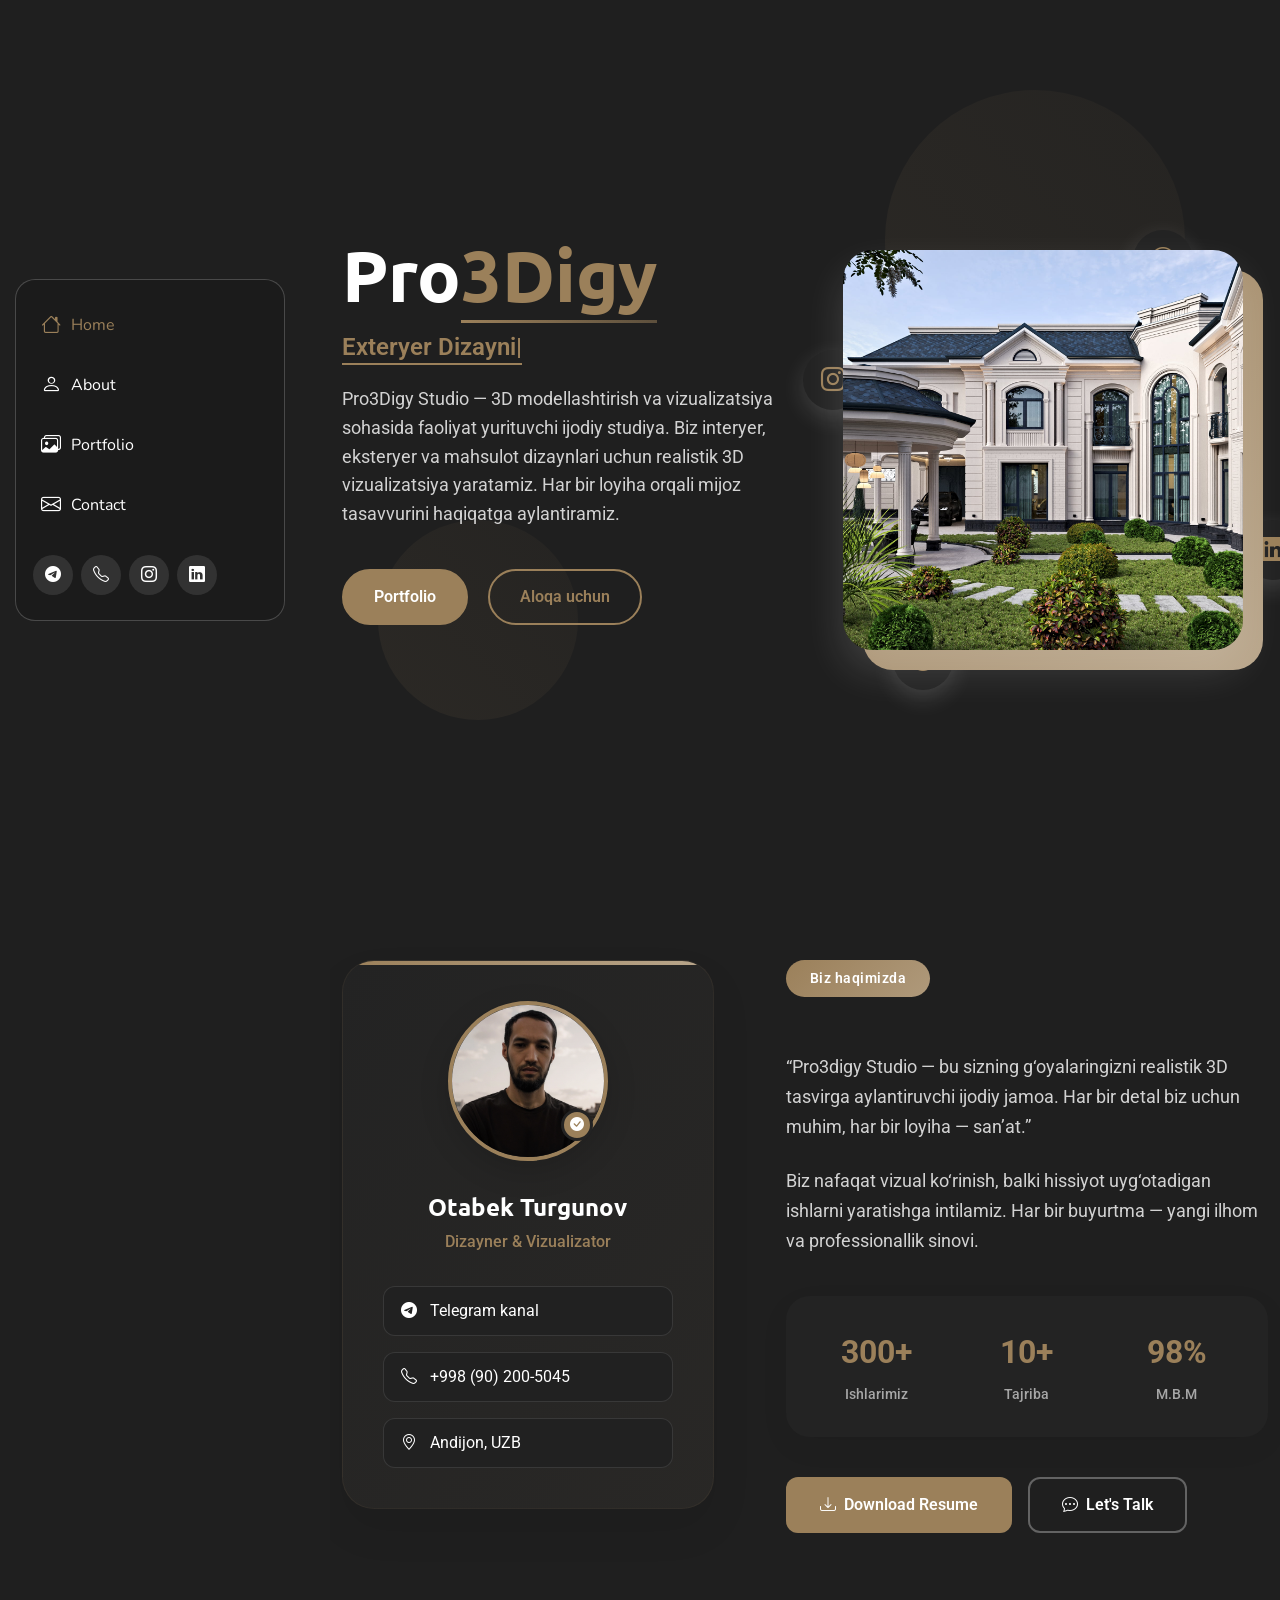
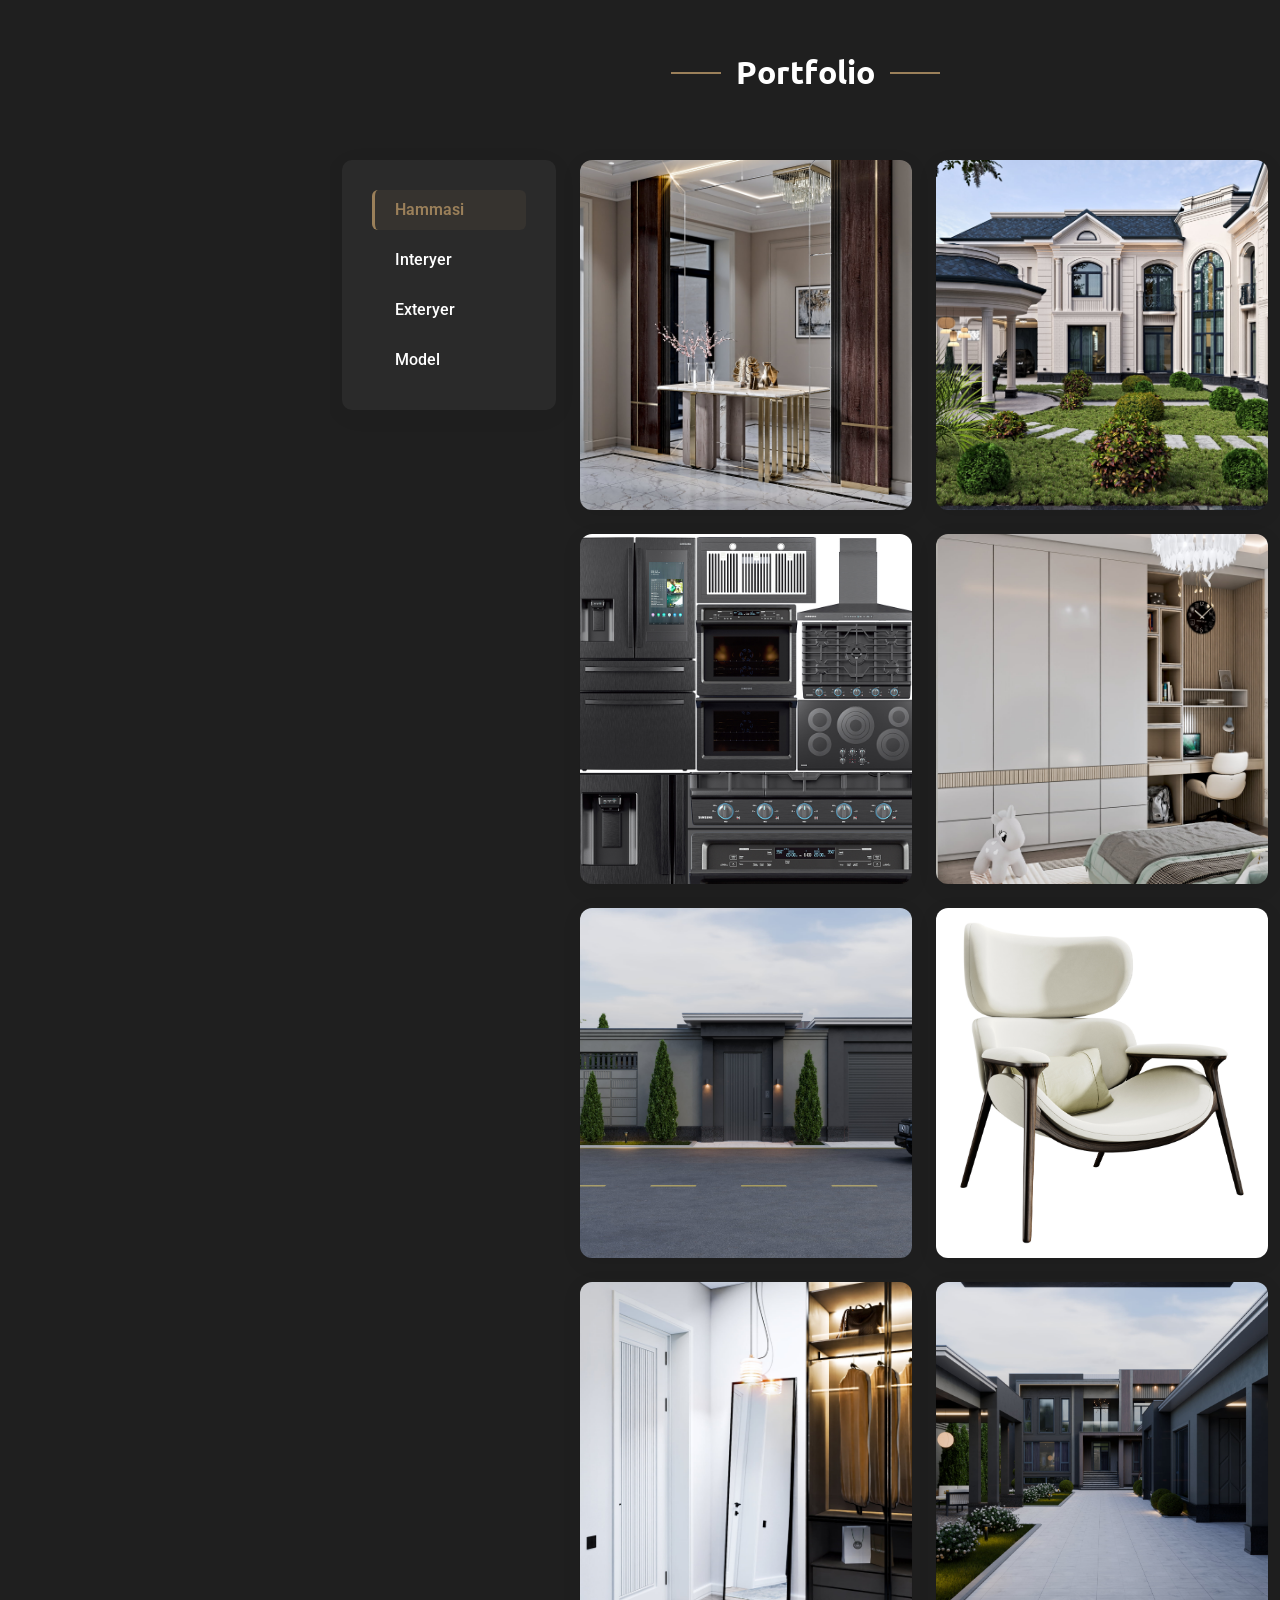
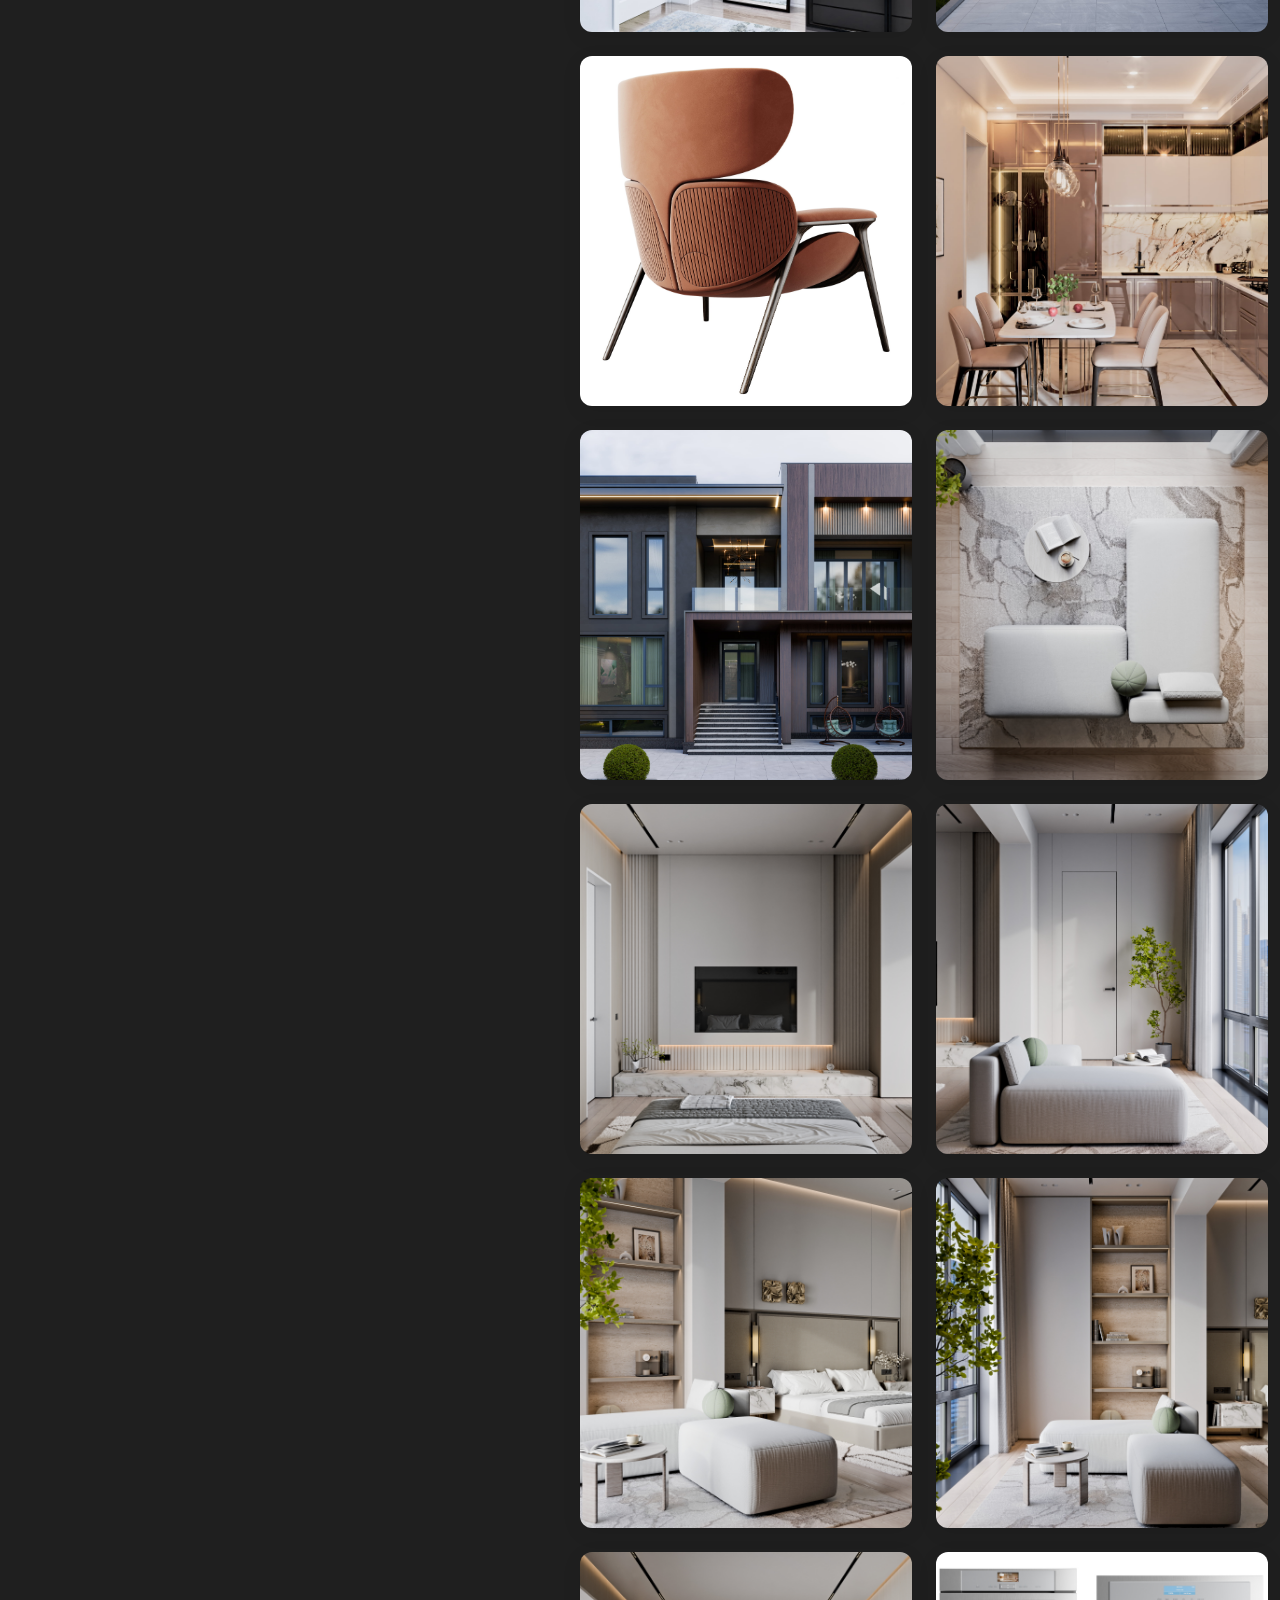
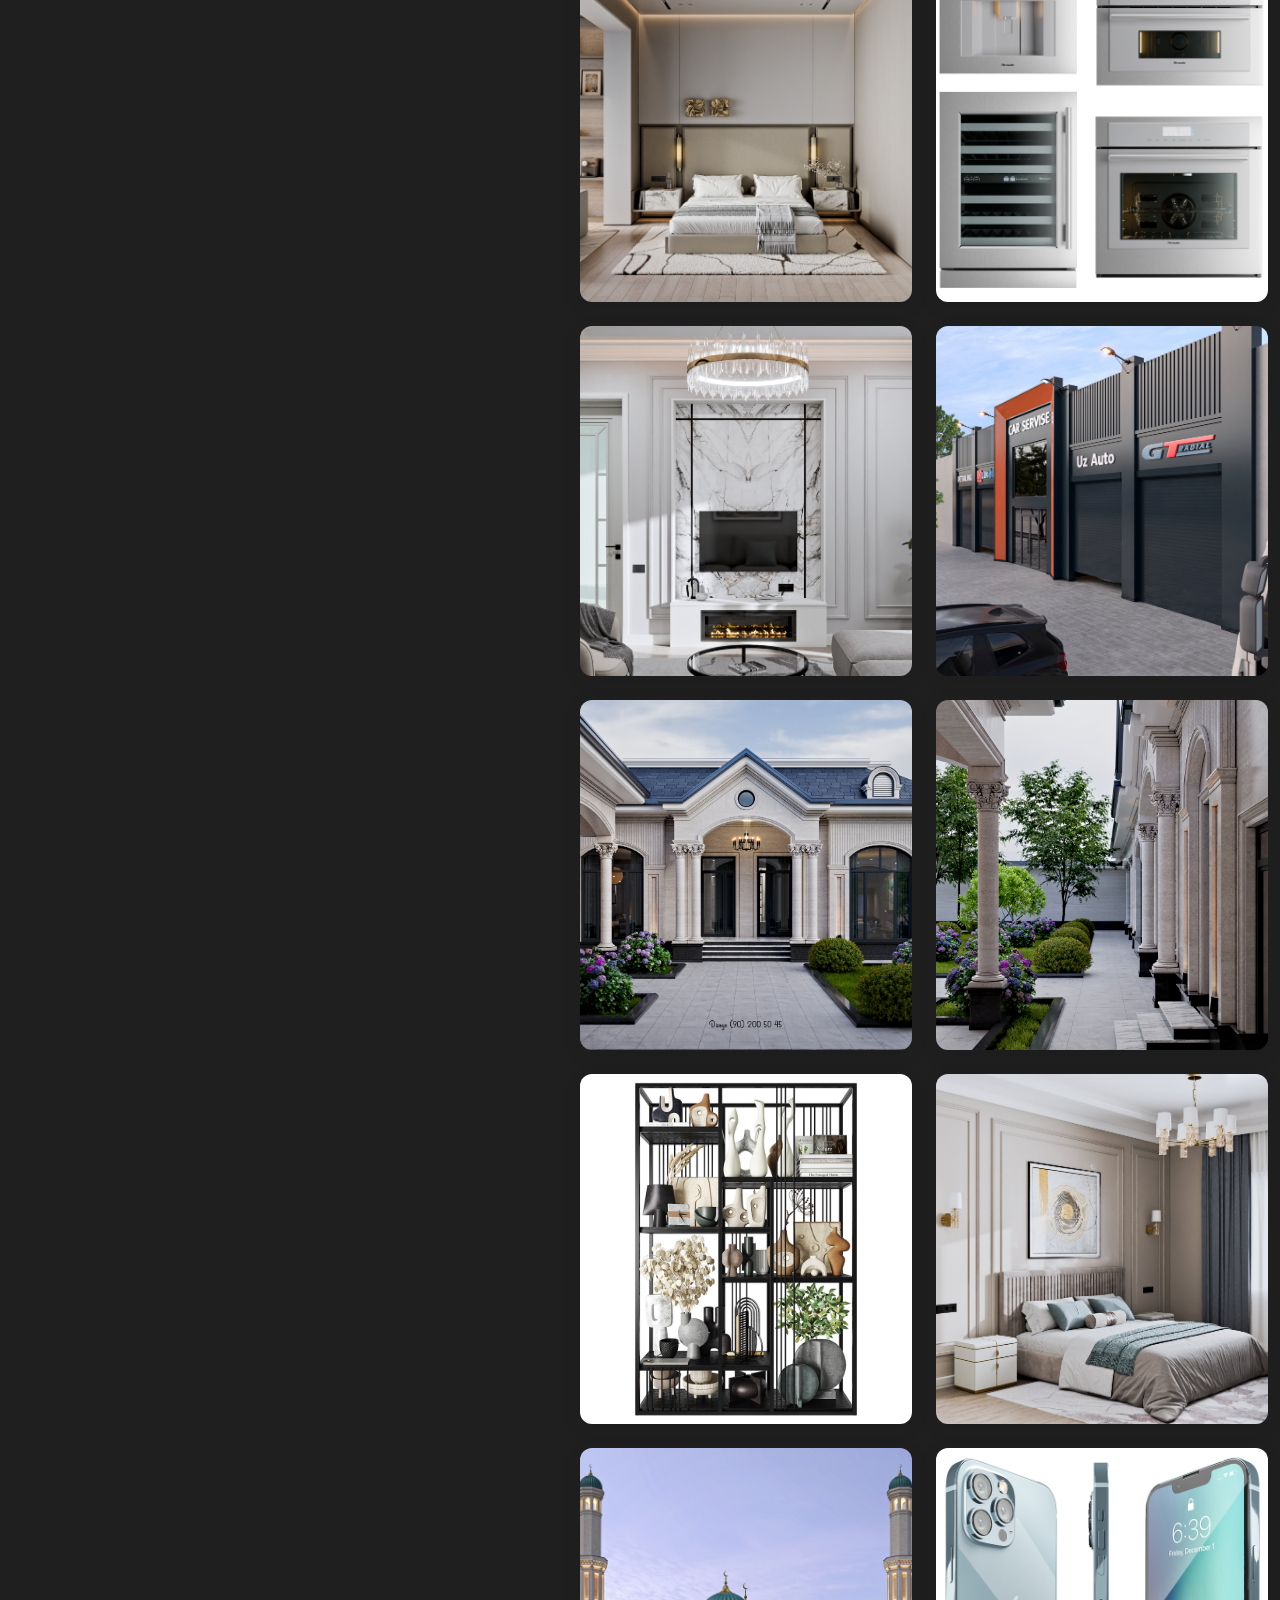
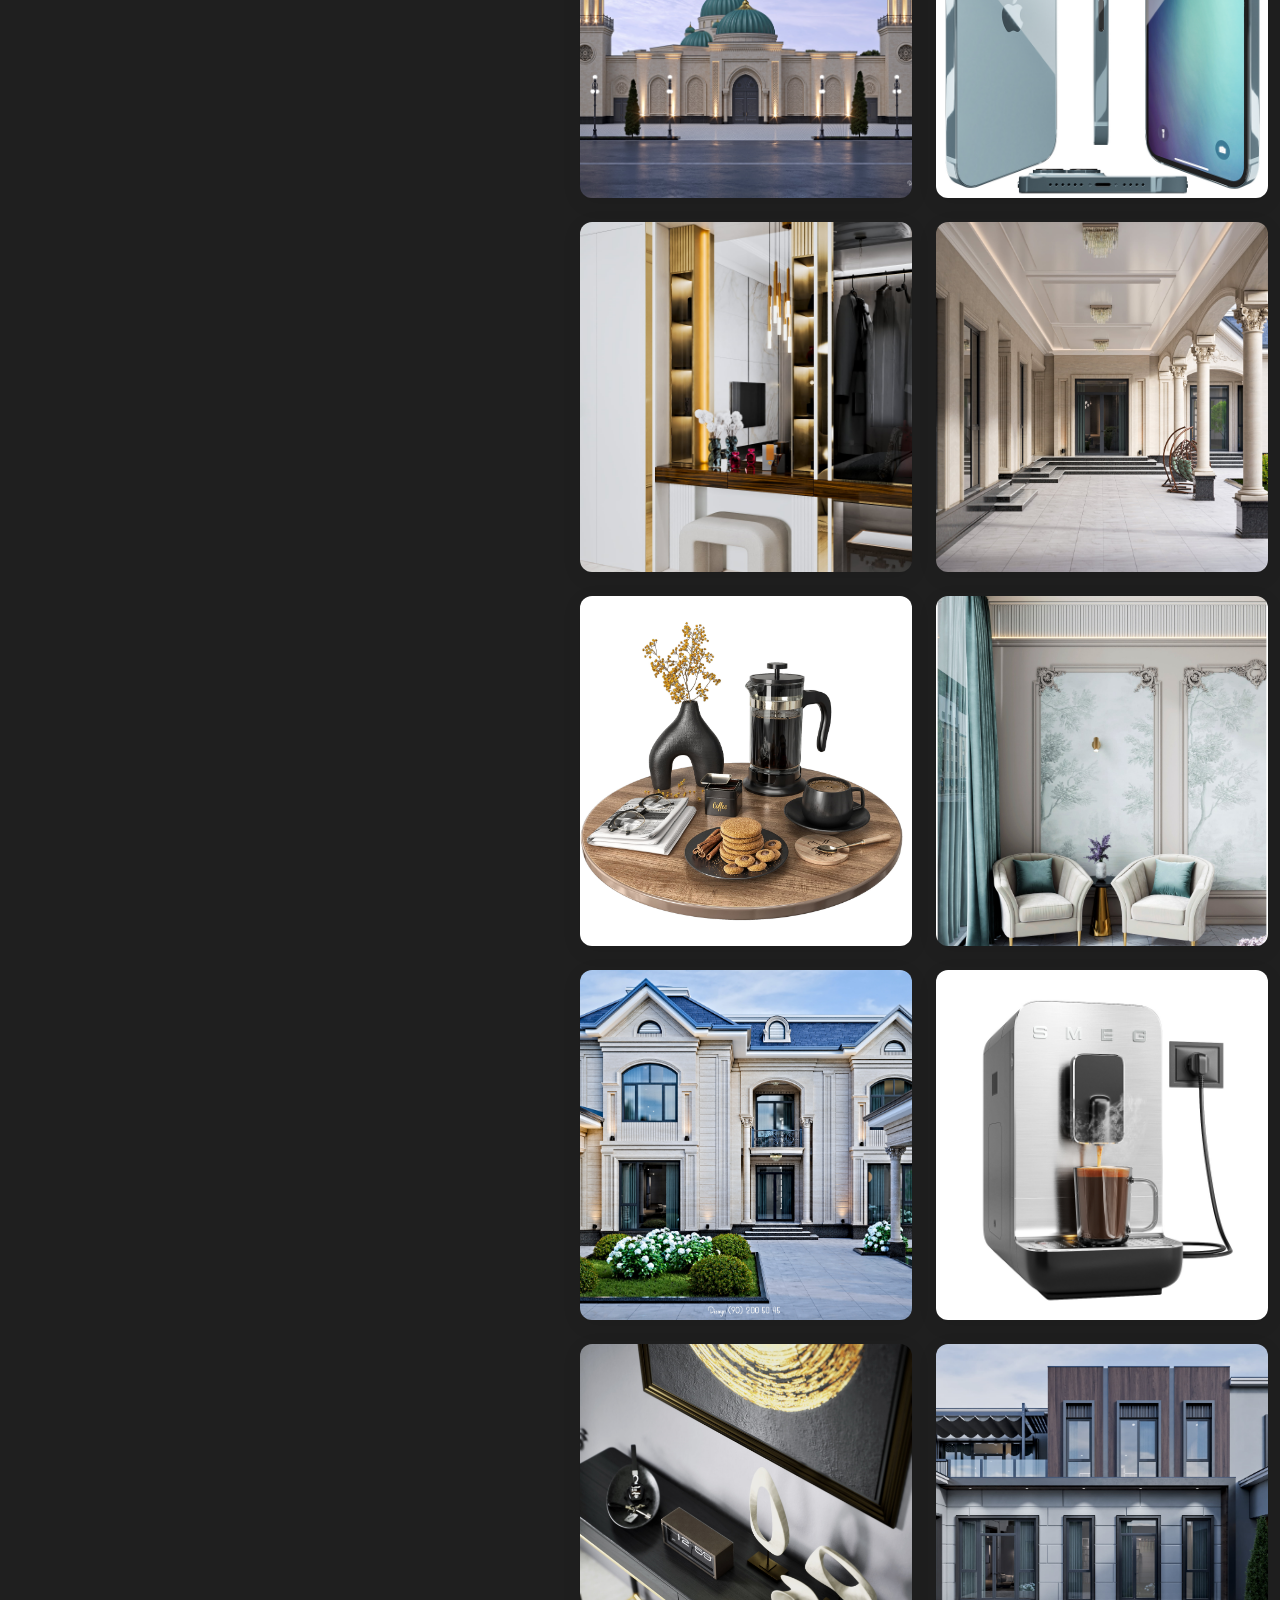
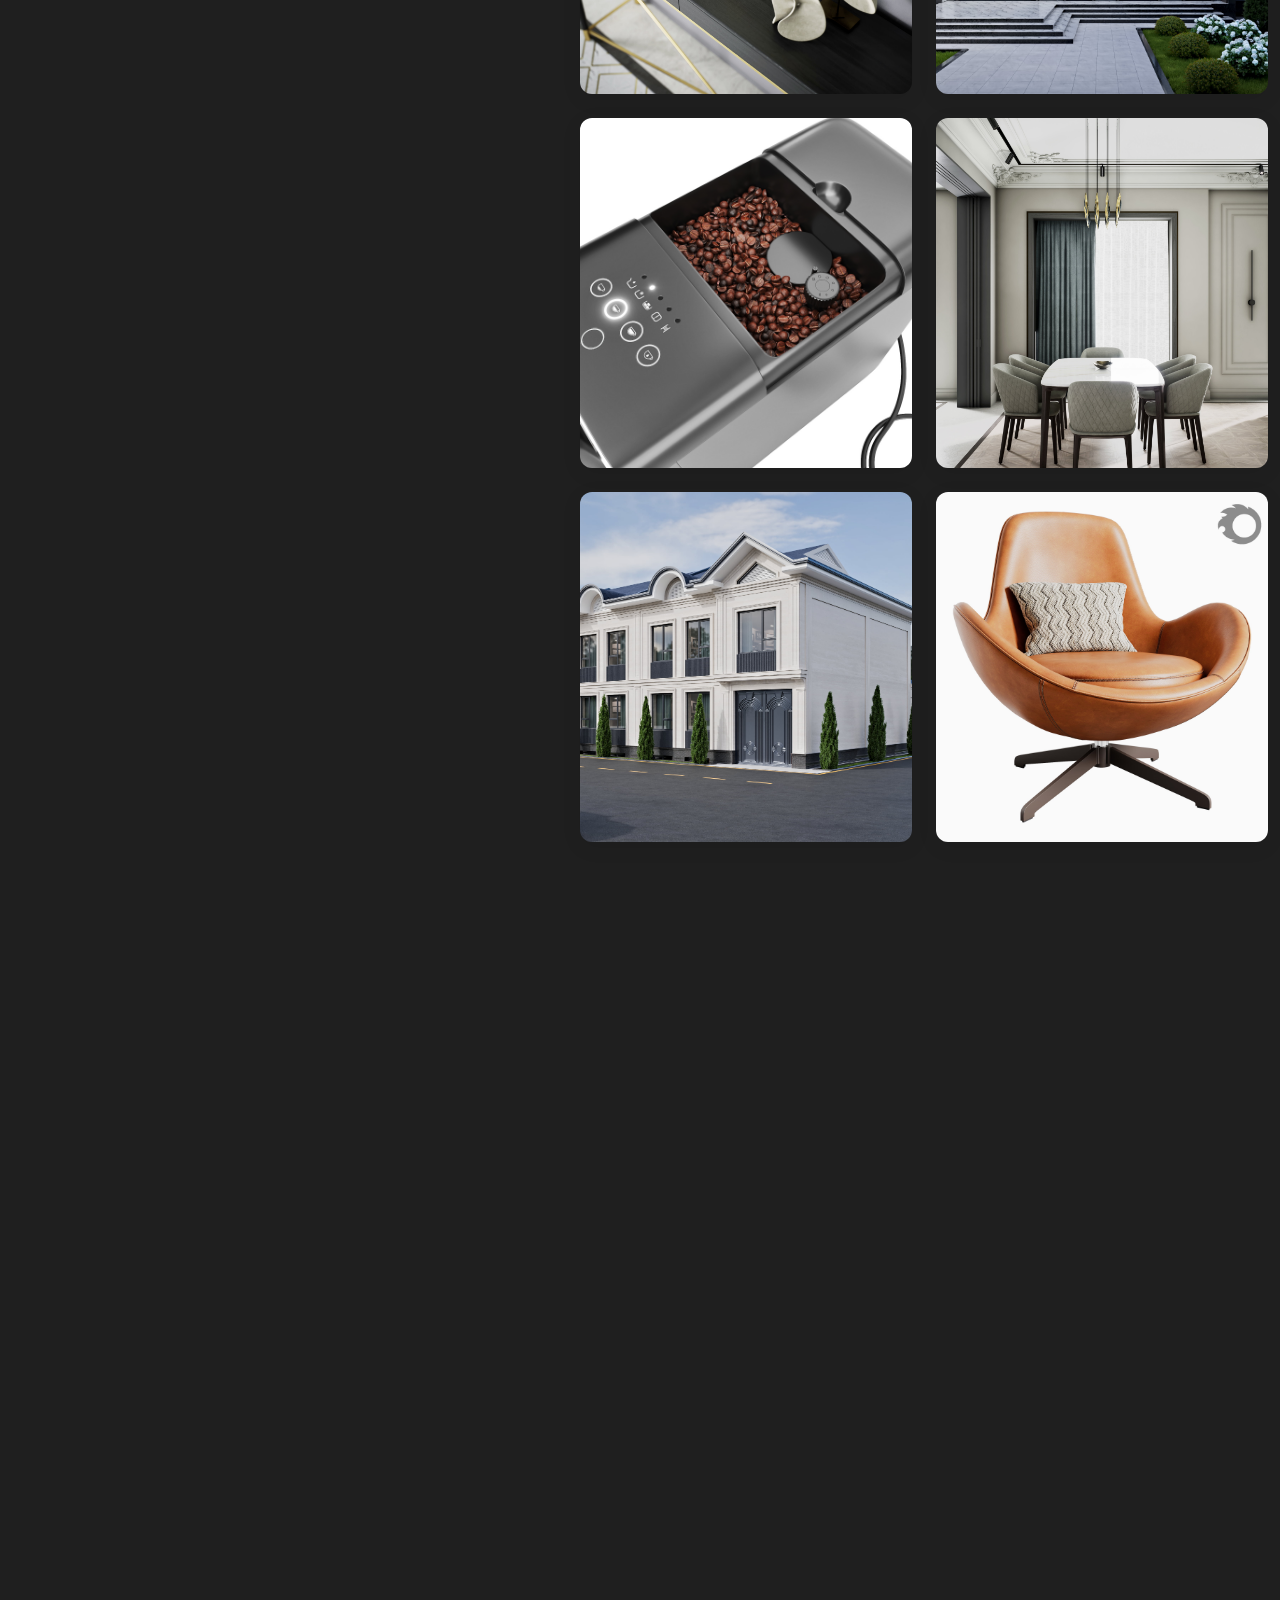
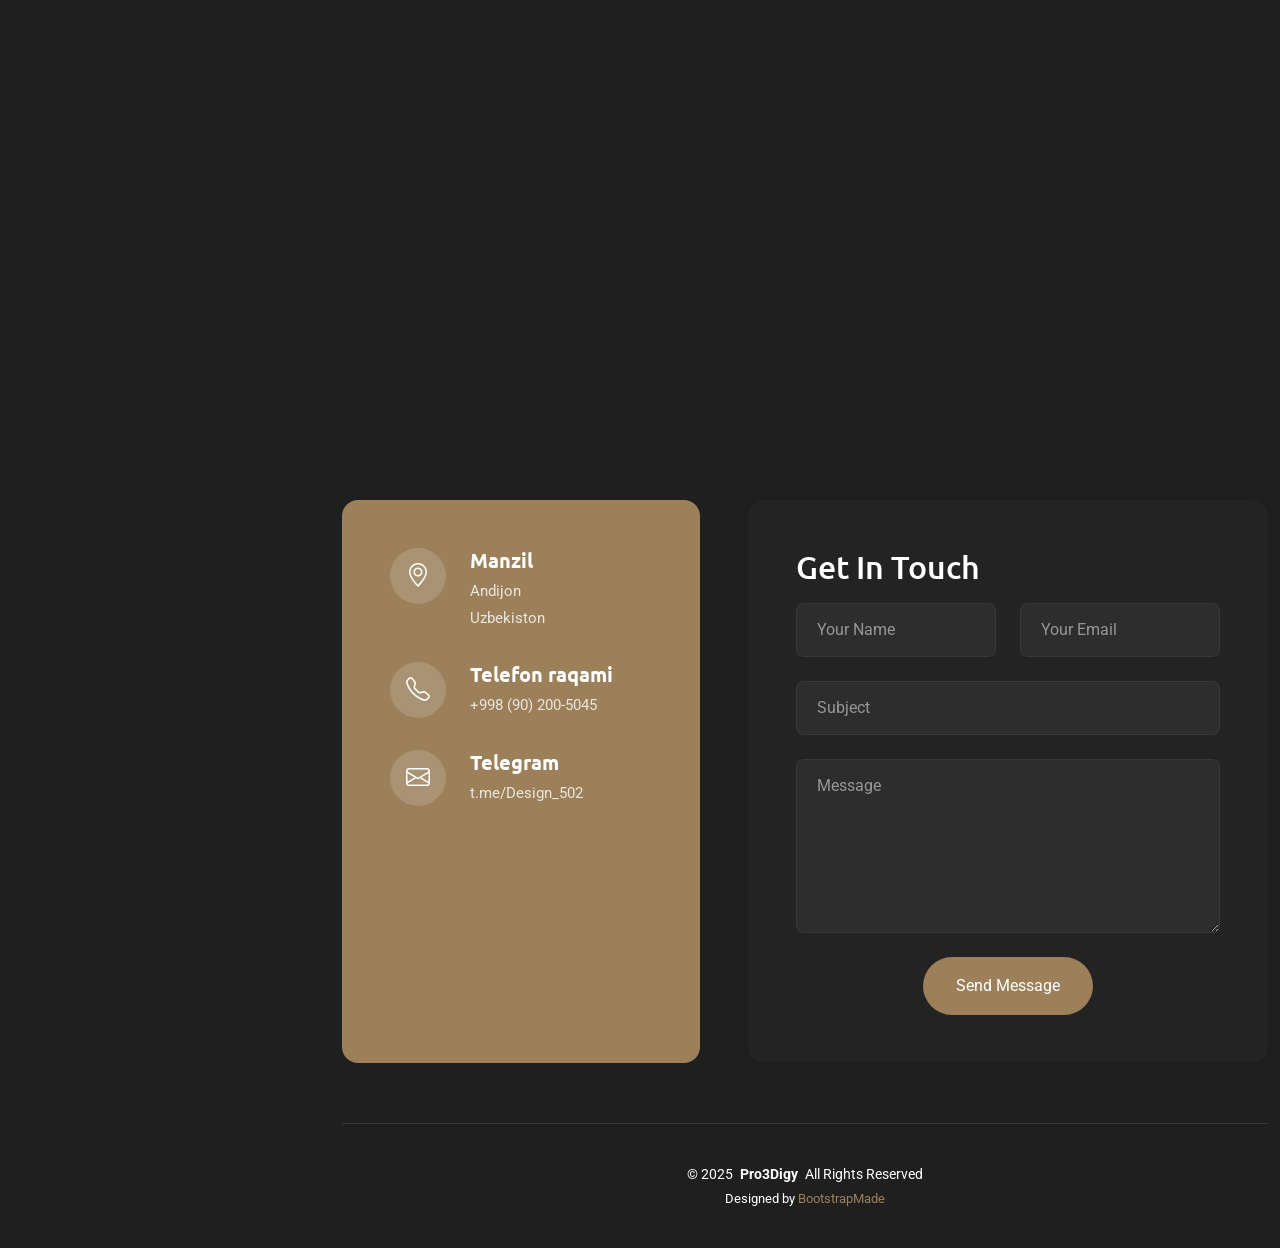
<file: index.html>
<!DOCTYPE html>
<html lang="en">

<head>
  <meta charset="utf-8">
  <meta content="width=device-width, initial-scale=1.0" name="viewport">
  <title>Studio-Pro3Digy</title>
  <meta name="description" content="">
  <meta name="keywords" content="">

  <!-- Favicons -->
  <link href="assets/img/favicon.png" rel="icon">
  <link href="assets/img/apple-touch-icon.png" rel="apple-touch-icon">

  <!-- Fonts -->
  <link href="https://fonts.googleapis.com" rel="preconnect">
  <link href="https://fonts.gstatic.com" rel="preconnect" crossorigin>
  <link href="https://fonts.googleapis.com/css2?family=Roboto:ital,wght@0,100;0,300;0,400;0,500;0,700;0,900;1,100;1,300;1,400;1,500;1,700;1,900&family=Ubuntu:ital,wght@0,300;0,400;0,500;0,700;1,300;1,400;1,500;1,700&family=Nunito:ital,wght@0,200;0,300;0,400;0,500;0,600;0,700;0,800;0,900;1,200;1,300;1,400;1,500;1,600;1,700;1,800;1,900&display=swap" rel="stylesheet">

  <!-- Vendor CSS Files -->
  <link href="assets/vendor/bootstrap/css/bootstrap.min.css" rel="stylesheet">
  <link href="assets/vendor/bootstrap-icons/bootstrap-icons.css" rel="stylesheet">
  <link href="assets/vendor/aos/aos.css" rel="stylesheet">
  <link href="assets/vendor/glightbox/css/glightbox.min.css" rel="stylesheet">
  <link href="assets/vendor/swiper/swiper-bundle.min.css" rel="stylesheet">

  <!-- Main CSS File -->
  <link href="assets/css/main.css" rel="stylesheet">

  <!-- =======================================================
  * Template Name: SnapFolio
  * Template URL: https://bootstrapmade.com/snapfolio-bootstrap-portfolio-template/
  * Updated: Jun 13 2025 with Bootstrap v5.3.6
  * Author: BootstrapMade.com
  * License: https://bootstrapmade.com/license/
  ======================================================== -->
</head>

<body class="index-page">

  <header id="header" class="header dark-background d-flex flex-column justify-content-center">
    <i class="header-toggle d-xl-none bi bi-list"></i>

    <div class="header-container d-flex flex-column align-items-start">
      <nav id="navmenu" class="navmenu">
        <ul>
          <li><a href="#hero" class="active"><i class="bi bi-house navicon"></i>Home</a></li>
          <li><a href="#about"><i class="bi bi-person navicon"></i> About</a></li>
          <li><a href="#portfolio"><i class="bi bi-images navicon"></i> Portfolio</a></li>
          <li><a href="#contact"><i class="bi bi-envelope navicon"></i> Contact</a></li>
        </ul>
      </nav>

      <div class="social-links text-center">
        <a href="https://t.me/Design_502" class="telegram"><i class="bi bi-telegram"></i></a>
        <a href="tel:+998902005045" class="phone-link"><i class="bi bi-telephone"></i></a>
        <a href="https://instagram.com/pro_3digy" class="instagram"><i class="bi bi-instagram"></i></a>
        <a href="https://www.linkedin.com/in/otabek-turg-unov-a90ba8286/" class="linkedin"><i class="bi bi-linkedin"></i></a>
      </div>

    </div>

  </header>

  <main class="main">

    <!-- Hero Section -->
    <section id="hero" class="hero section">

      <div class="background-elements">
        <div class="bg-circle circle-1"></div>
        <div class="bg-circle circle-2"></div>
      </div>

      <div class="hero-content">

        <div class="container">
          <div class="row align-items-center">

            <div class="col-lg-6" data-aos="fade-right" data-aos-delay="100">
              <div class="hero-text">
                <h1>Pro<span class="accent-text">3Digy</span></h1>
                <p class="lead"><span class="typed" data-typed-items="Interyer Dizayni, Exteryer Dizayni, 3D modellar, Vizualizatsiya"></span></p>
                <p class="description">Pro3Digy Studio — 3D modellashtirish va vizualizatsiya sohasida faoliyat yurituvchi ijodiy studiya.
                   Biz interyer, eksteryer va mahsulot dizaynlari uchun realistik 3D vizualizatsiya yaratamiz.
                   Har bir loyiha orqali mijoz tasavvurini haqiqatga aylantiramiz.</p>

                <div class="hero-actions">
                  <a href="#portfolio" class="btn btn-primary">Portfolio</a>
                  <a href="#contact" class="btn btn-outline">Aloqa uchun</a>
                </div>
              </div>
            </div>

            <div class="col-lg-6" data-aos="fade-left" data-aos-delay="200">
              <div class="hero-visual">
                <div class="profile-container">
                  <div class="profile-background"></div>
                  <img src="assets/img/person/Profil_a.png" alt="Otabek Turgunov" class="profile-image">
                  <div class="floating-elements">
                    <div class="floating-icon icon-1"><i class="bi bi-palette"></i></div>
                    <div class="floating-icon icon-2"><i class="bi bi-linkedin"></i></div>
                    <div class="floating-icon icon-3"><i class="bi bi-telegram"></i></div>
                    <div class="floating-icon icon-4"><i class="bi bi-instagram"></i></div>
                  </div>
                </div>
              </div>
            </div>

          </div>
        </div>
      </div>

    </section><!-- /Hero Section -->

    <!-- About Section -->
    <section id="about" class="about section">

      <div class="container" data-aos="fade-up" data-aos-delay="100">

        <div class="row">
          <div class="col-lg-5" data-aos="zoom-in" data-aos-delay="200">
            <div class="profile-card">
              <div class="profile-header">
                <div class="profile-image">
                  <img src="assets/img/person/Profil_b.png" alt="Otabek" class="img-fluid">
                </div>
                <div class="profile-badge">
                  <i class="bi bi-check-circle-fill"></i>
                </div>
              </div>

              <div class="profile-content">
                <h3>Otabek Turgunov</h3>
                <p class="profession">Dizayner &amp; Vizualizator</p>

                <div class="contact-links">
                  <a href="https://t.me/Pro3Digy" class="contact-item">
                    <i class="bi bi-telegram"></i>
                    Telegram kanal
                  </a>
                  <a class="contact-item">
                    <i class="bi bi-telephone"></i>
                    +998 (90) 200-5045
                  </a>
                  <a class="contact-item">
                    <i class="bi bi-geo-alt"></i>
                    Andijon, UZB
                  </a>
                </div>
              </div>
            </div>
          </div>

          <div class="col-lg-7" data-aos="fade-left" data-aos-delay="300">
            <div class="about-content">
              <div class="section-header">
                <span class="badge-text">Biz haqimizda</span>
              </div>

              <div class="description">
                <p>“Pro3digy Studio — bu sizning g‘oyalaringizni realistik 3D tasvirga aylantiruvchi ijodiy jamoa. Har bir detal biz uchun muhim, har bir loyiha — san’at.”</p>

                <p>Biz nafaqat vizual ko‘rinish, balki hissiyot uyg‘otadigan ishlarni yaratishga intilamiz. Har bir buyurtma — yangi ilhom va professionallik sinovi.</p>
              </div>

              <div class="stats-grid">
                <div class="stat-item">
                  <div class="stat-number">300+</div>
                  <div class="stat-label">Ishlarimiz</div>
                </div>
                <div class="stat-item">
                  <div class="stat-number">10+</div>
                  <div class="stat-label">Tajriba</div>
                </div>
                <div class="stat-item">
                  <div class="stat-number">98%</div>
                  <div class="stat-label">M.B.M</div> <!--keraksiz-->
                </div>
              </div>
              <div class="cta-section"> <!--keraksiz-->
                <a href="#" class="btn btn-primary">
                  <i class="bi bi-download"></i>
                  Download Resume
                </a>
                <a href="#" class="btn btn-outline">
                  <i class="bi bi-chat-dots"></i>
                  Let's Talk
                </a>
              </div>
            </div>
          </div>
        </div>

      </div>

    </section><!-- /About Section -->
      <!--================================================
                    Portfolio Section
        ================================================ -->
    <section id="portfolio" class="portfolio section">

      <!-- Section Title -->
      <div class="container section-title" data-aos="fade-up">
        <h2>Portfolio</h2>
      </div><!-- End Section Title -->

      <div class="container" data-aos="fade-up" data-aos-delay="100">

        <div class="isotope-layout" data-default-filter="*" data-layout="masonry" data-sort="original-order">

          <div class="row">
            <div class="col-lg-3 filter-sidebar">
              <div class="filters-wrapper" data-aos="fade-right" data-aos-delay="150">
                <ul class="portfolio-filters isotope-filters">
                  <li data-filter="*" class="filter-active">Hammasi</li>
                  <li data-filter=".filter-Interyer">Interyer</li>
                  <li data-filter=".filter-Exteryer">Exteryer</li>
                  <li data-filter=".filter-Model">Model</li>
                </ul>
              </div>
            </div>

            <div class="col-lg-9">
              <div class="row gy-4 portfolio-container isotope-container" data-aos="fade-up" data-aos-delay="200">

                <div class="col-lg-6 col-md-6 portfolio-item isotope-item filter-Interyer"> <!--Interyer uchun-->
                  <div class="portfolio-wrap">
                    <img src="assets/img/Interior/IHH (1).jpg" class="img-fluid" alt="Portfolio Image" loading="lazy">
                    <div class="portfolio-info">
                      <div class="content">
                        <span class="category">Interyer</span>
                       <div class="portfolio-links">
                          <a href="assets/img/Interior/IHH (1).jpg" class="glightbox"><i class="bi bi-plus-lg"></i></a>
                        </div>
                      </div>
                    </div>
                  </div>
                </div>     <!-- End Interyer End -->

                <div class="col-lg-6 col-md-6 portfolio-item isotope-item filter-Exteryer"> <!--Exteryer uchun-->
                  <div class="portfolio-wrap">
                    <img src="assets/img/Exterior/AA (1).jpg" class="img-fluid" alt="Portfolio Image" loading="lazy">
                    <div class="portfolio-info">
                      <div class="content">
                        <span class="category">Exteryer</span>
                        <div class="portfolio-links">
                          <a href="assets/img/Exterior/AA (1).jpg" class="glightbox" ><i class="bi bi-plus-lg"></i></a>
                          </div>
                      </div>
                    </div>
                  </div>
                </div>     <!-- End Exteryer End -->
 
                <div class="col-lg-6 col-md-6 portfolio-item isotope-item filter-Model">  <!--Model uchun-->
                  <div class="portfolio-wrap">
                    <img src="assets/img/Model/PM (1).jpg" class="img-fluid" alt="Portfolio Image" loading="lazy">
                    <div class="portfolio-info">
                      <div class="content">
                        <span class="category">Model</span>
                       <div class="portfolio-links">
                          <a href="assets/img/Model/PM (1).jpg" class="glightbox" ><i class="bi bi-plus-lg"></i></a>
                          </div>
                      </div>
                    </div>
                  </div>
                </div>      <!-- End Model End -->
              
                <div class="col-lg-6 col-md-6 portfolio-item isotope-item filter-Interyer"> <!--Interyer uchun-->
                  <div class="portfolio-wrap">
                    <img src="assets/img/Interior/IHH (2).jpg" class="img-fluid" alt="Portfolio Image" loading="lazy">
                    <div class="portfolio-info">
                      <div class="content">
                        <span class="category">Interyer</span>
                       <div class="portfolio-links">
                          <a href="assets/img/Interior/IHH (2).jpg" class="glightbox"><i class="bi bi-plus-lg"></i></a>
                        </div>
                      </div>
                    </div>
                  </div>
                </div>     <!-- End Interyer End -->

                <div class="col-lg-6 col-md-6 portfolio-item isotope-item filter-Exteryer"> <!--Exteryer uchun-->
                  <div class="portfolio-wrap">
                    <img src="assets/img/Exterior/CHU (1).jpg" class="img-fluid" alt="Portfolio Image" loading="lazy">
                    <div class="portfolio-info">
                      <div class="content">
                        <span class="category">Exteryer</span>
                        <div class="portfolio-links">
                          <a href="assets/img/Exterior/CHU (1).jpg" class="glightbox" ><i class="bi bi-plus-lg"></i></a>
                          </div>
                      </div>
                    </div>
                  </div>
                </div>     <!-- End Exteryer End -->
 
                <div class="col-lg-6 col-md-6 portfolio-item isotope-item filter-Model">  <!--Model uchun-->
                  <div class="portfolio-wrap">
                    <img src="assets/img/Model/PM (10).jpg" class="img-fluid" alt="Portfolio Image" loading="lazy">
                    <div class="portfolio-info">
                      <div class="content">
                        <span class="category">Model</span>
                       <div class="portfolio-links">
                          <a href="assets/img/Model/PM (10).jpg" class="glightbox" ><i class="bi bi-plus-lg"></i></a>
                          </div>
                      </div>
                    </div>
                  </div>
                </div>      <!-- End Model End -->

                <div class="col-lg-6 col-md-6 portfolio-item isotope-item filter-Interyer"> <!--Interyer uchun-->
                  <div class="portfolio-wrap">
                    <img src="assets/img/Interior/IHH (3).jpg" class="img-fluid" alt="Portfolio Image" loading="lazy">
                    <div class="portfolio-info">
                      <div class="content">
                        <span class="category">Interyer</span>
                       <div class="portfolio-links">
                          <a href="assets/img/Interior/IHH (3).jpg" class="glightbox" ><i class="bi bi-plus-lg"></i></a>
                        </div>
                      </div>
                    </div>
                  </div>
                </div>     <!-- End Interyer End -->

                <div class="col-lg-6 col-md-6 portfolio-item isotope-item filter-Exteryer"> <!--Exteryer uchun-->
                  <div class="portfolio-wrap">
                    <img src="assets/img/Exterior/CHU (2).jpg" class="img-fluid" alt="Portfolio Image" loading="lazy">
                    <div class="portfolio-info">
                      <div class="content">
                        <span class="category">Exteryer</span>
                        <div class="portfolio-links">
                          <a href="assets/img/Exterior/CHU (2).jpg" class="glightbox" ><i class="bi bi-plus-lg"></i></a>
                          </div>
                      </div>
                    </div>
                  </div>
                </div>     <!-- End Exteryer End -->
 
                <div class="col-lg-6 col-md-6 portfolio-item isotope-item filter-Model">  <!--Model uchun-->
                  <div class="portfolio-wrap">
                    <img src="assets/img/Model/PM (11).jpg" class="img-fluid" alt="Portfolio Image" loading="lazy">
                    <div class="portfolio-info">
                      <div class="content">
                        <span class="category">Model</span>
                       <div class="portfolio-links">
                          <a href="assets/img/Model/PM (11).jpg" class="glightbox" ><i class="bi bi-plus-lg"></i></a>
                          </div>
                      </div>
                    </div>
                  </div>
                </div>      <!-- End Model End -->

                <div class="col-lg-6 col-md-6 portfolio-item isotope-item filter-Interyer"> <!--Interyer uchun-->
                  <div class="portfolio-wrap">
                    <img src="assets/img/Interior/IHH (4).jpg" class="img-fluid" alt="Portfolio Image" loading="lazy">
                    <div class="portfolio-info">
                      <div class="content">
                        <span class="category">Interyer</span>
                       <div class="portfolio-links">
                          <a href="assets/img/Interior/IHH (4).jpg" class="glightbox" ><i class="bi bi-plus-lg"></i></a>
                        </div>
                      </div>
                    </div>
                  </div>
                </div>     <!-- End Interyer End -->

                <div class="col-lg-6 col-md-6 portfolio-item isotope-item filter-Exteryer"> <!--Exteryer uchun-->
                  <div class="portfolio-wrap">
                    <img src="assets/img/Exterior/CHU (3).jpg" class="img-fluid" alt="Portfolio Image" loading="lazy">
                    <div class="portfolio-info">
                      <div class="content">
                        <span class="category">Exteryer</span>
                        <div class="portfolio-links">
                          <a href="assets/img/Exterior/CHU (3).jpg" class="glightbox" ><i class="bi bi-plus-lg"></i></a>
                          </div>
                      </div>
                    </div>
                  </div>
                </div>     <!-- End Exteryer End -->

                <div class="col-lg-6 col-md-6 portfolio-item isotope-item filter-Interyer"> <!--Interyer uchun-->
                  <div class="portfolio-wrap">
                    <img src="assets/img/Interior/fs1 (1).jpg" class="img-fluid" alt="Portfolio Image" loading="lazy">
                    <div class="portfolio-info">
                      <div class="content">
                        <span class="category">Interyer</span>
                       <div class="portfolio-links">
                          <a href="assets/img/Interior/fs1 (1).jpg" class="glightbox"><i class="bi bi-plus-lg"></i></a>
                        </div>
                      </div>
                    </div>
                  </div>
                </div>     <!-- End Interyer End -->

                <div class="col-lg-6 col-md-6 portfolio-item isotope-item filter-Interyer"> <!--Interyer uchun-->
                  <div class="portfolio-wrap">
                    <img src="assets/img/Interior/fs1 (2).jpg" class="img-fluid" alt="Portfolio Image" loading="lazy">
                    <div class="portfolio-info">
                      <div class="content">
                        <span class="category">Interyer</span>
                       <div class="portfolio-links">
                          <a href="assets/img/Interior/fs1 (2).jpg" class="glightbox"><i class="bi bi-plus-lg"></i></a>
                        </div>
                      </div>
                    </div>
                  </div>
                </div>     <!-- End Interyer End -->

                <div class="col-lg-6 col-md-6 portfolio-item isotope-item filter-Interyer"> <!--Interyer uchun-->
                  <div class="portfolio-wrap">
                    <img src="assets/img/Interior/fs1 (3).jpg" class="img-fluid" alt="Portfolio Image" loading="lazy">
                    <div class="portfolio-info">
                      <div class="content">
                        <span class="category">Interyer</span>
                       <div class="portfolio-links">
                          <a href="assets/img/Interior/fs1 (3).jpg" class="glightbox"><i class="bi bi-plus-lg"></i></a>
                        </div>
                      </div>
                    </div>
                  </div>
                </div>     <!-- End Interyer End -->

                <div class="col-lg-6 col-md-6 portfolio-item isotope-item filter-Interyer"> <!--Interyer uchun-->
                  <div class="portfolio-wrap">
                    <img src="assets/img/Interior/fs1 (4).jpg" class="img-fluid" alt="Portfolio Image" loading="lazy">
                    <div class="portfolio-info">
                      <div class="content">
                        <span class="category">Interyer</span>
                       <div class="portfolio-links">
                          <a href="assets/img/Interior/fs1 (4).jpg" class="glightbox"><i class="bi bi-plus-lg"></i></a>
                        </div>
                      </div>
                    </div>
                  </div>
                </div>     <!-- End Interyer End -->

                <div class="col-lg-6 col-md-6 portfolio-item isotope-item filter-Interyer"> <!--Interyer uchun-->
                  <div class="portfolio-wrap">
                    <img src="assets/img/Interior/fs1 (5).jpg" class="img-fluid" alt="Portfolio Image" loading="lazy">
                    <div class="portfolio-info">
                      <div class="content">
                        <span class="category">Interyer</span>
                       <div class="portfolio-links">
                          <a href="assets/img/Interior/fs1 (5).jpg" class="glightbox"><i class="bi bi-plus-lg"></i></a>
                        </div>
                      </div>
                    </div>
                  </div>
                </div>     <!-- End Interyer End -->

                <div class="col-lg-6 col-md-6 portfolio-item isotope-item filter-Interyer"> <!--Interyer uchun-->
                  <div class="portfolio-wrap">
                    <img src="assets/img/Interior/fs1 (6).jpg" class="img-fluid" alt="Portfolio Image" loading="lazy">
                    <div class="portfolio-info">
                      <div class="content">
                        <span class="category">Interyer</span>
                       <div class="portfolio-links">
                          <a href="assets/img/Interior/fs1 (6).jpg" class="glightbox"><i class="bi bi-plus-lg"></i></a>
                        </div>
                      </div>
                    </div>
                  </div>
                </div>     <!-- End Interyer End -->
 
                <div class="col-lg-6 col-md-6 portfolio-item isotope-item filter-Model">  <!--Model uchun-->
                  <div class="portfolio-wrap">
                    <img src="assets/img/Model/PM (2).jpg" class="img-fluid" alt="Portfolio Image" loading="lazy">
                    <div class="portfolio-info">
                      <div class="content">
                        <span class="category">Model</span>
                       <div class="portfolio-links">
                          <a href="assets/img/Model/PM (2).jpg" class="glightbox" ><i class="bi bi-plus-lg"></i></a>
                          </div>
                      </div>
                    </div>
                  </div>
                </div>      <!-- End Model End -->

                <div class="col-lg-6 col-md-6 portfolio-item isotope-item filter-Interyer"> <!--Interyer uchun-->
                  <div class="portfolio-wrap">
                    <img src="assets/img/Interior/IHH (5).jpg" class="img-fluid" alt="Portfolio Image" loading="lazy">
                    <div class="portfolio-info">
                      <div class="content">
                        <span class="category">Interyer</span>
                       <div class="portfolio-links">
                          <a href="assets/img/Interior/IHH (4).jpg" class="glightbox" ><i class="bi bi-plus-lg"></i></a>
                        </div>
                      </div>
                    </div>
                  </div>
                </div>     <!-- End Interyer End -->

                <div class="col-lg-6 col-md-6 portfolio-item isotope-item filter-Exteryer"> <!--Exteryer uchun-->
                  <div class="portfolio-wrap">
                    <img src="assets/img/Exterior/FSH (1).jpg" class="img-fluid" alt="Portfolio Image" loading="lazy">
                    <div class="portfolio-info">
                      <div class="content">
                        <span class="category">Exteryer</span>
                        <div class="portfolio-links">
                          <a href="assets/img/Exterior/FSH (1).jpg" class="glightbox" ><i class="bi bi-plus-lg"></i></a>
                          </div>
                      </div>
                    </div>
                  </div>
                </div>     <!-- End Exteryer End -->

                <div class="col-lg-6 col-md-6 portfolio-item isotope-item filter-Exteryer"> <!--Exteryer uchun-->
                  <div class="portfolio-wrap">
                    <img src="assets/img/Exterior/hq1 (1).jpg" class="img-fluid" alt="Portfolio Image" loading="lazy">
                    <div class="portfolio-info">
                      <div class="content">
                        <span class="category">Exteryer</span>
                        <div class="portfolio-links">
                          <a href="assets/img/Exterior/hq1 (1).jpg" class="glightbox" ><i class="bi bi-plus-lg"></i></a>
                          </div>
                      </div>
                    </div>
                  </div>
                </div>     <!-- End Exteryer End -->

                          <div class="col-lg-6 col-md-6 portfolio-item isotope-item filter-Exteryer"> <!--Exteryer uchun-->
                  <div class="portfolio-wrap">
                    <img src="assets/img/Exterior/hq1 (2).jpg" class="img-fluid" alt="Portfolio Image" loading="lazy">
                    <div class="portfolio-info">
                      <div class="content">
                        <span class="category">Exteryer</span>
                        <div class="portfolio-links">
                          <a href="assets/img/Exterior/hq1 (2).jpg" class="glightbox" ><i class="bi bi-plus-lg"></i></a>
                          </div>
                      </div>
                    </div>
                  </div>
                </div>     <!-- End Exteryer End -->
 
                <div class="col-lg-6 col-md-6 portfolio-item isotope-item filter-Model">  <!--Model uchun-->
                  <div class="portfolio-wrap">
                    <img src="assets/img/Model/PM (3).jpg" class="img-fluid" alt="Portfolio Image" loading="lazy">
                    <div class="portfolio-info">
                      <div class="content">
                        <span class="category">Model</span>
                       <div class="portfolio-links">
                          <a href="assets/img/Model/PM (3).jpg" class="glightbox" ><i class="bi bi-plus-lg"></i></a>
                          </div>
                      </div>
                    </div>
                  </div>
                </div>      <!-- End Model End -->

                <div class="col-lg-6 col-md-6 portfolio-item isotope-item filter-Interyer"> <!--Interyer uchun-->
                  <div class="portfolio-wrap">
                    <img src="assets/img/Interior/IHH (6).jpg" class="img-fluid" alt="Portfolio Image" loading="lazy">
                    <div class="portfolio-info">
                      <div class="content">
                        <span class="category">Interyer</span>
                       <div class="portfolio-links">
                          <a href="assets/img/Interior/IHH (6).jpg" class="glightbox"><i class="bi bi-plus-lg"></i></a>
                        </div>
                      </div>
                    </div>
                  </div>
                </div>     <!-- End Interyer End -->

                <div class="col-lg-6 col-md-6 portfolio-item isotope-item filter-Exteryer"> <!--Exteryer uchun-->
                  <div class="portfolio-wrap">
                    <img src="assets/img/Exterior/MU (1).jpg" class="img-fluid" alt="Portfolio Image" loading="lazy">
                    <div class="portfolio-info">
                      <div class="content">
                        <span class="category">Exteryer</span>
                        <div class="portfolio-links">
                          <a href="assets/img/Exterior/MU (1).jpg" class="glightbox" ><i class="bi bi-plus-lg"></i></a>
                          </div>
                      </div>
                    </div>
                  </div>
                </div>     <!-- End Exteryer End -->
 
                <div class="col-lg-6 col-md-6 portfolio-item isotope-item filter-Model">  <!--Model uchun-->
                  <div class="portfolio-wrap">
                    <img src="assets/img/Model/PM (4).jpg" class="img-fluid" alt="Portfolio Image" loading="lazy">
                    <div class="portfolio-info">
                      <div class="content">
                        <span class="category">Model</span>
                       <div class="portfolio-links">
                          <a href="assets/img/Model/PM (4).jpg" class="glightbox" ><i class="bi bi-plus-lg"></i></a>
                          </div>
                      </div>
                    </div>
                  </div>
                </div>      <!-- End Model End -->
              
                <div class="col-lg-6 col-md-6 portfolio-item isotope-item filter-Interyer"> <!--Interyer uchun-->
                  <div class="portfolio-wrap">
                    <img src="assets/img/Interior/IHH (7).jpg" class="img-fluid" alt="Portfolio Image" loading="lazy">
                    <div class="portfolio-info">
                      <div class="content">
                        <span class="category">Interyer</span>
                       <div class="portfolio-links">
                          <a href="assets/img/Interior/IHH (7).jpg" class="glightbox"><i class="bi bi-plus-lg"></i></a>
                        </div>
                      </div>
                    </div>
                  </div>
                </div>     <!-- End Interyer End -->

                <div class="col-lg-6 col-md-6 portfolio-item isotope-item filter-Exteryer"> <!--Exteryer uchun-->
                  <div class="portfolio-wrap">
                    <img src="assets/img/Exterior/UHQ (1).jpg" class="img-fluid" alt="Portfolio Image" loading="lazy">
                    <div class="portfolio-info">
                      <div class="content">
                        <span class="category">Exteryer</span>
                        <div class="portfolio-links">
                          <a href="assets/img/Exterior/UHQ (1).jpg" class="glightbox" ><i class="bi bi-plus-lg"></i></a>
                          </div>
                      </div>
                    </div>
                  </div>
                </div>     <!-- End Exteryer End -->
 
                <div class="col-lg-6 col-md-6 portfolio-item isotope-item filter-Model">  <!--Model uchun-->
                  <div class="portfolio-wrap">
                    <img src="assets/img/Model/PM (5).jpg" class="img-fluid" alt="Portfolio Image" loading="lazy">
                    <div class="portfolio-info">
                      <div class="content">
                        <span class="category">Model</span>
                       <div class="portfolio-links">
                          <a href="assets/img/Model/PM (5).jpg" class="glightbox" ><i class="bi bi-plus-lg"></i></a>
                          </div>
                      </div>
                    </div>
                  </div>
                </div>      <!-- End Model End -->

                <div class="col-lg-6 col-md-6 portfolio-item isotope-item filter-Interyer"> <!--Interyer uchun-->
                  <div class="portfolio-wrap">
                    <img src="assets/img/Interior/IST (1).jpg" class="img-fluid" alt="Portfolio Image" loading="lazy">
                    <div class="portfolio-info">
                      <div class="content">
                        <span class="category">Interyer</span>
                       <div class="portfolio-links">
                          <a href="assets/img/Interior/IST (1).jpg" class="glightbox" ><i class="bi bi-plus-lg"></i></a>
                        </div>
                      </div>
                    </div>
                  </div>
                </div>     <!-- End Interyer End -->

                <div class="col-lg-6 col-md-6 portfolio-item isotope-item filter-Exteryer"> <!--Exteryer uchun-->
                  <div class="portfolio-wrap">
                    <img src="assets/img/Exterior/UHQ (3).jpg" class="img-fluid" alt="Portfolio Image" loading="lazy">
                    <div class="portfolio-info">
                      <div class="content">
                        <span class="category">Exteryer</span>
                        <div class="portfolio-links">
                          <a href="assets/img/Exterior/UHQ (3).jpg" class="glightbox" ><i class="bi bi-plus-lg"></i></a>
                          </div>
                      </div>
                    </div>
                  </div>
                </div>     <!-- End Exteryer End -->
 
                <div class="col-lg-6 col-md-6 portfolio-item isotope-item filter-Model">  <!--Model uchun-->
                  <div class="portfolio-wrap">
                    <img src="assets/img/Model//PM (6).jpg" class="img-fluid" alt="Portfolio Image" loading="lazy">
                    <div class="portfolio-info">
                      <div class="content">
                        <span class="category">Model</span>
                       <div class="portfolio-links">
                          <a href="assets/img/Model/PM (6).jpg" class="glightbox" ><i class="bi bi-plus-lg"></i></a>
                          </div>
                      </div>
                    </div>
                  </div>
                </div>      <!-- End Model End -->

                <div class="col-lg-6 col-md-6 portfolio-item isotope-item filter-Interyer"> <!--Interyer uchun-->
                  <div class="portfolio-wrap">
                    <img src="assets/img/Interior/S_R_ 2.jpg" class="img-fluid" alt="Portfolio Image" loading="lazy">
                    <div class="portfolio-info">
                      <div class="content">
                        <span class="category">Interyer</span>
                       <div class="portfolio-links">
                          <a href="assets/img/Interior/S_R_ 2.jpg" class="glightbox" ><i class="bi bi-plus-lg"></i></a>
                        </div>
                      </div>
                    </div>
                  </div>
                </div>     <!-- End Interyer End -->

                <div class="col-lg-6 col-md-6 portfolio-item isotope-item filter-Exteryer"> <!--Exteryer uchun-->
                  <div class="portfolio-wrap">
                    <img src="assets/img/Exterior/VI (1).jpg" class="img-fluid" alt="Portfolio Image" loading="lazy">
                    <div class="portfolio-info">
                      <div class="content">
                        <span class="category">Exteryer</span>
                        <div class="portfolio-links">
                          <a href="assets/img/Exterior/VI (1).jpg" class="glightbox" ><i class="bi bi-plus-lg"></i></a>
                          </div>
                      </div>
                    </div>
                  </div>
                </div>     <!-- End Exteryer End -->
 
                <div class="col-lg-6 col-md-6 portfolio-item isotope-item filter-Model">  <!--Model uchun-->
                  <div class="portfolio-wrap">
                    <img src="assets/img/Model/PM (7).jpg" class="img-fluid" alt="Portfolio Image" loading="lazy">
                    <div class="portfolio-info">
                      <div class="content">
                        <span class="category">Model</span>
                       <div class="portfolio-links">
                          <a href="assets/img/Model/PM (7).jpg" class="glightbox" ><i class="bi bi-plus-lg"></i></a>
                          </div>
                      </div>
                    </div>
                  </div>
                </div>      <!-- End Model End -->

                <div class="col-lg-6 col-md-6 portfolio-item isotope-item filter-Interyer"> <!--Interyer uchun-->
                  <div class="portfolio-wrap">
                    <img src="assets/img/Interior/S_R_ 3.jpg" class="img-fluid" alt="Portfolio Image" loading="lazy">
                    <div class="portfolio-info">
                      <div class="content">
                        <span class="category">Interyer</span>
                       <div class="portfolio-links">
                          <a href="assets/img/Interior/S_R_ 3.jpg" class="glightbox" ><i class="bi bi-plus-lg"></i></a>
                        </div>
                      </div>
                    </div>
                  </div>
                </div>     <!-- End Interyer End -->

                <div class="col-lg-6 col-md-6 portfolio-item isotope-item filter-Exteryer"> <!--Exteryer uchun-->
                  <div class="portfolio-wrap">
                    <img src="assets/img/Exterior/VI (2).jpg" class="img-fluid" alt="Portfolio Image" loading="lazy">
                    <div class="portfolio-info">
                      <div class="content">
                        <span class="category">Exteryer</span>
                        <div class="portfolio-links">
                          <a href="assets/img/Exterior/VI (2).jpg" class="glightbox" ><i class="bi bi-plus-lg"></i></a>
                          </div>
                      </div>
                    </div>
                  </div>
                </div>     <!-- End Exteryer End -->
 
                <div class="col-lg-6 col-md-6 portfolio-item isotope-item filter-Model">  <!--Model uchun-->
                  <div class="portfolio-wrap">
                    <img src="assets/img/Model//PM (8).jpg" class="img-fluid" alt="Portfolio Image" loading="lazy">
                    <div class="portfolio-info">
                      <div class="content">
                        <span class="category">Model</span>
                       <div class="portfolio-links">
                          <a href="assets/img/Model/PM (8).jpg" class="glightbox" ><i class="bi bi-plus-lg"></i></a>
                          </div>
                      </div>
                    </div>
                  </div>
                </div>      <!-- End Model End -->

              </div><!-- End Portfolio Container -->
            </div>
          </div>

        </div>

      </div>

    </section>
    <!--================================================
                    End Portfolio Section
        ================================================ -->

    <!-- Skills Section -->
    <section id="skills" class="skills section">
            <!-- Section Title -->
      <div class="container section-title" data-aos="fade-up">
        <h2>Malakalar</h2>
      </div><!-- End Section Title -->
      <div class="container" data-aos="fade-up" data-aos-delay="100">
        <div class="row">
          <div class="col-lg-6">
            <div class="skills-category" data-aos="fade-up" data-aos-delay="200">
              <h3>Chizma</h3>
              <div class="skills-animation">
                <div class="skill-item">
                  <div class="d-flex justify-content-between align-items-center">
                    <h4>Auto Cad</h4>
                    <span class="skill-percentage">55%</span>
                  </div>
                  <div class="progress">
                    <div class="progress-bar" role="progressbar" aria-valuenow="50" aria-valuemin="0" aria-valuemax="100"></div>
                  </div>
                  <div class="skill-tooltip">Loyiha 2d chizmasini chizish uchun (pullik dastur)</div>
                </div>

                <div class="skill-item">
                  <div class="d-flex justify-content-between align-items-center">
                    <h4>Corel Draw</h4>
                    <span class="skill-percentage">55%</span>
                  </div>
                  <div class="progress">
                    <div class="progress-bar" role="progressbar" aria-valuenow="55" aria-valuemin="0" aria-valuemax="100"></div>
                  </div>
                  <div class="skill-tooltip">Loyiha 2d chizmasini chizish uchun (pullik dastur)</div>
                </div>

                <div class="skill-item">
                  <div class="d-flex justify-content-between align-items-center">
                    <h4>Inkscape</h4>
                    <span class="skill-percentage">80%</span>
                  </div>
                  <div class="progress">
                    <div class="progress-bar" role="progressbar" aria-valuenow="80" aria-valuemin="0" aria-valuemax="100"></div>
                  </div>
                  <div class="skill-tooltip">Loyiha 2d chizmasini chizish uchun (tekin dastur)</div>
                </div>
              </div>
            </div><!-- End Frontend Skills -->
          </div>

          <div class="col-lg-6">
            <div class="skills-category" data-aos="fade-up" data-aos-delay="300">
              <h3>3D Modellash</h3>
              <div class="skills-animation">
                <div class="skill-item">
                  <div class="d-flex justify-content-between align-items-center">
                    <h4>3DS Max</h4>
                    <span class="skill-percentage">85%</span>
                  </div>
                  <div class="progress">
                    <div class="progress-bar" role="progressbar" aria-valuenow="85" aria-valuemin="0" aria-valuemax="100"></div>
                  </div>
                  <div class="skill-tooltip">Loyihani 3d model(maket)ini yasash uchun (pullik dastur)</div>
                </div>

                <div class="skill-item">
                  <div class="d-flex justify-content-between align-items-center">
                    <h4>Blender</h4>
                    <span class="skill-percentage">70%</span>
                  </div>
                  <div class="progress">
                    <div class="progress-bar" role="progressbar" aria-valuenow="70" aria-valuemin="0" aria-valuemax="100"></div>
                  </div>
                  <div class="skill-tooltip">Loyihani 3d model(maket)ini yasash uchun (Tekin dastur)</div>
                </div>
              </div>
            </div><!-- End Backend Skills -->
          </div>
          <div class="col-lg-6">
            <div class="skills-category" data-aos="fade-up" data-aos-delay="300">
              <h3>Vizualizatsiya</h3>
              <div class="skills-animation">
                <div class="skill-item">
                  <div class="d-flex justify-content-between align-items-center">
                    <h4>Corona Render</h4>
                    <span class="skill-percentage">95%</span>
                  </div>
                  <div class="progress">
                    <div class="progress-bar" role="progressbar" aria-valuenow="95" aria-valuemin="0" aria-valuemax="100"></div>
                  </div>
                  <div class="skill-tooltip">Tayyor bolgan modelni real ko'rinishga keltirish uchun (pullik dastur)</div>
                </div>

                <div class="skill-item">
                  <div class="d-flex justify-content-between align-items-center">
                    <h4>Cycles</h4>
                    <span class="skill-percentage">90%</span>
                  </div>
                  <div class="progress">
                    <div class="progress-bar" role="progressbar" aria-valuenow="90" aria-valuemin="0" aria-valuemax="100"></div>
                  </div>
                  <div class="skill-tooltip">Tayyor bolgan modelni real ko'rinishga keltirish uchun  (tekin dastur)</div>
                </div>

                <div class="skill-item">
                  <div class="d-flex justify-content-between align-items-center">
                    <h4>Unreal engine</h4>
                    <span class="skill-percentage">55%</span>
                  </div>
                  <div class="progress">
                    <div class="progress-bar" role="progressbar" aria-valuenow="55" aria-valuemin="0" aria-valuemax="100"></div>
                  </div>
                  <div class="skill-tooltip">Tayyor bolgan modelni real ko'rinishga va video shakliga keltirish uchun (tekin dastur)</div>
                </div>
              </div>
            </div><!-- End Backend Skills -->
          </div>
        </div>

      </div>

    </section><!-- /Skills Section -->



    <!-- Contact Section -->
    <section id="contact" class="contact section">

      <!-- Section Title -->
      <div class="container section-title" data-aos="fade-up">
        <h2>Aloqa uchun</h2>
        
      </div><!-- End Section Title -->

      <div class="container">

        <div class="row g-4 g-lg-5">
          <div class="col-lg-5">
            <div class="info-box">
              
              <div class="info-item">
                <div class="icon-box">
                  <i class="bi bi-geo-alt"></i>
                </div>
                <div class="content">
                  <h4>Manzil</h4>
                  <p>Andijon</p>
                  <p>Uzbekiston</p>
                </div>
              </div>

              <div class="info-item">
                <div class="icon-box">
                  <i class="bi bi-telephone"></i>
                </div>
                <div class="content">
                  <h4>Telefon raqami</h4>
                  <p>+998 (90) 200-5045</p>
                
                </div>
              </div>

              <div class="info-item">
                <div class="icon-box">
                  <i class="bi bi-envelope"></i>
                </div>
                <div class="content">
                  <h4>Telegram</h4>
                  <p>t.me/Design_502</p>
                
                </div>
              </div>
            </div>
          </div>

          <div class="col-lg-7"> <!--kerakmas-->
            <div class="contact-form">
              <h3>Get In Touch</h3>

              <form action="forms/contact.php" method="post" class="php-email-form">
                <div class="row gy-4">

                  <div class="col-md-6">
                    <input type="text" name="name" class="form-control" placeholder="Your Name" required="">
                  </div>

                  <div class="col-md-6 ">
                    <input type="email" class="form-control" name="email" placeholder="Your Email" required="">
                  </div>

                  <div class="col-12">
                    <input type="text" class="form-control" name="subject" placeholder="Subject" required="">
                  </div>

                  <div class="col-12">
                    <textarea class="form-control" name="message" rows="6" placeholder="Message" required=""></textarea>
                  </div>

                  <div class="col-12 text-center">
                    <div class="loading">Loading</div>
                    <div class="error-message"></div>
                    <div class="sent-message">Your message has been sent. Thank you!</div>

                    <button type="submit" class="btn">Send Message</button>
                  </div>

                </div>
              </form>

            </div>
          </div>

        </div>

      </div>

    </section><!-- /Contact Section -->

  </main>

  <footer id="footer" class="footer position-relative">

    <div class="container">
      <div class="copyright text-center ">
        <p>© <span>2025</span> <strong class="px-1 sitename">Pro3Digy</strong> <span>All Rights Reserved</span></p>
      </div>
      <div class="credits">
        <!-- All the links in the footer should remain intact. -->
        <!-- You can delete the links only if you've purchased the pro version. -->
        <!-- Licensing information: https://bootstrapmade.com/license/ -->
        <!-- Purchase the pro version with working PHP/AJAX contact form: [buy-url] -->
        Designed by <a href="https://bootstrapmade.com/">BootstrapMade</a>
      </div>
    </div>

  </footer>

  <!-- Scroll Top -->
  <a href="#" id="scroll-top" class="scroll-top d-flex align-items-center justify-content-center"><i class="bi bi-arrow-up-short"></i></a>

  <!-- Preloader -->
  <div id="preloader"></div>

  <!-- Vendor JS Files -->
  <script src="assets/vendor/bootstrap/js/bootstrap.bundle.min.js"></script>
  <script src="assets/vendor/php-email-form/validate.js"></script>
  <script src="assets/vendor/aos/aos.js"></script>
  <script src="assets/vendor/typed.js/typed.umd.js"></script>
  <script src="assets/vendor/purecounter/purecounter_vanilla.js"></script>
  <script src="assets/vendor/waypoints/noframework.waypoints.js"></script>
  <script src="assets/vendor/isotope-layout/isotope.pkgd.min.js"></script>
  <script src="assets/vendor/imagesloaded/imagesloaded.pkgd.min.js"></script>
  <script src="assets/vendor/glightbox/js/glightbox.min.js"></script>
  <script src="assets/vendor/swiper/swiper-bundle.min.js"></script>

  <!-- Main JS File -->
  <script src="assets/js/main.js"></script>

</body>

</html>
</file>
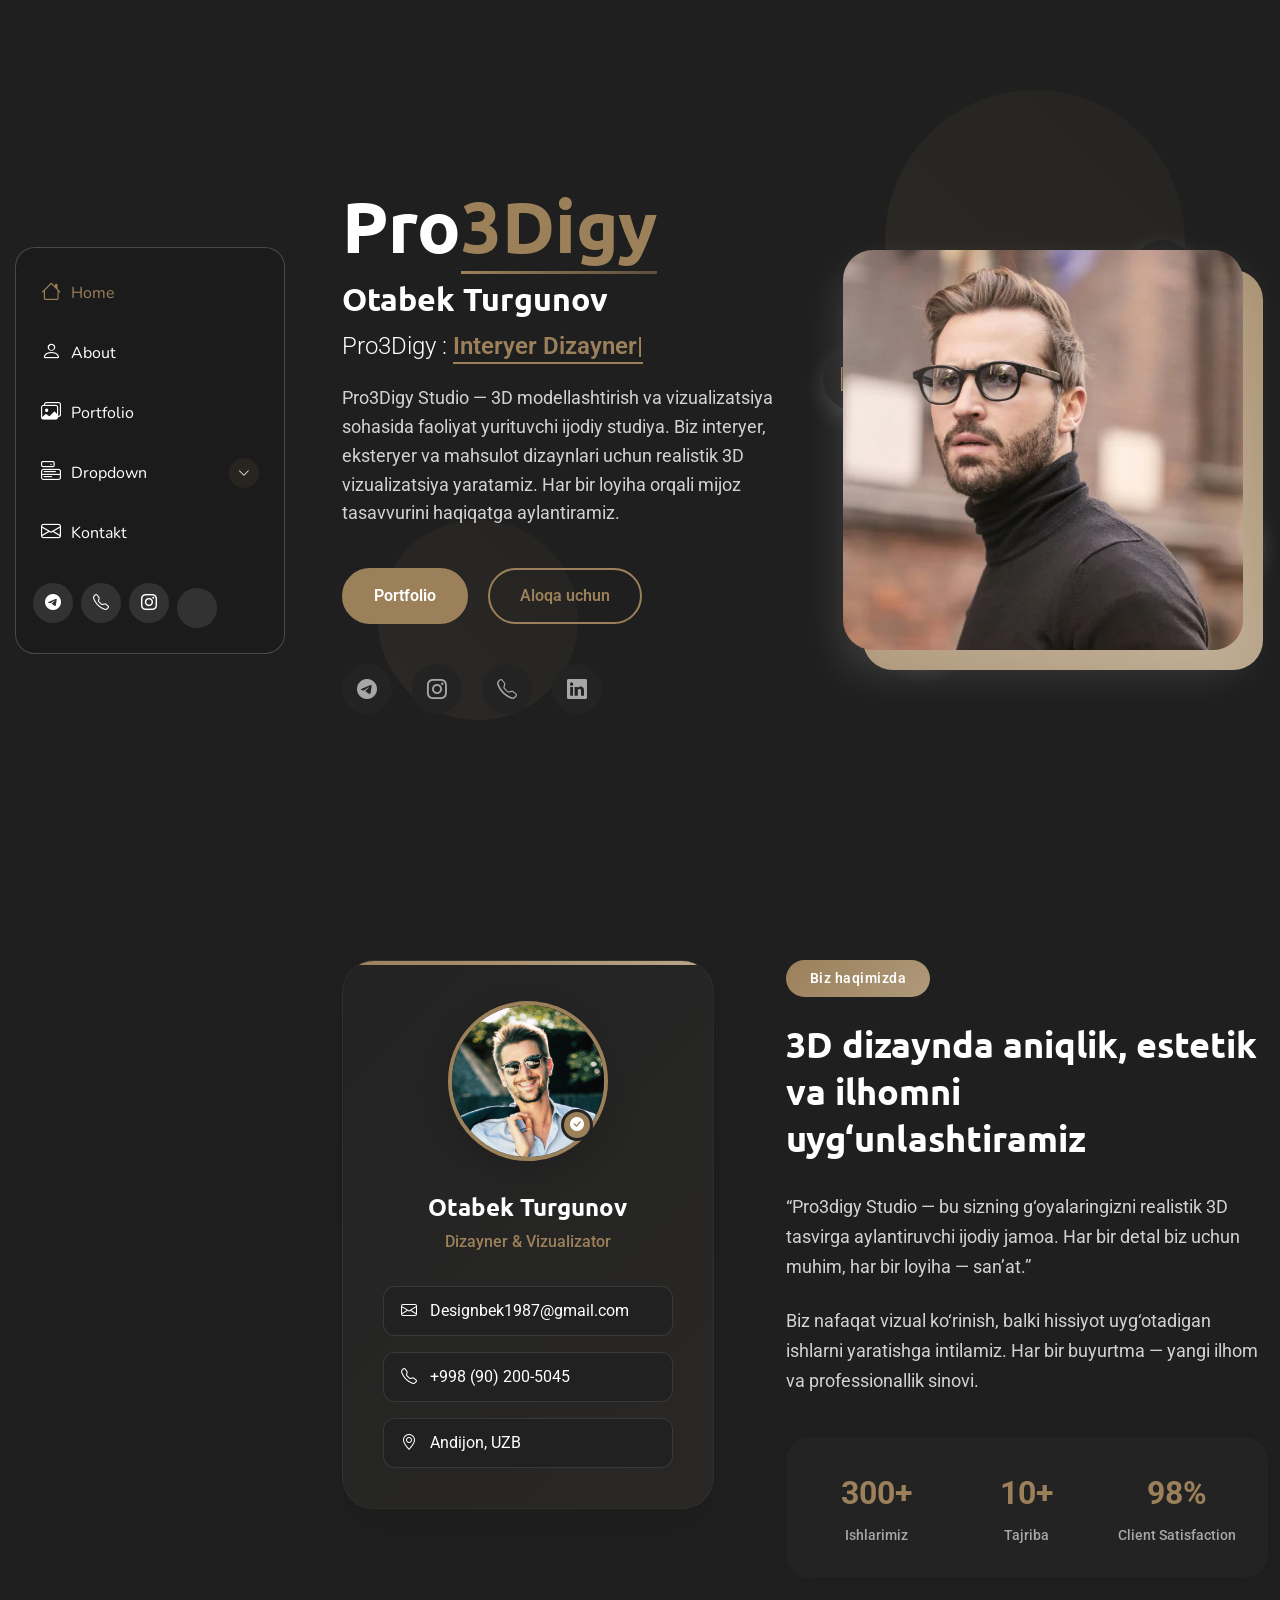
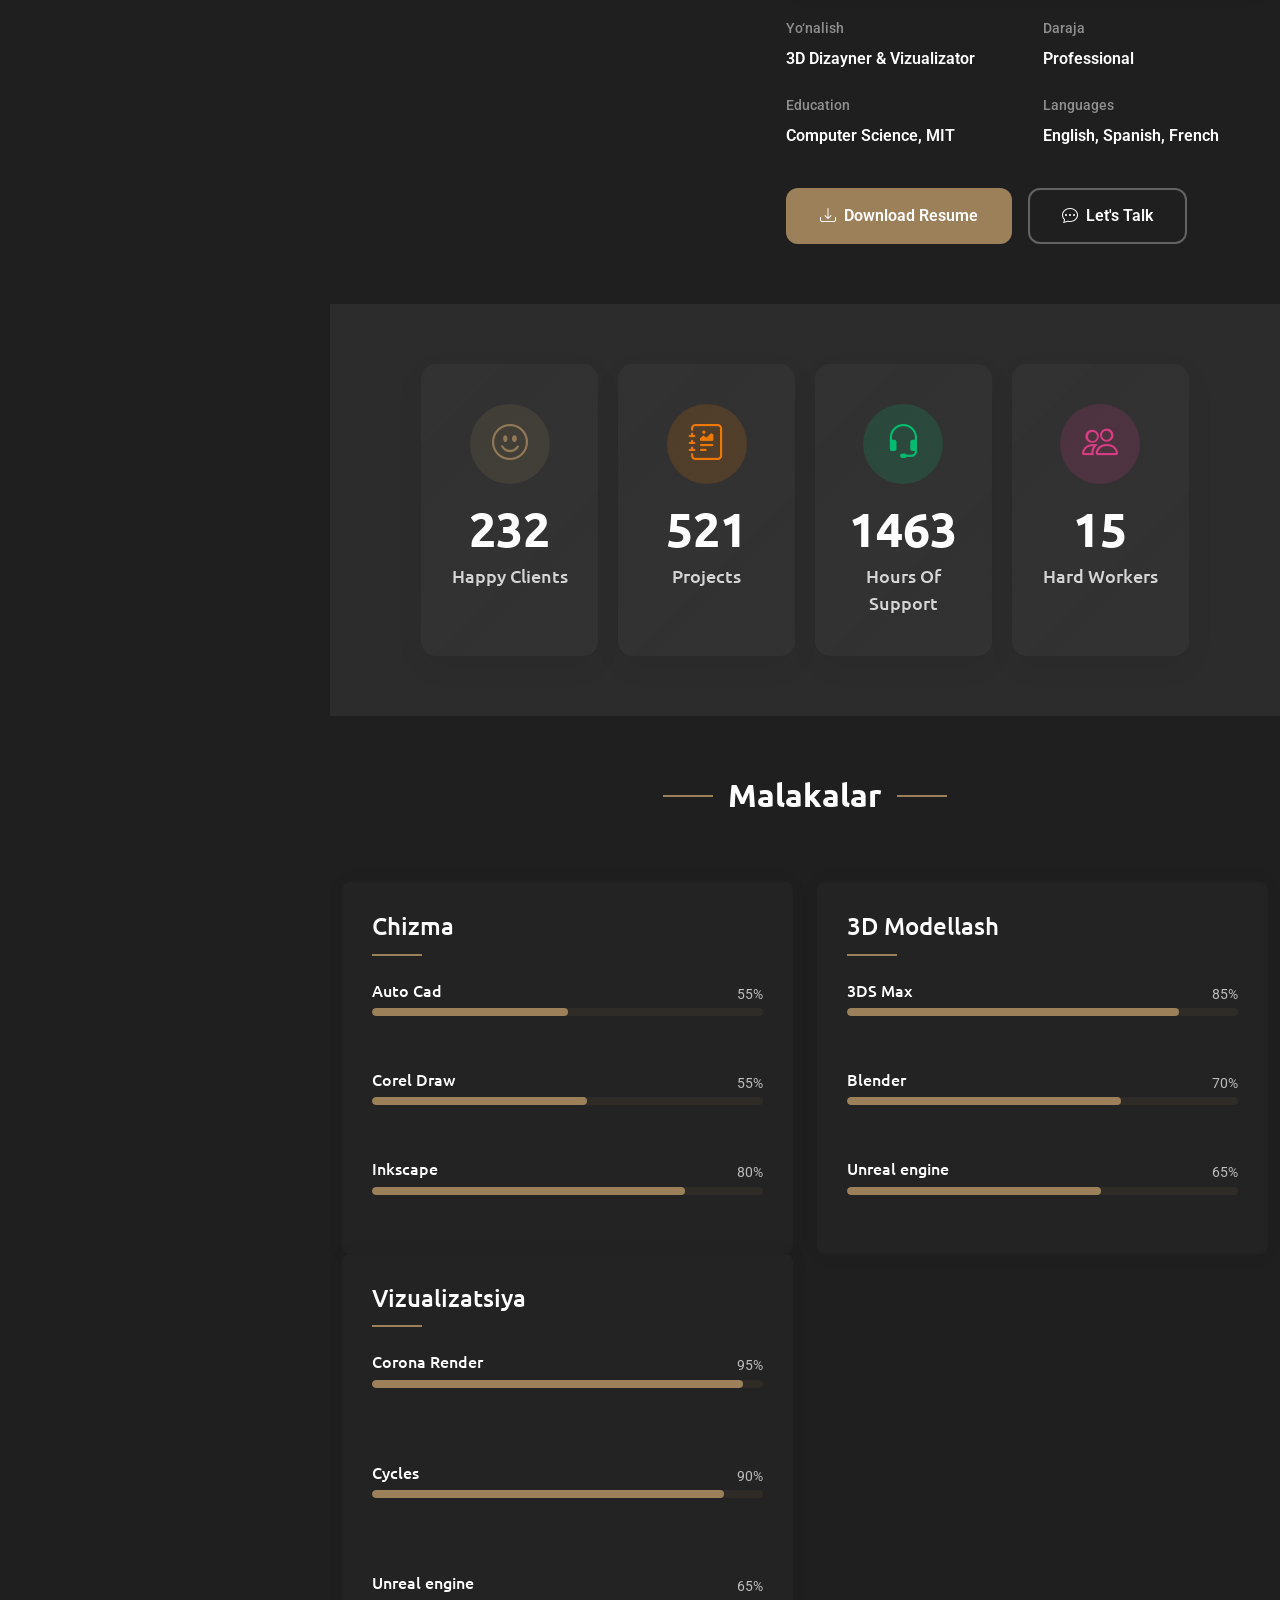
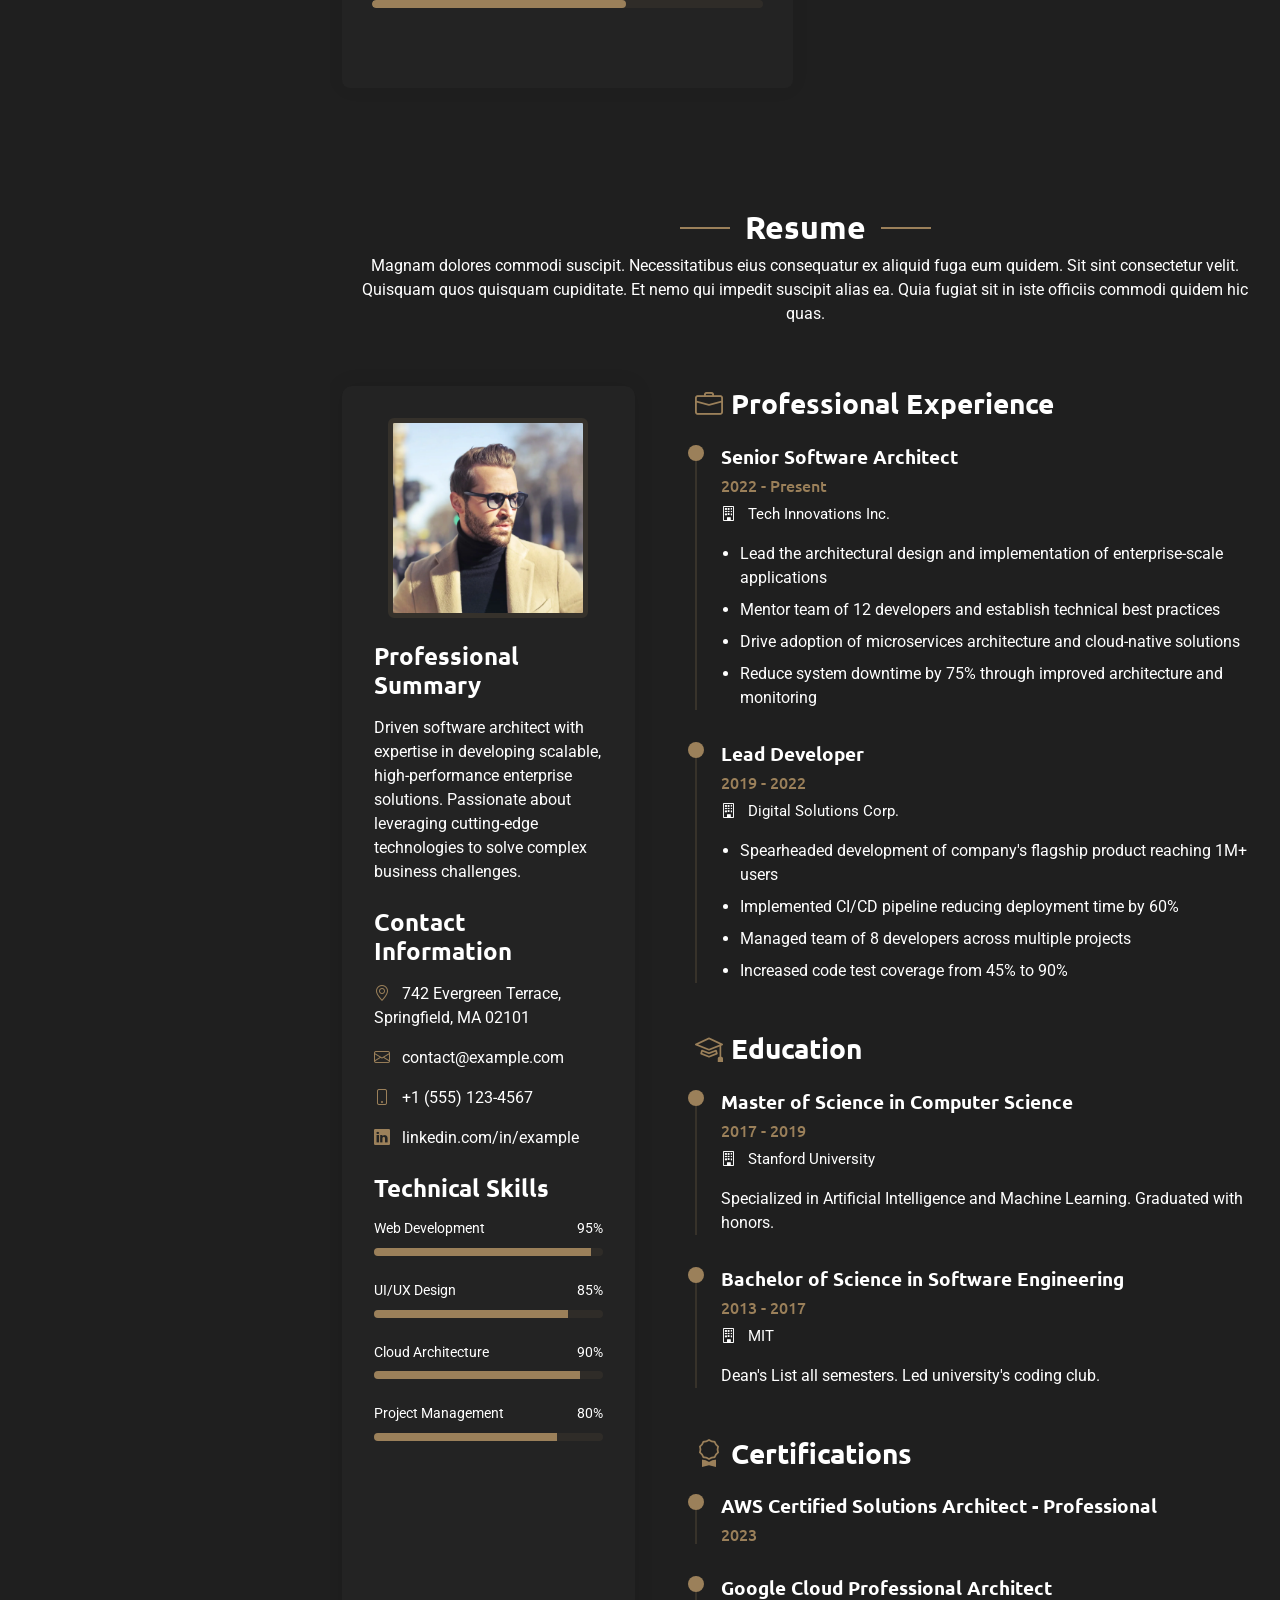
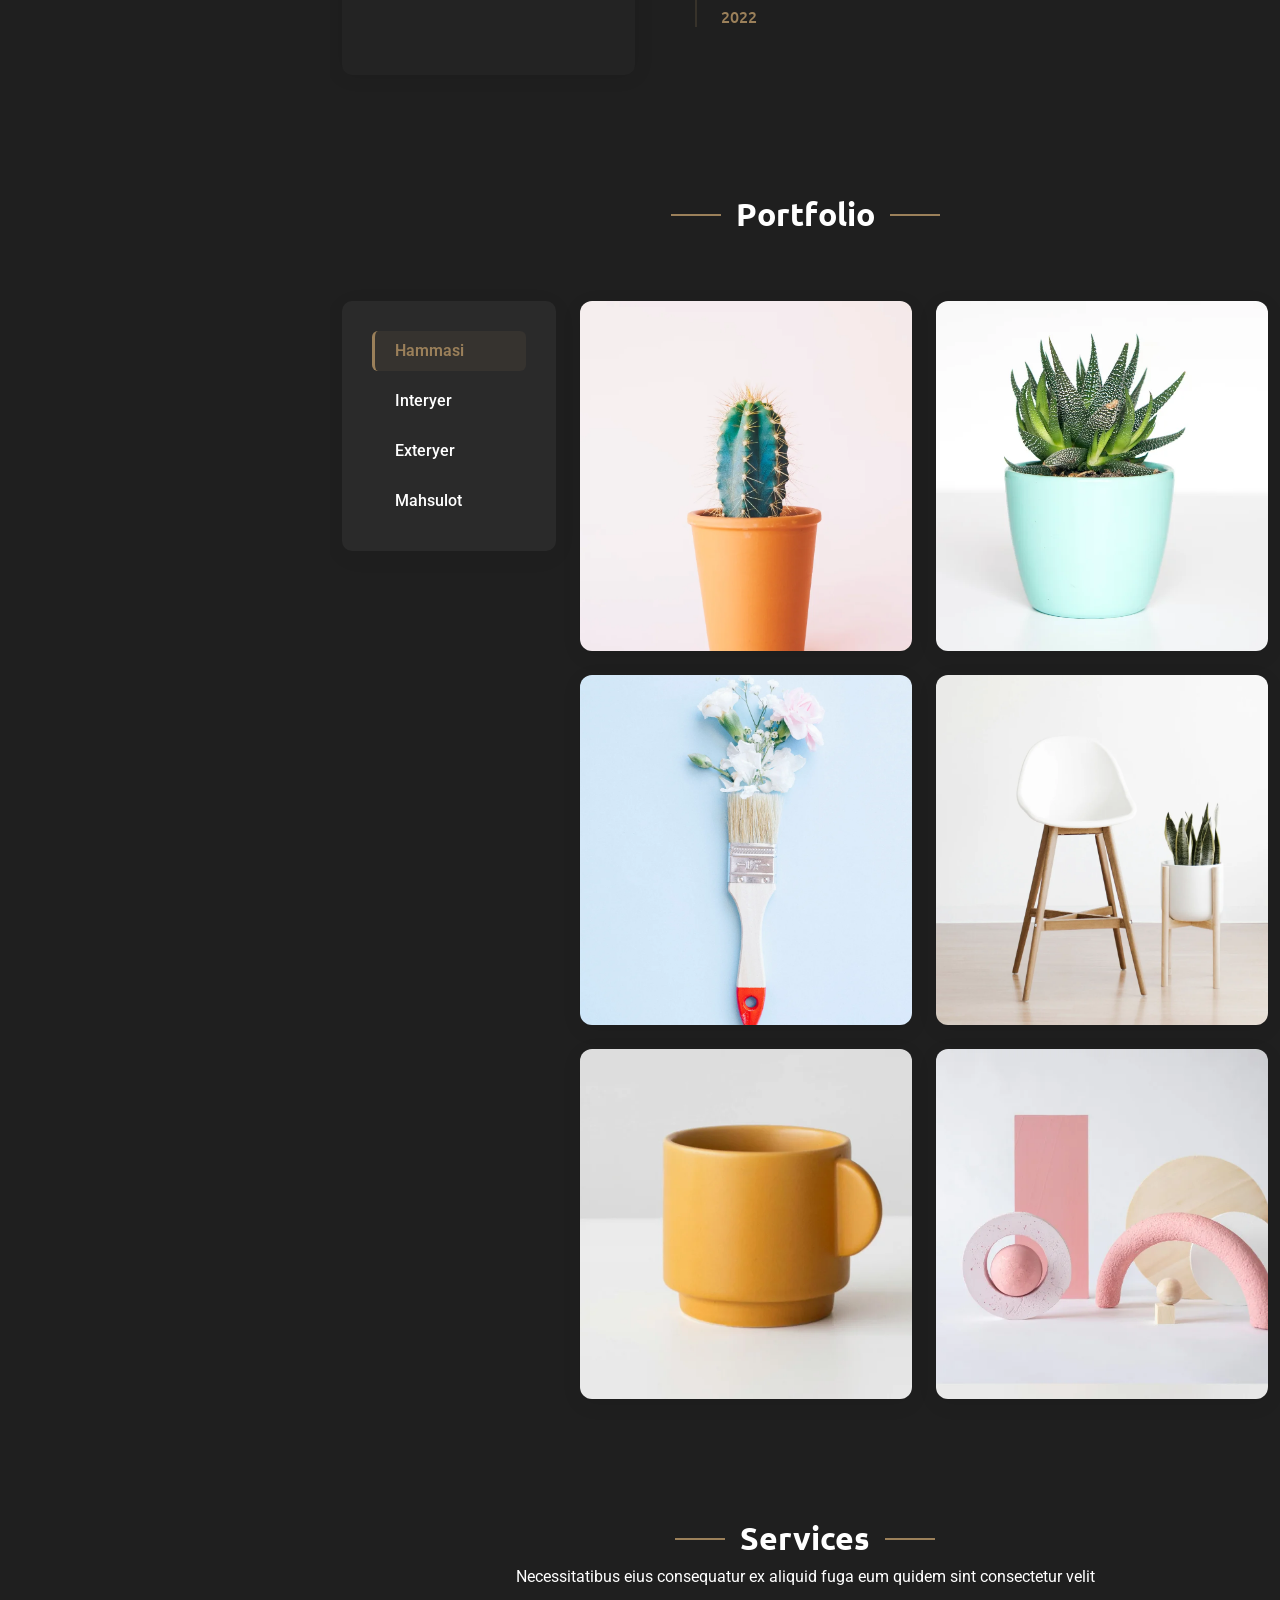
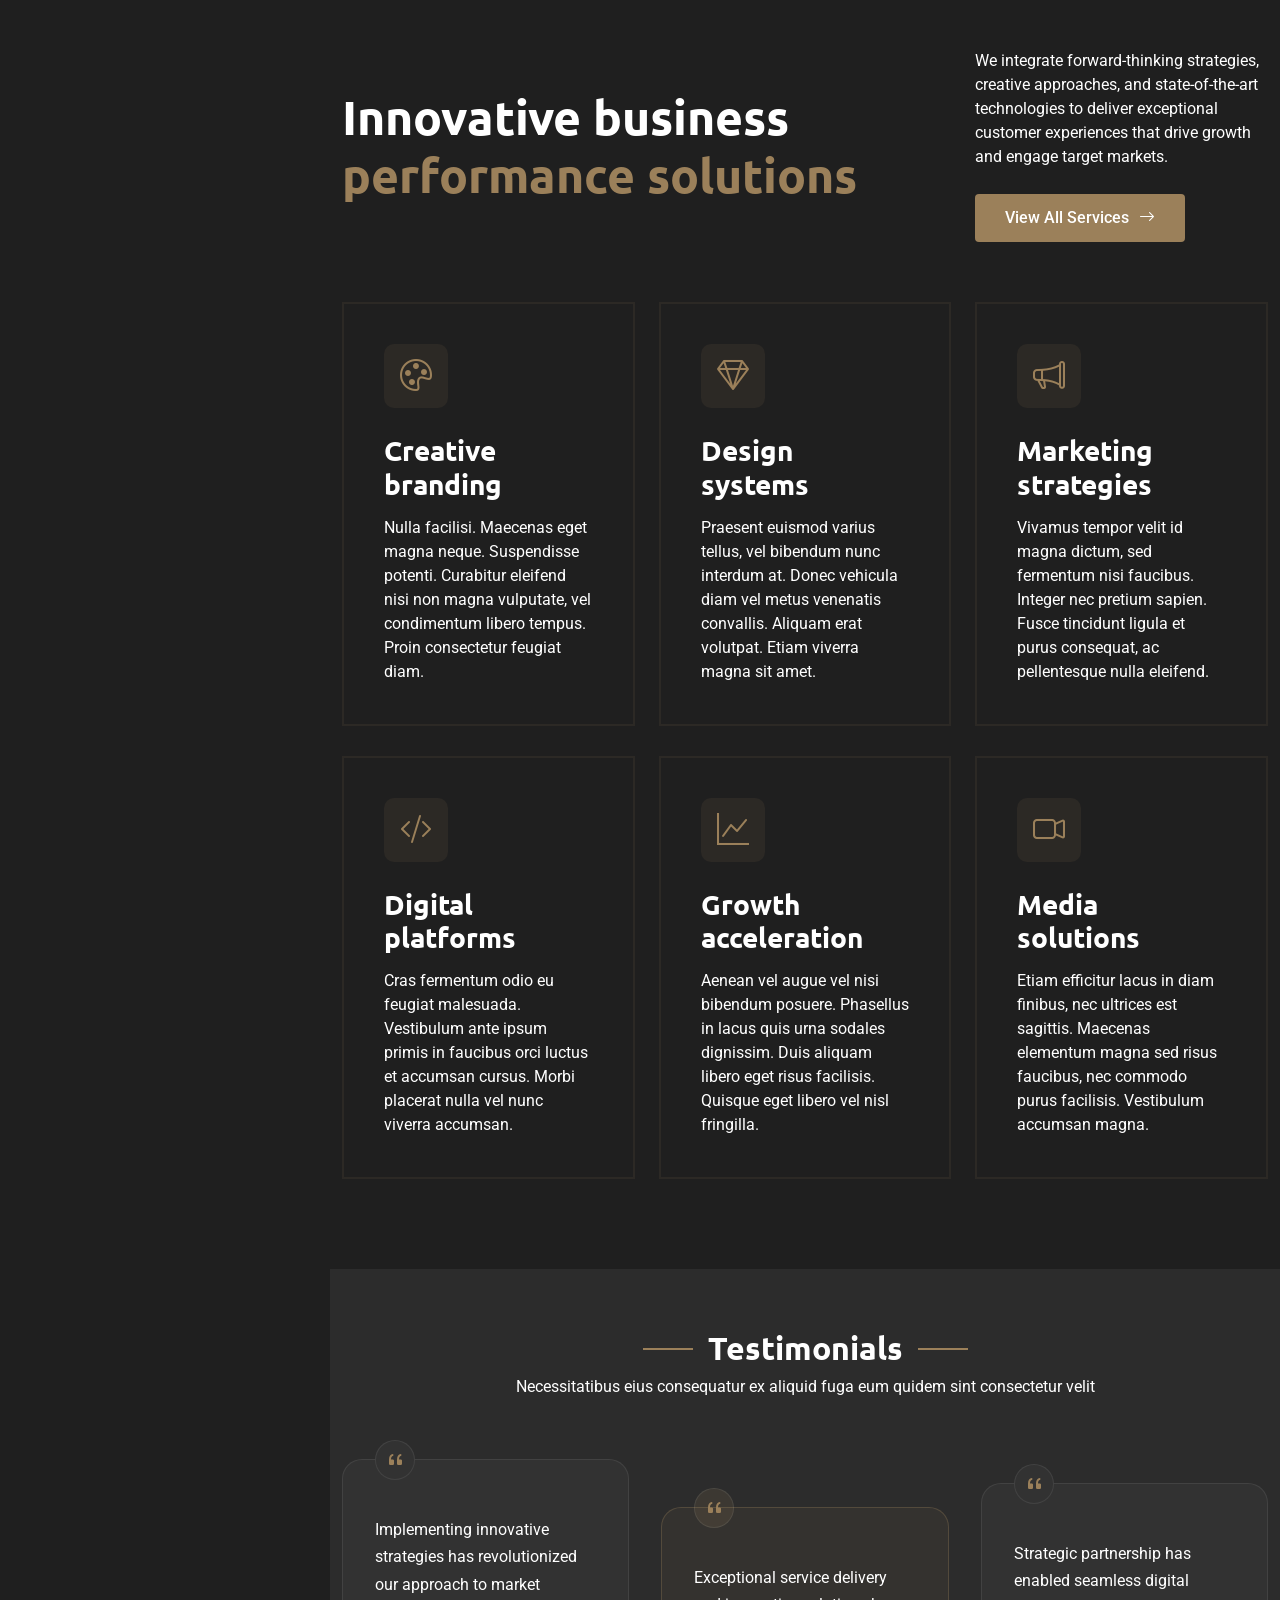
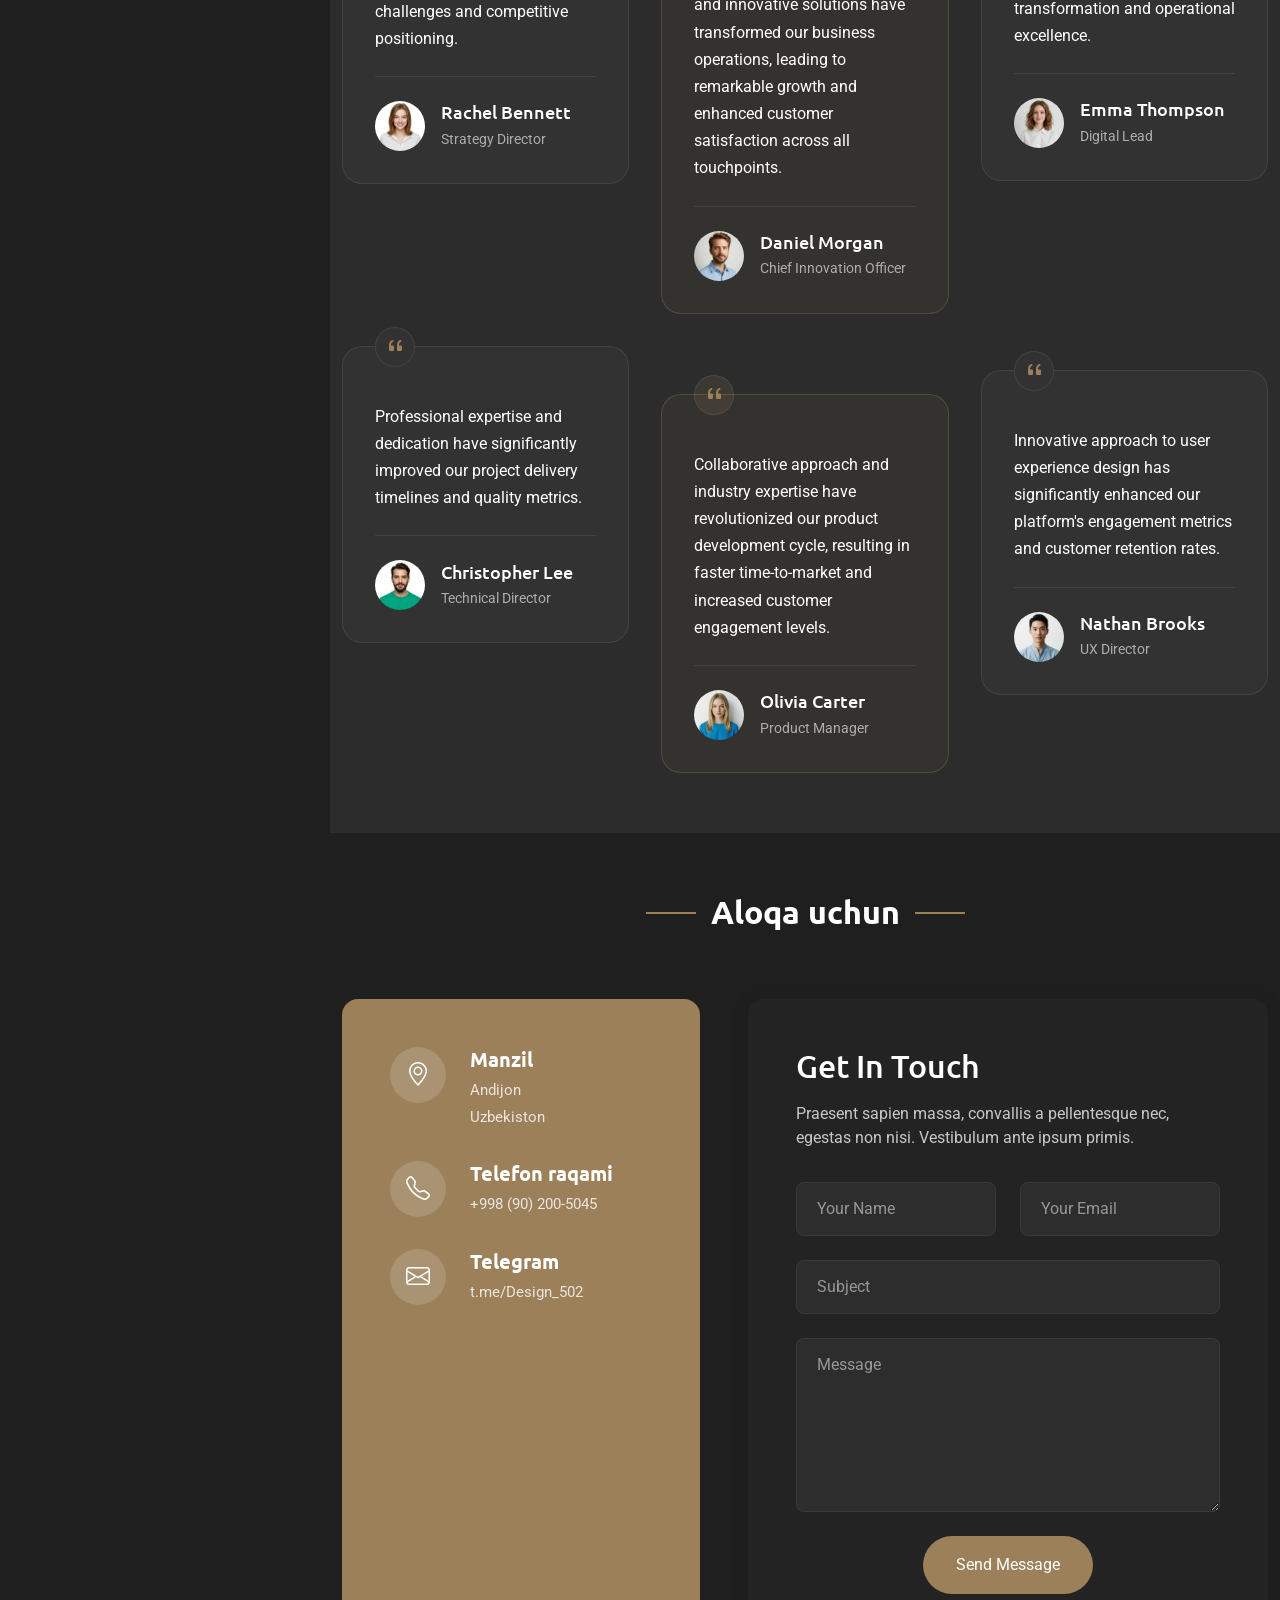
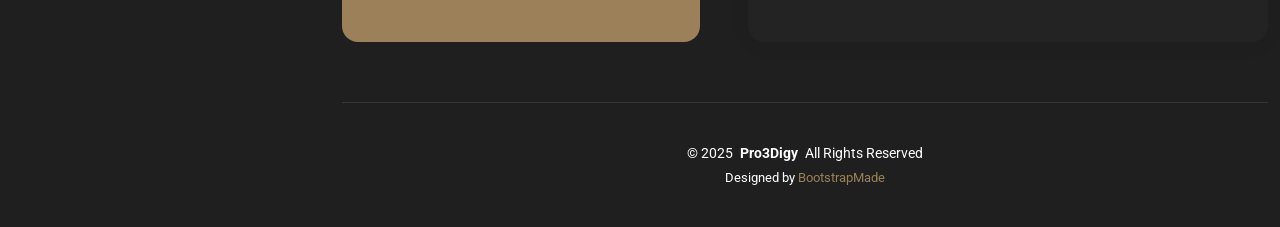
<file: SnapFolio/index.html>
<!DOCTYPE html>
<html lang="en">

<head>
  <meta charset="utf-8">
  <meta content="width=device-width, initial-scale=1.0" name="viewport">
  <title>Studio-Pro3Digy</title>
  <meta name="description" content="">
  <meta name="keywords" content="">

  <!-- Favicons -->
  <link href="assets/img/favicon.png" rel="icon">
  <link href="assets/img/apple-touch-icon.png" rel="apple-touch-icon">

  <!-- Fonts -->
  <link href="https://fonts.googleapis.com" rel="preconnect">
  <link href="https://fonts.gstatic.com" rel="preconnect" crossorigin>
  <link href="https://fonts.googleapis.com/css2?family=Roboto:ital,wght@0,100;0,300;0,400;0,500;0,700;0,900;1,100;1,300;1,400;1,500;1,700;1,900&family=Ubuntu:ital,wght@0,300;0,400;0,500;0,700;1,300;1,400;1,500;1,700&family=Nunito:ital,wght@0,200;0,300;0,400;0,500;0,600;0,700;0,800;0,900;1,200;1,300;1,400;1,500;1,600;1,700;1,800;1,900&display=swap" rel="stylesheet">

  <!-- Vendor CSS Files -->
  <link href="assets/vendor/bootstrap/css/bootstrap.min.css" rel="stylesheet">
  <link href="assets/vendor/bootstrap-icons/bootstrap-icons.css" rel="stylesheet">
  <link href="assets/vendor/aos/aos.css" rel="stylesheet">
  <link href="assets/vendor/glightbox/css/glightbox.min.css" rel="stylesheet">
  <link href="assets/vendor/swiper/swiper-bundle.min.css" rel="stylesheet">

  <!-- Main CSS File -->
  <link href="assets/css/main.css" rel="stylesheet">

  <!-- =======================================================
  * Template Name: SnapFolio
  * Template URL: https://bootstrapmade.com/snapfolio-bootstrap-portfolio-template/
  * Updated: Jun 13 2025 with Bootstrap v5.3.6
  * Author: BootstrapMade.com
  * License: https://bootstrapmade.com/license/
  ======================================================== -->
</head>

<body class="index-page">

  <header id="header" class="header dark-background d-flex flex-column justify-content-center">
    <i class="header-toggle d-xl-none bi bi-list"></i>

    <div class="header-container d-flex flex-column align-items-start">
      <nav id="navmenu" class="navmenu">
        <ul>
          <li><a href="#hero" class="active"><i class="bi bi-house navicon"></i>Home</a></li>
          <li><a href="#about"><i class="bi bi-person navicon"></i> About</a></li>
          <li><a href="#portfolio"><i class="bi bi-images navicon"></i> Portfolio</a></li>
          <li class="dropdown"><a href="#"><i class="bi bi-menu-button navicon"></i> <span>Dropdown</span> <i class="bi bi-chevron-down toggle-dropdown"></i></a>
            <ul>
              <li><a href="#">Dropdown 1</a></li>
              <li class="dropdown"><a href="#"><span>Deep Dropdown</span> <i class="bi bi-chevron-down toggle-dropdown"></i></a>
                <ul>
                  <li><a href="#">Deep Dropdown 1</a></li>
                  <li><a href="#">Deep Dropdown 2</a></li>
                  <li><a href="#">Deep Dropdown 3</a></li>
                  <li><a href="#">Deep Dropdown 4</a></li>
                  <li><a href="#">Deep Dropdown 5</a></li>
                </ul>
              </li>
              <li><a href="#">Dropdown 2</a></li>
              <li><a href="#">Dropdown 3</a></li>
              <li><a href="#">Dropdown 4</a></li>
            </ul>
          </li>
          <li><a href="#contact"><i class="bi bi-envelope navicon"></i> Kontakt</a></li>
        </ul>
      </nav>

      <div class="social-links text-center">
        <a href="#" class="twitter"><i class="bi bi-telegram"></i></a>
        <a href="#" class="facebook"><i class="bi bi-telephone"></i></a>
        <a href="#" class="instagram"><i class="bi bi-instagram"></i></a>
        <a href="#" class="google-plus"><i class="bi bi-3ddd"></i></a>
      </div>

    </div>

  </header>

  <main class="main">

    <!-- Hero Section -->
    <section id="hero" class="hero section">

      <div class="background-elements">
        <div class="bg-circle circle-1"></div>
        <div class="bg-circle circle-2"></div>
      </div>

      <div class="hero-content">

        <div class="container">
          <div class="row align-items-center">

            <div class="col-lg-6" data-aos="fade-right" data-aos-delay="100">
              <div class="hero-text">
                <h1>Pro<span class="accent-text">3Digy</span></h1>
                <h2>Otabek Turgunov</h2>
                <p class="lead">Pro3Digy : <span class="typed" data-typed-items="Interyer Dizayner, Exteryer Dizayner, 3D modelchi, Vizualizator"></span></p>
                <p class="description">Pro3Digy Studio — 3D modellashtirish va vizualizatsiya sohasida faoliyat yurituvchi ijodiy studiya.
                   Biz interyer, eksteryer va mahsulot dizaynlari uchun realistik 3D vizualizatsiya yaratamiz.
                   Har bir loyiha orqali mijoz tasavvurini haqiqatga aylantiramiz.</p>

                <div class="hero-actions">
                  <a href="#portfolio" class="btn btn-primary">Portfolio</a>
                  <a href="#contact" class="btn btn-outline">Aloqa uchun</a>
                </div>

                <div class="social-links">
                  <a href="#"><i class="bi bi-telegram"></i></a>
                  <a href="#"><i class="bi bi-instagram"></i></a>
                  <a href="#"><i class="bi bi-telephone"></i></a>
                  <a href="#"><i class="bi bi-linkedin"></i></a> <!--kerakmas-->
                </div>
              </div>
            </div>

            <div class="col-lg-6" data-aos="fade-left" data-aos-delay="200">
              <div class="hero-visual">
                <div class="profile-container">
                  <div class="profile-background"></div>
                  <img src="assets/img/profile/profile-2.webp" alt="Otabek Turgunov" class="profile-image">
                  <div class="floating-elements">
                    <div class="floating-icon icon-1"><i class="bi bi-palette"></i></div>
                    <div class="floating-icon icon-2"><i class="bi bi-code-slash"></i></div>
                    <div class="floating-icon icon-3"><i class="bi bi-lightbulb"></i></div>
                    <div class="floating-icon icon-4"><i class="bi bi-graph-up"></i></div>
                  </div>
                </div>
              </div>
            </div>

          </div>
        </div>
      </div>

    </section><!-- /Hero Section -->

    <!-- About Section -->
    <section id="about" class="about section">

      <div class="container" data-aos="fade-up" data-aos-delay="100">

        <div class="row">
          <div class="col-lg-5" data-aos="zoom-in" data-aos-delay="200">
            <div class="profile-card">
              <div class="profile-header">
                <div class="profile-image">
                  <img src="assets/img/profile/profile-square-3.webp" alt="Profile Image" class="img-fluid">
                </div>
                <div class="profile-badge">
                  <i class="bi bi-check-circle-fill"></i>
                </div>
              </div>

              <div class="profile-content">
                <h3>Otabek Turgunov</h3>
                <p class="profession">Dizayner &amp; Vizualizator</p>

                <div class="contact-links">
                  <a href="mailto:Designbek1987@gmail.com" class="contact-item"> <!--pochta kiritish kerak-->
                    <i class="bi bi-envelope"></i>
                    Designbek1987@gmail.com
                  </a>
                  <a href="tel:+998902005045" class="contact-item">
                    <i class="bi bi-telephone"></i>
                    +998 (90) 200-5045
                  </a>
                  <a href="#" class="contact-item">
                    <i class="bi bi-geo-alt"></i>
                    Andijon, UZB
                  </a>
                </div>
              </div>
            </div>
          </div>

          <div class="col-lg-7" data-aos="fade-left" data-aos-delay="300">
            <div class="about-content">
              <div class="section-header">
                <span class="badge-text">Biz haqimizda</span>
                <h2>3D dizaynda aniqlik, estetik va ilhomni uyg‘unlashtiramiz</h2>
              </div>

              <div class="description">
                <p>“Pro3digy Studio — bu sizning g‘oyalaringizni realistik 3D tasvirga aylantiruvchi ijodiy jamoa. Har bir detal biz uchun muhim, har bir loyiha — san’at.”</p>

                <p>Biz nafaqat vizual ko‘rinish, balki hissiyot uyg‘otadigan ishlarni yaratishga intilamiz. Har bir buyurtma — yangi ilhom va professionallik sinovi.</p>
              </div>

              <div class="stats-grid">
                <div class="stat-item">
                  <div class="stat-number">300+</div>
                  <div class="stat-label">Ishlarimiz</div>
                </div>
                <div class="stat-item">
                  <div class="stat-number">10+</div>
                  <div class="stat-label">Tajriba</div>
                </div>
                <div class="stat-item">
                  <div class="stat-number">98%</div>
                  <div class="stat-label">Client Satisfaction</div> <!--keraksiz-->
                </div>
              </div>

              <div class="details-grid">  <!--keraksiz-->
                <div class="detail-row">
                  <div class="detail-item">
                    <span class="detail-label">Yo‘nalish</span>
                    <span class="detail-value">3D Dizayner  &amp; Vizualizator</span>
                  </div>
                  <div class="detail-item">
                    <span class="detail-label">Daraja</span>
                    <span class="detail-value">Professional</span>
                  </div>
                </div>
                <div class="detail-row">
                  <div class="detail-item">
                    <span class="detail-label">Education</span>
                    <span class="detail-value">Computer Science, MIT</span>
                  </div>
                  <div class="detail-item">
                    <span class="detail-label">Languages</span>
                    <span class="detail-value">English, Spanish, French</span>
                  </div>
                </div>
              </div>

              <div class="cta-section"> <!--keraksiz-->
                <a href="#" class="btn btn-primary">
                  <i class="bi bi-download"></i>
                  Download Resume
                </a>
                <a href="#" class="btn btn-outline">
                  <i class="bi bi-chat-dots"></i>
                  Let's Talk
                </a>
              </div>
            </div>
          </div>
        </div>

      </div>

    </section><!-- /About Section -->

    <!-- Stats Section -->  <!--keraksiz-->
    <section id="stats" class="stats section light-background">

      <div class="container" data-aos="fade-up" data-aos-delay="100">

        <div class="row justify-content-center">
          <div class="col-lg-10">
            <div class="stats-wrapper">
              <div class="stats-item" data-aos="zoom-in" data-aos-delay="150">
                <div class="icon-wrapper">
                  <i class="bi bi-emoji-smile"></i>
                </div>
                <span data-purecounter-start="0" data-purecounter-end="232" data-purecounter-duration="1" class="purecounter"></span>
                <p>Happy Clients</p>
              </div><!-- End Stats Item -->

              <div class="stats-item" data-aos="zoom-in" data-aos-delay="200">
                <div class="icon-wrapper">
                  <i class="bi bi-journal-richtext"></i>
                </div>
                <span data-purecounter-start="0" data-purecounter-end="521" data-purecounter-duration="1" class="purecounter"></span>
                <p>Projects</p>
              </div><!-- End Stats Item -->

              <div class="stats-item" data-aos="zoom-in" data-aos-delay="250">
                <div class="icon-wrapper">
                  <i class="bi bi-headset"></i>
                </div>
                <span data-purecounter-start="0" data-purecounter-end="1463" data-purecounter-duration="1" class="purecounter"></span>
                <p>Hours Of Support</p>
              </div><!-- End Stats Item -->

              <div class="stats-item" data-aos="zoom-in" data-aos-delay="300">
                <div class="icon-wrapper">
                  <i class="bi bi-people"></i>
                </div>
                <span data-purecounter-start="0" data-purecounter-end="15" data-purecounter-duration="1" class="purecounter"></span>
                <p>Hard Workers</p>
              </div><!-- End Stats Item -->
            </div>
          </div>
        </div>

      </div>

    </section><!-- /Stats Section -->

    <!-- Skills Section -->
    <section id="skills" class="skills section">

      <!-- Section Title -->
      <div class="container section-title" data-aos="fade-up">
        <h2>Malakalar</h2>
      </div><!-- End Section Title -->

      <div class="container" data-aos="fade-up" data-aos-delay="100">

        <div class="row">
          <div class="col-lg-6">
            <div class="skills-category" data-aos="fade-up" data-aos-delay="200">
              <h3>Chizma</h3>
              <div class="skills-animation">
                <div class="skill-item">
                  <div class="d-flex justify-content-between align-items-center">
                    <h4>Auto Cad</h4>
                    <span class="skill-percentage">55%</span>
                  </div>
                  <div class="progress">
                    <div class="progress-bar" role="progressbar" aria-valuenow="50" aria-valuemin="0" aria-valuemax="100"></div>
                  </div>
                  <div class="skill-tooltip">Loyiha 2d chizmasini chizish uchun (pullik dastur)</div>
                </div>

                <div class="skill-item">
                  <div class="d-flex justify-content-between align-items-center">
                    <h4>Corel Draw</h4>
                    <span class="skill-percentage">55%</span>
                  </div>
                  <div class="progress">
                    <div class="progress-bar" role="progressbar" aria-valuenow="55" aria-valuemin="0" aria-valuemax="100"></div>
                  </div>
                  <div class="skill-tooltip">Loyiha 2d chizmasini chizish uchun (pullik dastur)</div>
                </div>

                <div class="skill-item">
                  <div class="d-flex justify-content-between align-items-center">
                    <h4>Inkscape</h4>
                    <span class="skill-percentage">80%</span>
                  </div>
                  <div class="progress">
                    <div class="progress-bar" role="progressbar" aria-valuenow="80" aria-valuemin="0" aria-valuemax="100"></div>
                  </div>
                  <div class="skill-tooltip">Loyiha 2d chizmasini chizish uchun (tekin dastur)</div>
                </div>
              </div>
            </div><!-- End Frontend Skills -->
          </div>

          <div class="col-lg-6">
            <div class="skills-category" data-aos="fade-up" data-aos-delay="300">
              <h3>3D Modellash</h3>
              <div class="skills-animation">
                <div class="skill-item">
                  <div class="d-flex justify-content-between align-items-center">
                    <h4>3DS Max</h4>
                    <span class="skill-percentage">85%</span>
                  </div>
                  <div class="progress">
                    <div class="progress-bar" role="progressbar" aria-valuenow="85" aria-valuemin="0" aria-valuemax="100"></div>
                  </div>
                  <div class="skill-tooltip">Loyihani 3d model(maket)ini yasash uchun (pullik dastur)</div>
                </div>

                <div class="skill-item">
                  <div class="d-flex justify-content-between align-items-center">
                    <h4>Blender</h4>
                    <span class="skill-percentage">70%</span>
                  </div>
                  <div class="progress">
                    <div class="progress-bar" role="progressbar" aria-valuenow="70" aria-valuemin="0" aria-valuemax="100"></div>
                  </div>
                  <div class="skill-tooltip">Loyiha 2d chizmasini chizish uchun (Tekin dastur)</div>
                </div>

                <div class="skill-item">
                  <div class="d-flex justify-content-between align-items-center">
                    <h4>Unreal engine</h4>
                    <span class="skill-percentage">65%</span>
                  </div>
                  <div class="progress">
                    <div class="progress-bar" role="progressbar" aria-valuenow="65" aria-valuemin="0" aria-valuemax="100"></div>
                  </div>
                  <div class="skill-tooltip">Database design, optimization, and complex queries</div>
                </div>
              </div>
            </div><!-- End Backend Skills -->
          </div>
          <div class="col-lg-6">
            <div class="skills-category" data-aos="fade-up" data-aos-delay="300">
              <h3>Vizualizatsiya</h3>
              <div class="skills-animation">
                <div class="skill-item">
                  <div class="d-flex justify-content-between align-items-center">
                    <h4>Corona Render</h4>
                    <span class="skill-percentage">95%</span>
                  </div>
                  <div class="progress">
                    <div class="progress-bar" role="progressbar" aria-valuenow="95" aria-valuemin="0" aria-valuemax="100"></div>
                  </div>
                  <div class="skill-tooltip">Tayyor bolgan modelni real ko'rinishga keltirish uchun (pullik dastur)</div>
                </div>

                <div class="skill-item">
                  <div class="d-flex justify-content-between align-items-center">
                    <h4>Cycles</h4>
                    <span class="skill-percentage">90%</span>
                  </div>
                  <div class="progress">
                    <div class="progress-bar" role="progressbar" aria-valuenow="90" aria-valuemin="0" aria-valuemax="100"></div>
                  </div>
                  <div class="skill-tooltip">Tayyor bolgan modelni real ko'rinishga keltirish uchun  (tekin dastur)</div>
                </div>

                <div class="skill-item">
                  <div class="d-flex justify-content-between align-items-center">
                    <h4>Unreal engine</h4>
                    <span class="skill-percentage">65%</span>
                  </div>
                  <div class="progress">
                    <div class="progress-bar" role="progressbar" aria-valuenow="65" aria-valuemin="0" aria-valuemax="100"></div>
                  </div>
                  <div class="skill-tooltip">Tayyor bolgan modelni real ko'rinishga va video shakliga keltirish uchun (tekin dastur)</div>
                </div>
              </div>
            </div><!-- End Backend Skills -->
          </div>
        </div>

      </div>

    </section><!-- /Skills Section -->

    <!-- Resume Section --> <!--kerakmas-->
    <section id="resume" class="resume section">

      <!-- Section Title -->
      <div class="container section-title" data-aos="fade-up">
        <h2>Resume</h2>
        <p>Magnam dolores commodi suscipit. Necessitatibus eius consequatur ex aliquid fuga eum quidem. Sit sint consectetur velit. Quisquam quos quisquam cupiditate. Et nemo qui impedit suscipit alias ea. Quia fugiat sit in iste officiis commodi quidem hic quas.</p>
      </div><!-- End Section Title -->

      <div class="container" data-aos="fade-up" data-aos-delay="100">

        <div class="row gy-4">
          <!-- Left column with summary and contact -->
          <div class="col-lg-4">
            <div class="resume-side" data-aos="fade-right" data-aos-delay="100">
              <div class="profile-img mb-4">
                <img src="assets/img/profile/profile-square-2.webp" alt="Profile" class="img-fluid rounded">
              </div>

              <h3>Professional Summary</h3>
              <p>Driven software architect with expertise in developing scalable, high-performance enterprise solutions. Passionate about leveraging cutting-edge technologies to solve complex business challenges.</p>

              <h3 class="mt-4">Contact Information</h3>
              <ul class="contact-info list-unstyled">
                <li><i class="bi bi-geo-alt"></i> 742 Evergreen Terrace, Springfield, MA 02101</li>
                <li><i class="bi bi-envelope"></i> contact@example.com</li>
                <li><i class="bi bi-phone"></i> +1 (555) 123-4567</li>
                <li><i class="bi bi-linkedin"></i> linkedin.com/in/example</li>
              </ul>

              <div class="skills-animation mt-4">
                <h3>Technical Skills</h3>
                <div class="skill-item">
                  <div class="d-flex justify-content-between">
                    <span>Web Development</span>
                    <span>95%</span>
                  </div>
                  <div class="progress">
                    <div class="progress-bar" role="progressbar" aria-valuenow="95" aria-valuemin="0" aria-valuemax="100"></div>
                  </div>
                </div>

                <div class="skill-item">
                  <div class="d-flex justify-content-between">
                    <span>UI/UX Design</span>
                    <span>85%</span>
                  </div>
                  <div class="progress">
                    <div class="progress-bar" role="progressbar" aria-valuenow="85" aria-valuemin="0" aria-valuemax="100"></div>
                  </div>
                </div>

                <div class="skill-item">
                  <div class="d-flex justify-content-between">
                    <span>Cloud Architecture</span>
                    <span>90%</span>
                  </div>
                  <div class="progress">
                    <div class="progress-bar" role="progressbar" aria-valuenow="90" aria-valuemin="0" aria-valuemax="100"></div>
                  </div>
                </div>

                <div class="skill-item">
                  <div class="d-flex justify-content-between">
                    <span>Project Management</span>
                    <span>80%</span>
                  </div>
                  <div class="progress">
                    <div class="progress-bar" role="progressbar" aria-valuenow="80" aria-valuemin="0" aria-valuemax="100"></div>
                  </div>
                </div>
              </div>
            </div>
          </div>

          <!-- Right column with experience and education -->
          <div class="col-lg-8 ps-4 ps-lg-5">
            <!-- Experience Section -->
            <div class="resume-section" data-aos="fade-up">
              <h3><i class="bi bi-briefcase me-2"></i>Professional Experience</h3>

              <div class="resume-item">
                <h4>Senior Software Architect</h4>
                <h5>2022 - Present</h5>
                <p class="company"><i class="bi bi-building"></i> Tech Innovations Inc.</p>
                <ul>
                  <li>Lead the architectural design and implementation of enterprise-scale applications</li>
                  <li>Mentor team of 12 developers and establish technical best practices</li>
                  <li>Drive adoption of microservices architecture and cloud-native solutions</li>
                  <li>Reduce system downtime by 75% through improved architecture and monitoring</li>
                </ul>
              </div>

              <div class="resume-item">
                <h4>Lead Developer</h4>
                <h5>2019 - 2022</h5>
                <p class="company"><i class="bi bi-building"></i> Digital Solutions Corp.</p>
                <ul>
                  <li>Spearheaded development of company's flagship product reaching 1M+ users</li>
                  <li>Implemented CI/CD pipeline reducing deployment time by 60%</li>
                  <li>Managed team of 8 developers across multiple projects</li>
                  <li>Increased code test coverage from 45% to 90%</li>
                </ul>
              </div>
            </div>

            <!-- Education Section -->
            <div class="resume-section" data-aos="fade-up" data-aos-delay="100">
              <h3><i class="bi bi-mortarboard me-2"></i>Education</h3>

              <div class="resume-item">
                <h4>Master of Science in Computer Science</h4>
                <h5>2017 - 2019</h5>
                <p class="company"><i class="bi bi-building"></i> Stanford University</p>
                <p>Specialized in Artificial Intelligence and Machine Learning. Graduated with honors.</p>
              </div>

              <div class="resume-item">
                <h4>Bachelor of Science in Software Engineering</h4>
                <h5>2013 - 2017</h5>
                <p class="company"><i class="bi bi-building"></i> MIT</p>
                <p>Dean's List all semesters. Led university's coding club.</p>
              </div>
            </div>

            <!-- Certifications Section -->
            <div class="resume-section" data-aos="fade-up" data-aos-delay="200">
              <h3><i class="bi bi-award me-2"></i>Certifications</h3>

              <div class="resume-item">
                <h4>AWS Certified Solutions Architect - Professional</h4>
                <h5>2023</h5>
              </div>

              <div class="resume-item">
                <h4>Google Cloud Professional Architect</h4>
                <h5>2022</h5>
              </div>
            </div>
          </div>
        </div>

      </div>

    </section><!-- /Resume Section -->

    <!-- Portfolio Section -->
    <section id="portfolio" class="portfolio section">

      <!-- Section Title -->
      <div class="container section-title" data-aos="fade-up">
        <h2>Portfolio</h2>
      </div><!-- End Section Title -->

      <div class="container" data-aos="fade-up" data-aos-delay="100">

        <div class="isotope-layout" data-default-filter="*" data-layout="masonry" data-sort="original-order">

          <div class="row">
            <div class="col-lg-3 filter-sidebar">
              <div class="filters-wrapper" data-aos="fade-right" data-aos-delay="150">
                <ul class="portfolio-filters isotope-filters">
                  <li data-filter="*" class="filter-active">Hammasi</li>
                  <li data-filter=".filter-photography">Interyer</li>
                  <li data-filter=".filter-design">Exteryer</li>
                  <li data-filter=".filter-automotive">Mahsulot</li>
                </ul>
              </div>
            </div>

            <div class="col-lg-9">
              <div class="row gy-4 portfolio-container isotope-container" data-aos="fade-up" data-aos-delay="200">

                <div class="col-lg-6 col-md-6 portfolio-item isotope-item filter-photography">
                  <div class="portfolio-wrap">
                    <img src="assets/img/portfolio/portfolio-portrait-1.webp" class="img-fluid" alt="Portfolio Image" loading="lazy">
                    <div class="portfolio-info">
                      <div class="content">
                        <span class="category">Photography</span>
                        <h4>Capturing Moments</h4>
                        <div class="portfolio-links">
                          <a href="assets/img/portfolio/portfolio-portrait-1.webp" class="glightbox" title="Capturing Moments"><i class="bi bi-plus-lg"></i></a>
                          <a href="portfolio-details.html" title="More Details"><i class="bi bi-arrow-right"></i></a>
                        </div>
                      </div>
                    </div>
                  </div>
                </div><!-- End Portfolio Item -->

                <div class="col-lg-6 col-md-6 portfolio-item isotope-item filter-design">
                  <div class="portfolio-wrap">
                    <img src="assets/img/portfolio/portfolio-2.webp" class="img-fluid" alt="Portfolio Image" loading="lazy">
                    <div class="portfolio-info">
                      <div class="content">
                        <span class="category">Web Design</span>
                        <h4>Woodcraft Design</h4>
                        <div class="portfolio-links">
                          <a href="assets/img/portfolio/portfolio-2.webp" class="glightbox" title="Woodcraft Design"><i class="bi bi-plus-lg"></i></a>
                          <a href="portfolio-details.html" title="More Details"><i class="bi bi-arrow-right"></i></a>
                        </div>
                      </div>
                    </div>
                  </div>
                </div><!-- End Portfolio Item -->

                <div class="col-lg-6 col-md-6 portfolio-item isotope-item filter-automotive">
                  <div class="portfolio-wrap">
                    <img src="assets/img/portfolio/portfolio-portrait-2.webp" class="img-fluid" alt="Portfolio Image" loading="lazy">
                    <div class="portfolio-info">
                      <div class="content">
                        <span class="category">Automotive</span>
                        <h4>Classic Beauty</h4>
                        <div class="portfolio-links">
                          <a href="assets/img/portfolio/portfolio-portrait-2.webp" class="glightbox" title="Classic Beauty"><i class="bi bi-plus-lg"></i></a>
                          <a href="portfolio-details.html" title="More Details"><i class="bi bi-arrow-right"></i></a>
                        </div>
                      </div>
                    </div>
                  </div>
                </div><!-- End Portfolio Item -->

                <div class="col-lg-6 col-md-6 portfolio-item isotope-item filter-nature">
                  <div class="portfolio-wrap">
                    <img src="assets/img/portfolio/portfolio-portrait-4.webp" class="img-fluid" alt="Portfolio Image" loading="lazy">
                    <div class="portfolio-info">
                      <div class="content">
                        <span class="category">Nature</span>
                        <h4>Natural Growth</h4>
                        <div class="portfolio-links">
                          <a href="assets/img/portfolio/portfolio-portrait-4.webp" class="glightbox" title="Natural Growth"><i class="bi bi-plus-lg"></i></a>
                          <a href="portfolio-details.html" title="More Details"><i class="bi bi-arrow-right"></i></a>
                        </div>
                      </div>
                    </div>
                  </div>
                </div><!-- End Portfolio Item -->

                <div class="col-lg-6 col-md-6 portfolio-item isotope-item filter-photography">
                  <div class="portfolio-wrap">
                    <img src="assets/img/portfolio/portfolio-5.webp" class="img-fluid" alt="Portfolio Image" loading="lazy">
                    <div class="portfolio-info">
                      <div class="content">
                        <span class="category">Photography</span>
                        <h4>Urban Stories</h4>
                        <div class="portfolio-links">
                          <a href="assets/img/portfolio/portfolio-5.webp" class="glightbox" title="Urban Stories"><i class="bi bi-plus-lg"></i></a>
                          <a href="portfolio-details.html" title="More Details"><i class="bi bi-arrow-right"></i></a>
                        </div>
                      </div>
                    </div>
                  </div>
                </div><!-- End Portfolio Item -->

                <div class="col-lg-6 col-md-6 portfolio-item isotope-item filter-design">
                  <div class="portfolio-wrap">
                    <img src="assets/img/portfolio/portfolio-6.webp" class="img-fluid" alt="Portfolio Image" loading="lazy">
                    <div class="portfolio-info">
                      <div class="content">
                        <span class="category">Web Design</span>
                        <h4>Digital Experience</h4>
                        <div class="portfolio-links">
                          <a href="assets/img/portfolio/portfolio-6.webp" class="glightbox" title="Digital Experience"><i class="bi bi-plus-lg"></i></a>
                          <a href="portfolio-details.html" title="More Details"><i class="bi bi-arrow-right"></i></a>
                        </div>
                      </div>
                    </div>
                  </div>
                </div><!-- End Portfolio Item -->

              </div><!-- End Portfolio Container -->
            </div>
          </div>

        </div>

      </div>

    </section><!-- /Portfolio Section -->

    <!-- Services Section --> <!--kerakmas-->
    <section id="services" class="services section">

      <!-- Section Title -->
      <div class="container section-title" data-aos="fade-up">
        <h2>Services</h2>
        <p>Necessitatibus eius consequatur ex aliquid fuga eum quidem sint consectetur velit</p>
      </div><!-- End Section Title -->

      <div class="container" data-aos="fade-up" data-aos-delay="100">

        <div class="service-header">
          <div class="row align-items-center">
            <div class="col-lg-8 col-md-12">
              <div class="service-intro">
                <h2 class="service-heading">
                  <div>Innovative business</div>
                  <div><span>performance solutions</span></div>
                </h2>
              </div>
            </div>
            <div class="col-lg-4 col-md-12">
              <div class="service-summary">
                <p>
                  We integrate forward-thinking strategies, creative approaches, and state-of-the-art technologies to deliver exceptional customer experiences that drive growth and engage target markets.
                </p>
                <a href="services.html" class="service-btn">
                  View All Services
                  <i class="bi bi-arrow-right"></i>
                </a>
              </div>
            </div>
          </div>
        </div>

        <div class="row justify-content-center">
          <div class="col-lg-4 col-md-6" data-aos="fade-up" data-aos-delay="100">
            <div class="service-card position-relative z-1">
              <div class="service-icon">
                <i class="bi bi-palette"></i>
              </div>
              <a href="service-details.html" class="card-action d-flex align-items-center justify-content-center rounded-circle">
                <i class="bi bi-arrow-up-right"></i>
              </a>
              <h3>
                <a href="service-details.html">
                  Creative <span>branding</span>
                </a>
              </h3>
              <p>
                Nulla facilisi. Maecenas eget magna neque. Suspendisse potenti. Curabitur eleifend nisi non magna vulputate, vel condimentum libero tempus. Proin consectetur feugiat diam.
              </p>
            </div>
          </div>
          <div class="col-lg-4 col-md-6" data-aos="fade-up" data-aos-delay="200">
            <div class="service-card position-relative z-1">
              <div class="service-icon">
                <i class="bi bi-gem"></i>
              </div>
              <a href="service-details.html" class="card-action d-flex align-items-center justify-content-center rounded-circle">
                <i class="bi bi-arrow-up-right"></i>
              </a>
              <h3>
                <a href="service-details.html">
                  Design <span>systems</span>
                </a>
              </h3>
              <p>
                Praesent euismod varius tellus, vel bibendum nunc interdum at. Donec vehicula diam vel metus venenatis convallis. Aliquam erat volutpat. Etiam viverra magna sit amet.
              </p>
            </div>
          </div>
          <div class="col-lg-4 col-md-6" data-aos="fade-up" data-aos-delay="300">
            <div class="service-card position-relative z-1">
              <div class="service-icon">
                <i class="bi bi-megaphone"></i>
              </div>
              <a href="service-details.html" class="card-action d-flex align-items-center justify-content-center rounded-circle">
                <i class="bi bi-arrow-up-right"></i>
              </a>
              <h3>
                <a href="service-details.html">
                  Marketing <span>strategies</span>
                </a>
              </h3>
              <p>
                Vivamus tempor velit id magna dictum, sed fermentum nisi faucibus. Integer nec pretium sapien. Fusce tincidunt ligula et purus consequat, ac pellentesque nulla eleifend.
              </p>
            </div>
          </div>
          <div class="col-lg-4 col-md-6" data-aos="fade-up" data-aos-delay="100">
            <div class="service-card position-relative z-1">
              <div class="service-icon">
                <i class="bi bi-code-slash"></i>
              </div>
              <a href="service-details.html" class="card-action d-flex align-items-center justify-content-center rounded-circle">
                <i class="bi bi-arrow-up-right"></i>
              </a>
              <h3>
                <a href="service-details.html">
                  Digital <span>platforms</span>
                </a>
              </h3>
              <p>
                Cras fermentum odio eu feugiat malesuada. Vestibulum ante ipsum primis in faucibus orci luctus et accumsan cursus. Morbi placerat nulla vel nunc viverra accumsan.
              </p>
            </div>
          </div>
          <div class="col-lg-4 col-md-6" data-aos="fade-up" data-aos-delay="200">
            <div class="service-card position-relative z-1">
              <div class="service-icon">
                <i class="bi bi-graph-up"></i>
              </div>
              <a href="service-details.html" class="card-action d-flex align-items-center justify-content-center rounded-circle">
                <i class="bi bi-arrow-up-right"></i>
              </a>
              <h3>
                <a href="service-details.html">
                  Growth <span>acceleration</span>
                </a>
              </h3>
              <p>
                Aenean vel augue vel nisi bibendum posuere. Phasellus in lacus quis urna sodales dignissim. Duis aliquam libero eget risus facilisis. Quisque eget libero vel nisl fringilla.
              </p>
            </div>
          </div>
          <div class="col-lg-4 col-md-6" data-aos="fade-up" data-aos-delay="300">
            <div class="service-card position-relative z-1">
              <div class="service-icon">
                <i class="bi bi-camera-video"></i>
              </div>
              <a href="service-details.html" class="card-action d-flex align-items-center justify-content-center rounded-circle">
                <i class="bi bi-arrow-up-right"></i>
              </a>
              <h3>
                <a href="service-details.html">
                  Media <span>solutions</span>
                </a>
              </h3>
              <p>
                Etiam efficitur lacus in diam finibus, nec ultrices est sagittis. Maecenas elementum magna sed risus faucibus, nec commodo purus facilisis. Vestibulum accumsan magna.
              </p>
            </div>
          </div>
        </div>

      </div>

    </section><!-- /Services Section -->

    <!-- Testimonials Section -->
    <section id="testimonials" class="testimonials section light-background">

      <!-- Section Title -->
      <div class="container section-title" data-aos="fade-up">
        <h2>Testimonials</h2>
        <p>Necessitatibus eius consequatur ex aliquid fuga eum quidem sint consectetur velit</p>
      </div><!-- End Section Title -->

      <div class="container">

        <div class="testimonial-masonry">

          <div class="testimonial-item" data-aos="fade-up">
            <div class="testimonial-content">
              <div class="quote-pattern">
                <i class="bi bi-quote"></i>
              </div>
              <p>Implementing innovative strategies has revolutionized our approach to market challenges and competitive positioning.</p>
              <div class="client-info">
                <div class="client-image">
                  <img src="assets/img/person/person-f-7.webp" alt="Client">
                </div>
                <div class="client-details">
                  <h3>Rachel Bennett</h3>
                  <span class="position">Strategy Director</span>
                </div>
              </div>
            </div>
          </div>

          <div class="testimonial-item highlight" data-aos="fade-up" data-aos-delay="100">
            <div class="testimonial-content">
              <div class="quote-pattern">
                <i class="bi bi-quote"></i>
              </div>
              <p>Exceptional service delivery and innovative solutions have transformed our business operations, leading to remarkable growth and enhanced customer satisfaction across all touchpoints.</p>
              <div class="client-info">
                <div class="client-image">
                  <img src="assets/img/person/person-m-7.webp" alt="Client">
                </div>
                <div class="client-details">
                  <h3>Daniel Morgan</h3>
                  <span class="position">Chief Innovation Officer</span>
                </div>
              </div>
            </div>
          </div>

          <div class="testimonial-item" data-aos="fade-up" data-aos-delay="200">
            <div class="testimonial-content">
              <div class="quote-pattern">
                <i class="bi bi-quote"></i>
              </div>
              <p>Strategic partnership has enabled seamless digital transformation and operational excellence.</p>
              <div class="client-info">
                <div class="client-image">
                  <img src="assets/img/person/person-f-8.webp" alt="Client">
                </div>
                <div class="client-details">
                  <h3>Emma Thompson</h3>
                  <span class="position">Digital Lead</span>
                </div>
              </div>
            </div>
          </div>

          <div class="testimonial-item" data-aos="fade-up" data-aos-delay="300">
            <div class="testimonial-content">
              <div class="quote-pattern">
                <i class="bi bi-quote"></i>
              </div>
              <p>Professional expertise and dedication have significantly improved our project delivery timelines and quality metrics.</p>
              <div class="client-info">
                <div class="client-image">
                  <img src="assets/img/person/person-m-8.webp" alt="Client">
                </div>
                <div class="client-details">
                  <h3>Christopher Lee</h3>
                  <span class="position">Technical Director</span>
                </div>
              </div>
            </div>
          </div>

          <div class="testimonial-item highlight" data-aos="fade-up" data-aos-delay="400">
            <div class="testimonial-content">
              <div class="quote-pattern">
                <i class="bi bi-quote"></i>
              </div>
              <p>Collaborative approach and industry expertise have revolutionized our product development cycle, resulting in faster time-to-market and increased customer engagement levels.</p>
              <div class="client-info">
                <div class="client-image">
                  <img src="assets/img/person/person-f-9.webp" alt="Client">
                </div>
                <div class="client-details">
                  <h3>Olivia Carter</h3>
                  <span class="position">Product Manager</span>
                </div>
              </div>
            </div>
          </div>

          <div class="testimonial-item" data-aos="fade-up" data-aos-delay="500">
            <div class="testimonial-content">
              <div class="quote-pattern">
                <i class="bi bi-quote"></i>
              </div>
              <p>Innovative approach to user experience design has significantly enhanced our platform's engagement metrics and customer retention rates.</p>
              <div class="client-info">
                <div class="client-image">
                  <img src="assets/img/person/person-m-13.webp" alt="Client">
                </div>
                <div class="client-details">
                  <h3>Nathan Brooks</h3>
                  <span class="position">UX Director</span>
                </div>
              </div>
            </div>
          </div>

        </div>

      </div>

    </section><!-- /Testimonials Section -->

    <!-- Contact Section -->
    <section id="contact" class="contact section">

      <!-- Section Title -->
      <div class="container section-title" data-aos="fade-up">
        <h2>Aloqa uchun</h2>
        
      </div><!-- End Section Title -->

      <div class="container">

        <div class="row g-4 g-lg-5">
          <div class="col-lg-5">
            <div class="info-box">
              
              <div class="info-item">
                <div class="icon-box">
                  <i class="bi bi-geo-alt"></i>
                </div>
                <div class="content">
                  <h4>Manzil</h4>
                  <p>Andijon</p>
                  <p>Uzbekiston</p>
                </div>
              </div>

              <div class="info-item">
                <div class="icon-box">
                  <i class="bi bi-telephone"></i>
                </div>
                <div class="content">
                  <h4>Telefon raqami</h4>
                  <p>+998 (90) 200-5045</p>
                
                </div>
              </div>

              <div class="info-item">
                <div class="icon-box">
                  <i class="bi bi-envelope"></i>
                </div>
                <div class="content">
                  <h4>Telegram</h4>
                  <p>t.me/Design_502</p>
                
                </div>
              </div>
            </div>
          </div>

          <div class="col-lg-7"> <!--kerakmas-->
            <div class="contact-form">
              <h3>Get In Touch</h3>
              <p>Praesent sapien massa, convallis a pellentesque nec, egestas non nisi. Vestibulum ante ipsum primis.</p>

              <form action="forms/contact.php" method="post" class="php-email-form">
                <div class="row gy-4">

                  <div class="col-md-6">
                    <input type="text" name="name" class="form-control" placeholder="Your Name" required="">
                  </div>

                  <div class="col-md-6 ">
                    <input type="email" class="form-control" name="email" placeholder="Your Email" required="">
                  </div>

                  <div class="col-12">
                    <input type="text" class="form-control" name="subject" placeholder="Subject" required="">
                  </div>

                  <div class="col-12">
                    <textarea class="form-control" name="message" rows="6" placeholder="Message" required=""></textarea>
                  </div>

                  <div class="col-12 text-center">
                    <div class="loading">Loading</div>
                    <div class="error-message"></div>
                    <div class="sent-message">Your message has been sent. Thank you!</div>

                    <button type="submit" class="btn">Send Message</button>
                  </div>

                </div>
              </form>

            </div>
          </div>

        </div>

      </div>

    </section><!-- /Contact Section -->

  </main>

  <footer id="footer" class="footer position-relative">

    <div class="container">
      <div class="copyright text-center ">
        <p>© <span>2025</span> <strong class="px-1 sitename">Pro3Digy</strong> <span>All Rights Reserved</span></p>
      </div>
      <div class="credits">
        <!-- All the links in the footer should remain intact. -->
        <!-- You can delete the links only if you've purchased the pro version. -->
        <!-- Licensing information: https://bootstrapmade.com/license/ -->
        <!-- Purchase the pro version with working PHP/AJAX contact form: [buy-url] -->
        Designed by <a href="https://bootstrapmade.com/">BootstrapMade</a>
      </div>
    </div>

  </footer>

  <!-- Scroll Top -->
  <a href="#" id="scroll-top" class="scroll-top d-flex align-items-center justify-content-center"><i class="bi bi-arrow-up-short"></i></a>

  <!-- Preloader -->
  <div id="preloader"></div>

  <!-- Vendor JS Files -->
  <script src="assets/vendor/bootstrap/js/bootstrap.bundle.min.js"></script>
  <script src="assets/vendor/php-email-form/validate.js"></script>
  <script src="assets/vendor/aos/aos.js"></script>
  <script src="assets/vendor/typed.js/typed.umd.js"></script>
  <script src="assets/vendor/purecounter/purecounter_vanilla.js"></script>
  <script src="assets/vendor/waypoints/noframework.waypoints.js"></script>
  <script src="assets/vendor/isotope-layout/isotope.pkgd.min.js"></script>
  <script src="assets/vendor/imagesloaded/imagesloaded.pkgd.min.js"></script>
  <script src="assets/vendor/glightbox/js/glightbox.min.js"></script>
  <script src="assets/vendor/swiper/swiper-bundle.min.js"></script>

  <!-- Main JS File -->
  <script src="assets/js/main.js"></script>

</body>

</html>
</file>
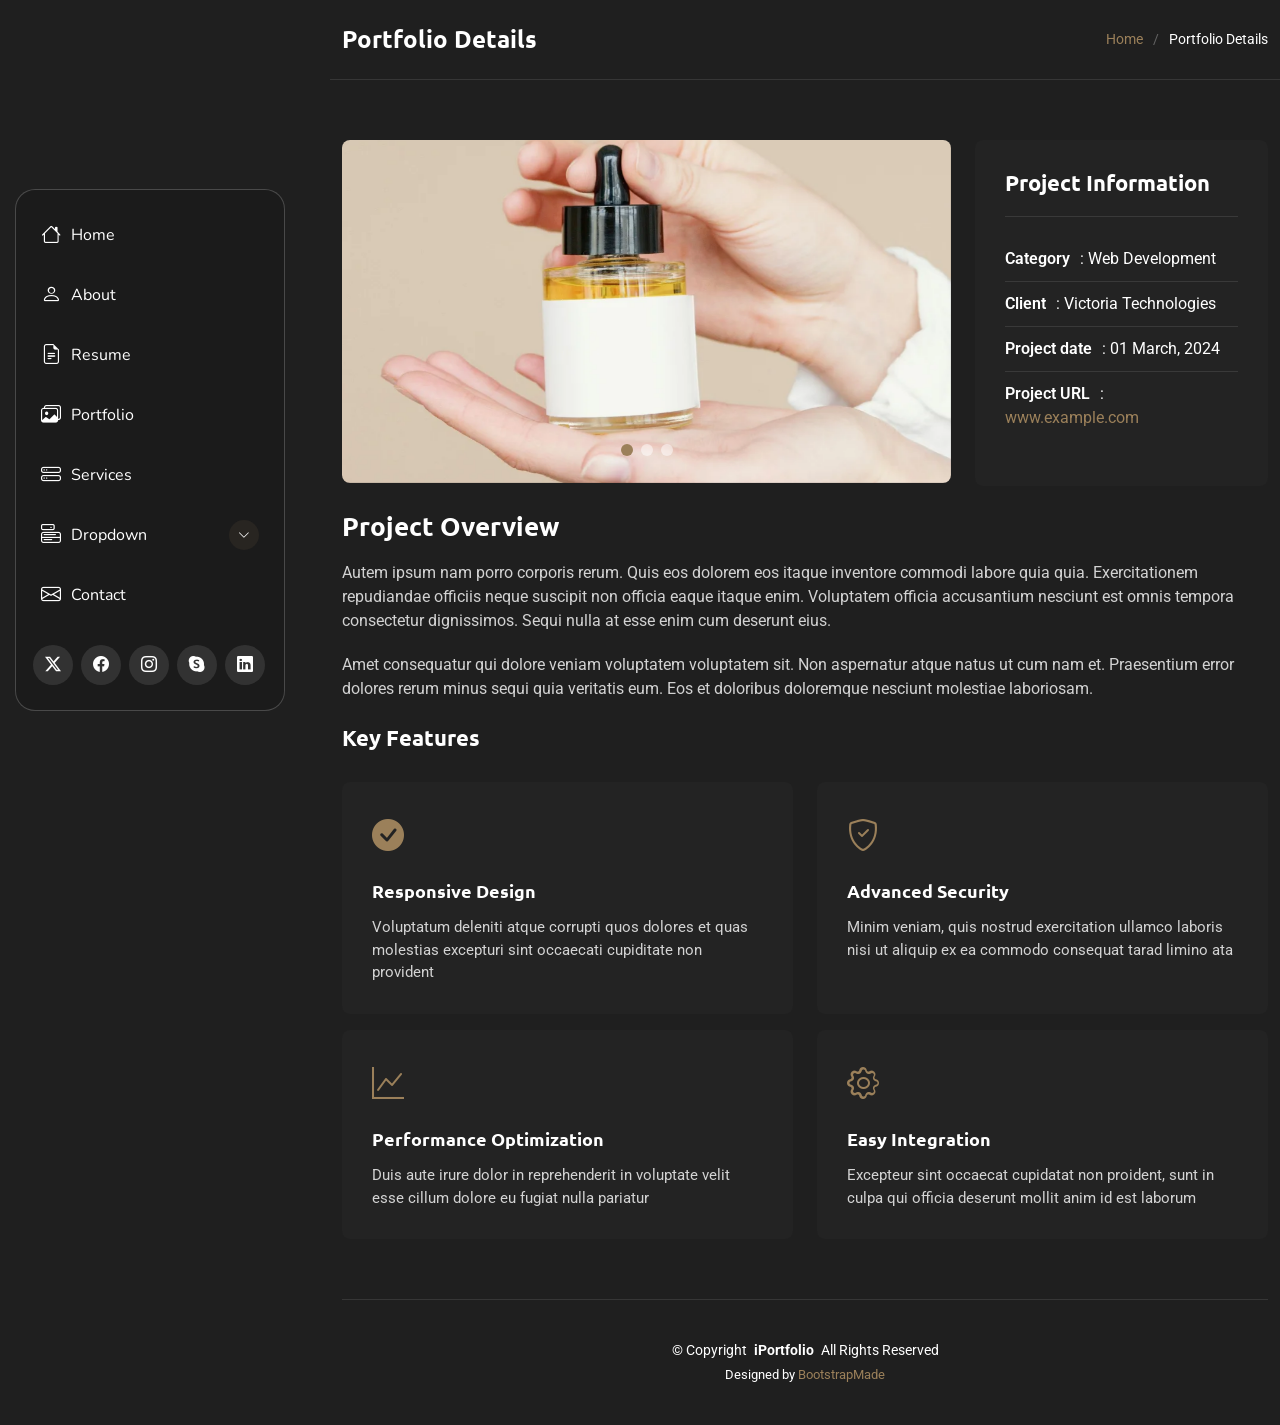
<file: SnapFolio/portfolio-details.html>
<!DOCTYPE html>
<html lang="en">

<head>
  <meta charset="utf-8">
  <meta content="width=device-width, initial-scale=1.0" name="viewport">
  <title>Portfolio Details - SnapFolio Bootstrap Template</title>
  <meta name="description" content="">
  <meta name="keywords" content="">

  <!-- Favicons -->
  <link href="assets/img/favicon.png" rel="icon">
  <link href="assets/img/apple-touch-icon.png" rel="apple-touch-icon">

  <!-- Fonts -->
  <link href="https://fonts.googleapis.com" rel="preconnect">
  <link href="https://fonts.gstatic.com" rel="preconnect" crossorigin>
  <link href="https://fonts.googleapis.com/css2?family=Roboto:ital,wght@0,100;0,300;0,400;0,500;0,700;0,900;1,100;1,300;1,400;1,500;1,700;1,900&family=Ubuntu:ital,wght@0,300;0,400;0,500;0,700;1,300;1,400;1,500;1,700&family=Nunito:ital,wght@0,200;0,300;0,400;0,500;0,600;0,700;0,800;0,900;1,200;1,300;1,400;1,500;1,600;1,700;1,800;1,900&display=swap" rel="stylesheet">

  <!-- Vendor CSS Files -->
  <link href="assets/vendor/bootstrap/css/bootstrap.min.css" rel="stylesheet">
  <link href="assets/vendor/bootstrap-icons/bootstrap-icons.css" rel="stylesheet">
  <link href="assets/vendor/aos/aos.css" rel="stylesheet">
  <link href="assets/vendor/glightbox/css/glightbox.min.css" rel="stylesheet">
  <link href="assets/vendor/swiper/swiper-bundle.min.css" rel="stylesheet">

  <!-- Main CSS File -->
  <link href="assets/css/main.css" rel="stylesheet">

  <!-- =======================================================
  * Template Name: SnapFolio
  * Template URL: https://bootstrapmade.com/snapfolio-bootstrap-portfolio-template/
  * Updated: Jun 13 2025 with Bootstrap v5.3.6
  * Author: BootstrapMade.com
  * License: https://bootstrapmade.com/license/
  ======================================================== -->
</head>

<body class="portfolio-details-page">

  <header id="header" class="header dark-background d-flex flex-column justify-content-center">
    <i class="header-toggle d-xl-none bi bi-list"></i>

    <div class="header-container d-flex flex-column align-items-start">
      <nav id="navmenu" class="navmenu">
        <ul>
          <li><a href="#hero"><i class="bi bi-house navicon"></i>Home</a></li>
          <li><a href="#about"><i class="bi bi-person navicon"></i> About</a></li>
          <li><a href="#resume"><i class="bi bi-file-earmark-text navicon"></i> Resume</a></li>
          <li><a href="#portfolio"><i class="bi bi-images navicon"></i> Portfolio</a></li>
          <li><a href="#services"><i class="bi bi-hdd-stack navicon"></i> Services</a></li>
          <li class="dropdown"><a href="#"><i class="bi bi-menu-button navicon"></i> <span>Dropdown</span> <i class="bi bi-chevron-down toggle-dropdown"></i></a>
            <ul>
              <li><a href="#">Dropdown 1</a></li>
              <li class="dropdown"><a href="#"><span>Deep Dropdown</span> <i class="bi bi-chevron-down toggle-dropdown"></i></a>
                <ul>
                  <li><a href="#">Deep Dropdown 1</a></li>
                  <li><a href="#">Deep Dropdown 2</a></li>
                  <li><a href="#">Deep Dropdown 3</a></li>
                  <li><a href="#">Deep Dropdown 4</a></li>
                  <li><a href="#">Deep Dropdown 5</a></li>
                </ul>
              </li>
              <li><a href="#">Dropdown 2</a></li>
              <li><a href="#">Dropdown 3</a></li>
              <li><a href="#">Dropdown 4</a></li>
            </ul>
          </li>
          <li><a href="#contact"><i class="bi bi-envelope navicon"></i> Contact</a></li>
        </ul>
      </nav>

      <div class="social-links text-center">
        <a href="#" class="twitter"><i class="bi bi-twitter-x"></i></a>
        <a href="#" class="facebook"><i class="bi bi-facebook"></i></a>
        <a href="#" class="instagram"><i class="bi bi-instagram"></i></a>
        <a href="#" class="google-plus"><i class="bi bi-skype"></i></a>
        <a href="#" class="linkedin"><i class="bi bi-linkedin"></i></a>
      </div>

    </div>

  </header>

  <main class="main">

    <!-- Page Title -->
    <div class="page-title dark-background">
      <div class="container d-lg-flex justify-content-between align-items-center">
        <h1 class="mb-2 mb-lg-0">Portfolio Details</h1>
        <nav class="breadcrumbs">
          <ol>
            <li><a href="index.html">Home</a></li>
            <li class="current">Portfolio Details</li>
          </ol>
        </nav>
      </div>
    </div><!-- End Page Title -->

    <!-- Portfolio Details Section -->
    <section id="portfolio-details" class="portfolio-details section">

      <div class="container" data-aos="fade-up" data-aos-delay="100">

        <div class="row gy-4">

          <div class="col-lg-8">
            <div class="portfolio-details-slider swiper init-swiper">

              <script type="application/json" class="swiper-config">
                {
                  "loop": true,
                  "speed": 600,
                  "autoplay": {
                    "delay": 5000
                  },
                  "slidesPerView": "auto",
                  "pagination": {
                    "el": ".swiper-pagination",
                    "type": "bullets",
                    "clickable": true
                  }
                }
              </script>

              <div class="swiper-wrapper align-items-center">

                <div class="swiper-slide">
                  <img src="assets/img/portfolio/portfolio-1.webp" alt="Portfolio Image" class="img-fluid" loading="lazy">
                </div>

                <div class="swiper-slide">
                  <img src="assets/img/portfolio/portfolio-10.webp" alt="Portfolio Image" class="img-fluid" loading="lazy">
                </div>

                <div class="swiper-slide">
                  <img src="assets/img/portfolio/portfolio-7.webp" alt="Portfolio Image" class="img-fluid" loading="lazy">
                </div>

              </div>
              <div class="swiper-pagination"></div>
            </div>
          </div>

          <div class="col-lg-4">
            <div class="portfolio-info" data-aos="fade-left" data-aos-delay="200">
              <h3>Project Information</h3>
              <ul>
                <li><strong>Category</strong>: Web Development</li>
                <li><strong>Client</strong>: Victoria Technologies</li>
                <li><strong>Project date</strong>: 01 March, 2024</li>
                <li><strong>Project URL</strong>: <a href="#" target="_blank">www.example.com</a></li>
              </ul>
            </div>
          </div>

          <div class="col-lg-12">
            <div class="portfolio-description" data-aos="fade-up" data-aos-delay="300">
              <h2>Project Overview</h2>
              <p>
                Autem ipsum nam porro corporis rerum. Quis eos dolorem eos itaque inventore commodi labore quia quia. Exercitationem repudiandae officiis neque suscipit non officia eaque itaque enim. Voluptatem officia accusantium nesciunt est omnis tempora consectetur dignissimos. Sequi nulla at esse enim cum deserunt eius.
              </p>
              <p>
                Amet consequatur qui dolore veniam voluptatem voluptatem sit. Non aspernatur atque natus ut cum nam et. Praesentium error dolores rerum minus sequi quia veritatis eum. Eos et doloribus doloremque nesciunt molestiae laboriosam.
              </p>

              <div class="features mt-4">
                <h3>Key Features</h3>
                <div class="row gy-3">
                  <div class="col-md-6">
                    <div class="feature-item" data-aos="fade-up" data-aos-delay="400">
                      <i class="bi bi-check-circle-fill"></i>
                      <h4>Responsive Design</h4>
                      <p>Voluptatum deleniti atque corrupti quos dolores et quas molestias excepturi sint occaecati cupiditate non provident</p>
                    </div>
                  </div>

                  <div class="col-md-6">
                    <div class="feature-item" data-aos="fade-up" data-aos-delay="500">
                      <i class="bi bi-shield-check"></i>
                      <h4>Advanced Security</h4>
                      <p>Minim veniam, quis nostrud exercitation ullamco laboris nisi ut aliquip ex ea commodo consequat tarad limino ata</p>
                    </div>
                  </div>

                  <div class="col-md-6">
                    <div class="feature-item" data-aos="fade-up" data-aos-delay="600">
                      <i class="bi bi-graph-up"></i>
                      <h4>Performance Optimization</h4>
                      <p>Duis aute irure dolor in reprehenderit in voluptate velit esse cillum dolore eu fugiat nulla pariatur</p>
                    </div>
                  </div>

                  <div class="col-md-6">
                    <div class="feature-item" data-aos="fade-up" data-aos-delay="700">
                      <i class="bi bi-gear"></i>
                      <h4>Easy Integration</h4>
                      <p>Excepteur sint occaecat cupidatat non proident, sunt in culpa qui officia deserunt mollit anim id est laborum</p>
                    </div>
                  </div>
                </div>
              </div>
            </div>
          </div>

        </div>

      </div>

    </section><!-- /Portfolio Details Section -->

  </main>

  <footer id="footer" class="footer position-relative">

    <div class="container">
      <div class="copyright text-center ">
        <p>© <span>Copyright</span> <strong class="px-1 sitename">iPortfolio</strong> <span>All Rights Reserved</span></p>
      </div>
      <div class="credits">
        <!-- All the links in the footer should remain intact. -->
        <!-- You can delete the links only if you've purchased the pro version. -->
        <!-- Licensing information: https://bootstrapmade.com/license/ -->
        <!-- Purchase the pro version with working PHP/AJAX contact form: [buy-url] -->
        Designed by <a href="https://bootstrapmade.com/">BootstrapMade</a>
      </div>
    </div>

  </footer>

  <!-- Scroll Top -->
  <a href="#" id="scroll-top" class="scroll-top d-flex align-items-center justify-content-center"><i class="bi bi-arrow-up-short"></i></a>

  <!-- Preloader -->
  <div id="preloader"></div>

  <!-- Vendor JS Files -->
  <script src="assets/vendor/bootstrap/js/bootstrap.bundle.min.js"></script>
  <script src="assets/vendor/php-email-form/validate.js"></script>
  <script src="assets/vendor/aos/aos.js"></script>
  <script src="assets/vendor/typed.js/typed.umd.js"></script>
  <script src="assets/vendor/purecounter/purecounter_vanilla.js"></script>
  <script src="assets/vendor/waypoints/noframework.waypoints.js"></script>
  <script src="assets/vendor/isotope-layout/isotope.pkgd.min.js"></script>
  <script src="assets/vendor/imagesloaded/imagesloaded.pkgd.min.js"></script>
  <script src="assets/vendor/glightbox/js/glightbox.min.js"></script>
  <script src="assets/vendor/swiper/swiper-bundle.min.js"></script>

  <!-- Main JS File -->
  <script src="assets/js/main.js"></script>

</body>

</html>
</file>
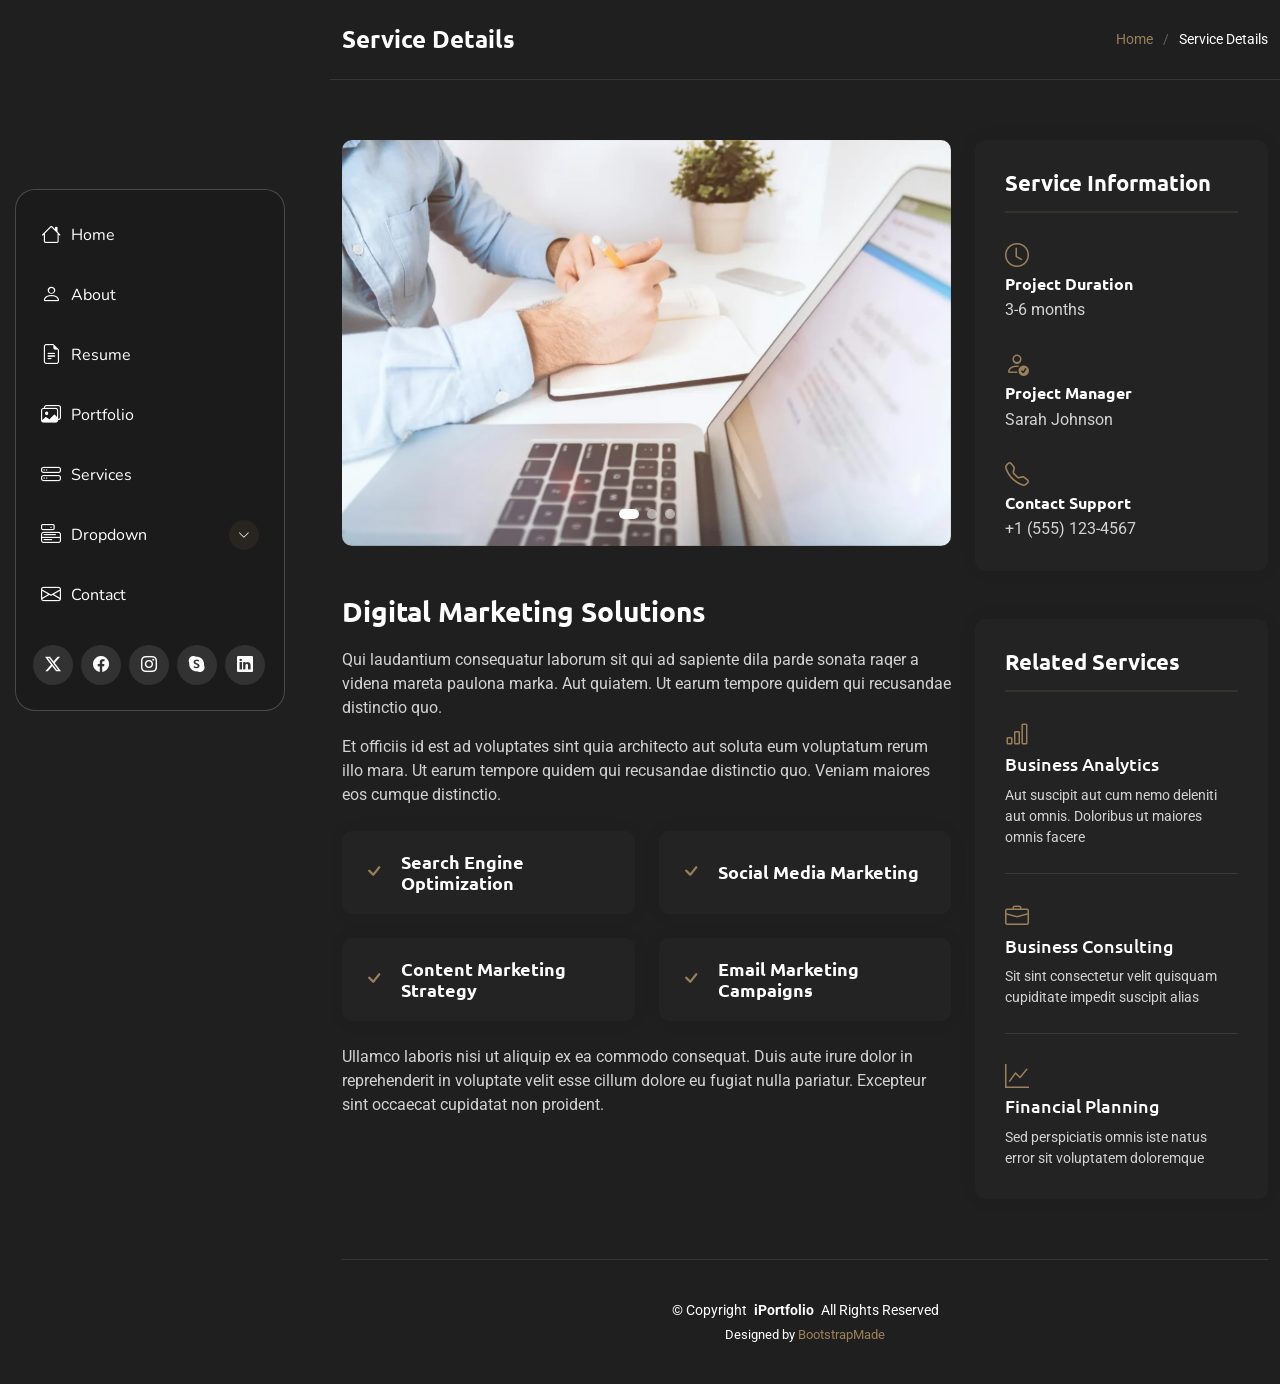
<file: SnapFolio/service-details.html>
<!DOCTYPE html>
<html lang="en">

<head>
  <meta charset="utf-8">
  <meta content="width=device-width, initial-scale=1.0" name="viewport">
  <title>Service Details - SnapFolio Bootstrap Template</title>
  <meta name="description" content="">
  <meta name="keywords" content="">

  <!-- Favicons -->
  <link href="assets/img/favicon.png" rel="icon">
  <link href="assets/img/apple-touch-icon.png" rel="apple-touch-icon">

  <!-- Fonts -->
  <link href="https://fonts.googleapis.com" rel="preconnect">
  <link href="https://fonts.gstatic.com" rel="preconnect" crossorigin>
  <link href="https://fonts.googleapis.com/css2?family=Roboto:ital,wght@0,100;0,300;0,400;0,500;0,700;0,900;1,100;1,300;1,400;1,500;1,700;1,900&family=Ubuntu:ital,wght@0,300;0,400;0,500;0,700;1,300;1,400;1,500;1,700&family=Nunito:ital,wght@0,200;0,300;0,400;0,500;0,600;0,700;0,800;0,900;1,200;1,300;1,400;1,500;1,600;1,700;1,800;1,900&display=swap" rel="stylesheet">

  <!-- Vendor CSS Files -->
  <link href="assets/vendor/bootstrap/css/bootstrap.min.css" rel="stylesheet">
  <link href="assets/vendor/bootstrap-icons/bootstrap-icons.css" rel="stylesheet">
  <link href="assets/vendor/aos/aos.css" rel="stylesheet">
  <link href="assets/vendor/glightbox/css/glightbox.min.css" rel="stylesheet">
  <link href="assets/vendor/swiper/swiper-bundle.min.css" rel="stylesheet">

  <!-- Main CSS File -->
  <link href="assets/css/main.css" rel="stylesheet">

  <!-- =======================================================
  * Template Name: SnapFolio
  * Template URL: https://bootstrapmade.com/snapfolio-bootstrap-portfolio-template/
  * Updated: Jun 13 2025 with Bootstrap v5.3.6
  * Author: BootstrapMade.com
  * License: https://bootstrapmade.com/license/
  ======================================================== -->
</head>

<body class="service-details-page">

  <header id="header" class="header dark-background d-flex flex-column justify-content-center">
    <i class="header-toggle d-xl-none bi bi-list"></i>

    <div class="header-container d-flex flex-column align-items-start">
      <nav id="navmenu" class="navmenu">
        <ul>
          <li><a href="#hero"><i class="bi bi-house navicon"></i>Home</a></li>
          <li><a href="#about"><i class="bi bi-person navicon"></i> About</a></li>
          <li><a href="#resume"><i class="bi bi-file-earmark-text navicon"></i> Resume</a></li>
          <li><a href="#portfolio"><i class="bi bi-images navicon"></i> Portfolio</a></li>
          <li><a href="#services"><i class="bi bi-hdd-stack navicon"></i> Services</a></li>
          <li class="dropdown"><a href="#"><i class="bi bi-menu-button navicon"></i> <span>Dropdown</span> <i class="bi bi-chevron-down toggle-dropdown"></i></a>
            <ul>
              <li><a href="#">Dropdown 1</a></li>
              <li class="dropdown"><a href="#"><span>Deep Dropdown</span> <i class="bi bi-chevron-down toggle-dropdown"></i></a>
                <ul>
                  <li><a href="#">Deep Dropdown 1</a></li>
                  <li><a href="#">Deep Dropdown 2</a></li>
                  <li><a href="#">Deep Dropdown 3</a></li>
                  <li><a href="#">Deep Dropdown 4</a></li>
                  <li><a href="#">Deep Dropdown 5</a></li>
                </ul>
              </li>
              <li><a href="#">Dropdown 2</a></li>
              <li><a href="#">Dropdown 3</a></li>
              <li><a href="#">Dropdown 4</a></li>
            </ul>
          </li>
          <li><a href="#contact"><i class="bi bi-envelope navicon"></i> Contact</a></li>
        </ul>
      </nav>

      <div class="social-links text-center">
        <a href="#" class="twitter"><i class="bi bi-twitter-x"></i></a>
        <a href="#" class="facebook"><i class="bi bi-facebook"></i></a>
        <a href="#" class="instagram"><i class="bi bi-instagram"></i></a>
        <a href="#" class="google-plus"><i class="bi bi-skype"></i></a>
        <a href="#" class="linkedin"><i class="bi bi-linkedin"></i></a>
      </div>

    </div>

  </header>

  <main class="main">

    <!-- Page Title -->
    <div class="page-title dark-background">
      <div class="container d-lg-flex justify-content-between align-items-center">
        <h1 class="mb-2 mb-lg-0">Service Details</h1>
        <nav class="breadcrumbs">
          <ol>
            <li><a href="index.html">Home</a></li>
            <li class="current">Service Details</li>
          </ol>
        </nav>
      </div>
    </div><!-- End Page Title -->

    <!-- Service Details Section -->
    <section id="service-details" class="service-details section">

      <div class="container" data-aos="fade-up" data-aos-delay="100">

        <div class="row gy-4">

          <div class="col-lg-8">
            <div class="service-details-slider swiper init-swiper">
              <script type="application/json" class="swiper-config">
                {
                  "loop": true,
                  "speed": 600,
                  "autoplay": {
                    "delay": 5000
                  },
                  "slidesPerView": 1,
                  "pagination": {
                    "el": ".swiper-pagination",
                    "type": "bullets",
                    "clickable": true
                  }
                }
              </script>
              <div class="swiper-wrapper align-items-center">
                <div class="swiper-slide">
                  <img src="assets/img/services/services-1.webp" alt="" class="img-fluid" loading="lazy">
                </div>
                <div class="swiper-slide">
                  <img src="assets/img/services/services-2.webp" alt="" class="img-fluid" loading="lazy">
                </div>
                <div class="swiper-slide">
                  <img src="assets/img/services/services-3.webp" alt="" class="img-fluid" loading="lazy">
                </div>
              </div>
              <div class="swiper-pagination"></div>
            </div>

            <div class="content mt-5">
              <h3>Digital Marketing Solutions</h3>
              <p>
                Qui laudantium consequatur laborum sit qui ad sapiente dila parde sonata raqer a videna mareta paulona marka. Aut quiatem. Ut earum tempore quidem qui recusandae distinctio quo.
              </p>
              <p>
                Et officiis id est ad voluptates sint quia architecto aut soluta eum voluptatum rerum illo mara. Ut earum tempore quidem qui recusandae distinctio quo. Veniam maiores eos cumque distinctio.
              </p>

              <div class="features mt-4">
                <div class="row gy-4">
                  <div class="col-md-6" data-aos="fade-up" data-aos-delay="100">
                    <div class="feature-box d-flex align-items-center">
                      <i class="bi bi-check"></i>
                      <h4>Search Engine Optimization</h4>
                    </div>
                  </div>
                  <div class="col-md-6" data-aos="fade-up" data-aos-delay="200">
                    <div class="feature-box d-flex align-items-center">
                      <i class="bi bi-check"></i>
                      <h4>Social Media Marketing</h4>
                    </div>
                  </div>
                  <div class="col-md-6" data-aos="fade-up" data-aos-delay="300">
                    <div class="feature-box d-flex align-items-center">
                      <i class="bi bi-check"></i>
                      <h4>Content Marketing Strategy</h4>
                    </div>
                  </div>
                  <div class="col-md-6" data-aos="fade-up" data-aos-delay="400">
                    <div class="feature-box d-flex align-items-center">
                      <i class="bi bi-check"></i>
                      <h4>Email Marketing Campaigns</h4>
                    </div>
                  </div>
                </div>
              </div>

              <p class="mt-4">
                Ullamco laboris nisi ut aliquip ex ea commodo consequat. Duis aute irure dolor in reprehenderit in voluptate velit esse cillum dolore eu fugiat nulla pariatur. Excepteur sint occaecat cupidatat non proident.
              </p>
            </div>
          </div>

          <div class="col-lg-4">
            <div class="service-info">
              <h4>Service Information</h4>
              <div class="info-item">
                <i class="bi bi-clock"></i>
                <h5>Project Duration</h5>
                <p>3-6 months</p>
              </div>
              <div class="info-item">
                <i class="bi bi-person-check"></i>
                <h5>Project Manager</h5>
                <p>Sarah Johnson</p>
              </div>
              <div class="info-item">
                <i class="bi bi-telephone"></i>
                <h5>Contact Support</h5>
                <p>+1 (555) 123-4567</p>
              </div>
            </div>

            <div class="related-services mt-5">
              <h4>Related Services</h4>
              <div class="service-item">
                <i class="bi bi-bar-chart"></i>
                <h5><a href="#">Business Analytics</a></h5>
                <p>Aut suscipit aut cum nemo deleniti aut omnis. Doloribus ut maiores omnis facere</p>
              </div>
              <div class="service-item">
                <i class="bi bi-briefcase"></i>
                <h5><a href="#">Business Consulting</a></h5>
                <p>Sit sint consectetur velit quisquam cupiditate impedit suscipit alias</p>
              </div>
              <div class="service-item">
                <i class="bi bi-graph-up"></i>
                <h5><a href="#">Financial Planning</a></h5>
                <p>Sed perspiciatis omnis iste natus error sit voluptatem doloremque</p>
              </div>
            </div>
          </div>

        </div>

      </div>

    </section><!-- /Service Details Section -->

  </main>

  <footer id="footer" class="footer position-relative">

    <div class="container">
      <div class="copyright text-center ">
        <p>© <span>Copyright</span> <strong class="px-1 sitename">iPortfolio</strong> <span>All Rights Reserved</span></p>
      </div>
      <div class="credits">
        <!-- All the links in the footer should remain intact. -->
        <!-- You can delete the links only if you've purchased the pro version. -->
        <!-- Licensing information: https://bootstrapmade.com/license/ -->
        <!-- Purchase the pro version with working PHP/AJAX contact form: [buy-url] -->
        Designed by <a href="https://bootstrapmade.com/">BootstrapMade</a>
      </div>
    </div>

  </footer>

  <!-- Scroll Top -->
  <a href="#" id="scroll-top" class="scroll-top d-flex align-items-center justify-content-center"><i class="bi bi-arrow-up-short"></i></a>

  <!-- Preloader -->
  <div id="preloader"></div>

  <!-- Vendor JS Files -->
  <script src="assets/vendor/bootstrap/js/bootstrap.bundle.min.js"></script>
  <script src="assets/vendor/php-email-form/validate.js"></script>
  <script src="assets/vendor/aos/aos.js"></script>
  <script src="assets/vendor/typed.js/typed.umd.js"></script>
  <script src="assets/vendor/purecounter/purecounter_vanilla.js"></script>
  <script src="assets/vendor/waypoints/noframework.waypoints.js"></script>
  <script src="assets/vendor/isotope-layout/isotope.pkgd.min.js"></script>
  <script src="assets/vendor/imagesloaded/imagesloaded.pkgd.min.js"></script>
  <script src="assets/vendor/glightbox/js/glightbox.min.js"></script>
  <script src="assets/vendor/swiper/swiper-bundle.min.js"></script>

  <!-- Main JS File -->
  <script src="assets/js/main.js"></script>

</body>

</html>
</file>
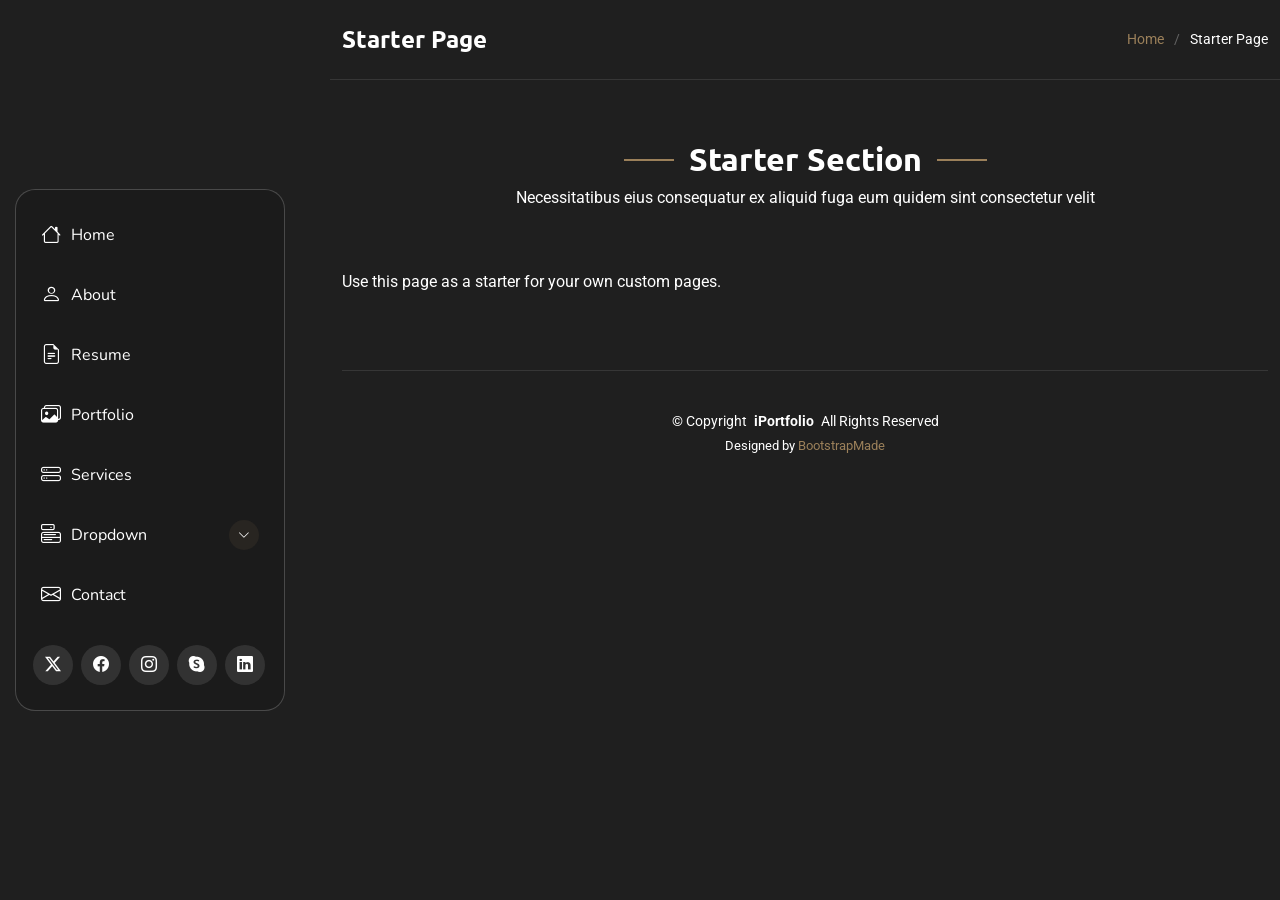
<file: SnapFolio/starter-page.html>
<!DOCTYPE html>
<html lang="en">

<head>
  <meta charset="utf-8">
  <meta content="width=device-width, initial-scale=1.0" name="viewport">
  <title>Starter Page - SnapFolio Bootstrap Template</title>
  <meta name="description" content="">
  <meta name="keywords" content="">

  <!-- Favicons -->
  <link href="assets/img/favicon.png" rel="icon">
  <link href="assets/img/apple-touch-icon.png" rel="apple-touch-icon">

  <!-- Fonts -->
  <link href="https://fonts.googleapis.com" rel="preconnect">
  <link href="https://fonts.gstatic.com" rel="preconnect" crossorigin>
  <link href="https://fonts.googleapis.com/css2?family=Roboto:ital,wght@0,100;0,300;0,400;0,500;0,700;0,900;1,100;1,300;1,400;1,500;1,700;1,900&family=Ubuntu:ital,wght@0,300;0,400;0,500;0,700;1,300;1,400;1,500;1,700&family=Nunito:ital,wght@0,200;0,300;0,400;0,500;0,600;0,700;0,800;0,900;1,200;1,300;1,400;1,500;1,600;1,700;1,800;1,900&display=swap" rel="stylesheet">

  <!-- Vendor CSS Files -->
  <link href="assets/vendor/bootstrap/css/bootstrap.min.css" rel="stylesheet">
  <link href="assets/vendor/bootstrap-icons/bootstrap-icons.css" rel="stylesheet">
  <link href="assets/vendor/aos/aos.css" rel="stylesheet">
  <link href="assets/vendor/glightbox/css/glightbox.min.css" rel="stylesheet">
  <link href="assets/vendor/swiper/swiper-bundle.min.css" rel="stylesheet">

  <!-- Main CSS File -->
  <link href="assets/css/main.css" rel="stylesheet">

  <!-- =======================================================
  * Template Name: SnapFolio
  * Template URL: https://bootstrapmade.com/snapfolio-bootstrap-portfolio-template/
  * Updated: Jun 13 2025 with Bootstrap v5.3.6
  * Author: BootstrapMade.com
  * License: https://bootstrapmade.com/license/
  ======================================================== -->
</head>

<body class="starter-page-page">

  <header id="header" class="header dark-background d-flex flex-column justify-content-center">
    <i class="header-toggle d-xl-none bi bi-list"></i>

    <div class="header-container d-flex flex-column align-items-start">
      <nav id="navmenu" class="navmenu">
        <ul>
          <li><a href="#hero"><i class="bi bi-house navicon"></i>Home</a></li>
          <li><a href="#about"><i class="bi bi-person navicon"></i> About</a></li>
          <li><a href="#resume"><i class="bi bi-file-earmark-text navicon"></i> Resume</a></li>
          <li><a href="#portfolio"><i class="bi bi-images navicon"></i> Portfolio</a></li>
          <li><a href="#services"><i class="bi bi-hdd-stack navicon"></i> Services</a></li>
          <li class="dropdown"><a href="#"><i class="bi bi-menu-button navicon"></i> <span>Dropdown</span> <i class="bi bi-chevron-down toggle-dropdown"></i></a>
            <ul>
              <li><a href="#">Dropdown 1</a></li>
              <li class="dropdown"><a href="#"><span>Deep Dropdown</span> <i class="bi bi-chevron-down toggle-dropdown"></i></a>
                <ul>
                  <li><a href="#">Deep Dropdown 1</a></li>
                  <li><a href="#">Deep Dropdown 2</a></li>
                  <li><a href="#">Deep Dropdown 3</a></li>
                  <li><a href="#">Deep Dropdown 4</a></li>
                  <li><a href="#">Deep Dropdown 5</a></li>
                </ul>
              </li>
              <li><a href="#">Dropdown 2</a></li>
              <li><a href="#">Dropdown 3</a></li>
              <li><a href="#">Dropdown 4</a></li>
            </ul>
          </li>
          <li><a href="#contact"><i class="bi bi-envelope navicon"></i> Contact</a></li>
        </ul>
      </nav>

      <div class="social-links text-center">
        <a href="#" class="twitter"><i class="bi bi-twitter-x"></i></a>
        <a href="#" class="facebook"><i class="bi bi-facebook"></i></a>
        <a href="#" class="instagram"><i class="bi bi-instagram"></i></a>
        <a href="#" class="google-plus"><i class="bi bi-skype"></i></a>
        <a href="#" class="linkedin"><i class="bi bi-linkedin"></i></a>
      </div>

    </div>

  </header>

  <main class="main">

    <!-- Page Title -->
    <div class="page-title dark-background">
      <div class="container d-lg-flex justify-content-between align-items-center">
        <h1 class="mb-2 mb-lg-0">Starter Page</h1>
        <nav class="breadcrumbs">
          <ol>
            <li><a href="index.html">Home</a></li>
            <li class="current">Starter Page</li>
          </ol>
        </nav>
      </div>
    </div><!-- End Page Title -->

    <!-- Starter Section Section -->
    <section id="starter-section" class="starter-section section">

      <!-- Section Title -->
      <div class="container section-title" data-aos="fade-up">
        <h2>Starter Section</h2>
        <p>Necessitatibus eius consequatur ex aliquid fuga eum quidem sint consectetur velit</p>
      </div><!-- End Section Title -->

      <div class="container" data-aos="fade-up">
        <p>Use this page as a starter for your own custom pages.</p>
      </div>

    </section><!-- /Starter Section Section -->

  </main>

  <footer id="footer" class="footer position-relative">

    <div class="container">
      <div class="copyright text-center ">
        <p>© <span>Copyright</span> <strong class="px-1 sitename">iPortfolio</strong> <span>All Rights Reserved</span></p>
      </div>
      <div class="credits">
        <!-- All the links in the footer should remain intact. -->
        <!-- You can delete the links only if you've purchased the pro version. -->
        <!-- Licensing information: https://bootstrapmade.com/license/ -->
        <!-- Purchase the pro version with working PHP/AJAX contact form: [buy-url] -->
        Designed by <a href="https://bootstrapmade.com/">BootstrapMade</a>
      </div>
    </div>

  </footer>

  <!-- Scroll Top -->
  <a href="#" id="scroll-top" class="scroll-top d-flex align-items-center justify-content-center"><i class="bi bi-arrow-up-short"></i></a>

  <!-- Preloader -->
  <div id="preloader"></div>

  <!-- Vendor JS Files -->
  <script src="assets/vendor/bootstrap/js/bootstrap.bundle.min.js"></script>
  <script src="assets/vendor/php-email-form/validate.js"></script>
  <script src="assets/vendor/aos/aos.js"></script>
  <script src="assets/vendor/typed.js/typed.umd.js"></script>
  <script src="assets/vendor/purecounter/purecounter_vanilla.js"></script>
  <script src="assets/vendor/waypoints/noframework.waypoints.js"></script>
  <script src="assets/vendor/isotope-layout/isotope.pkgd.min.js"></script>
  <script src="assets/vendor/imagesloaded/imagesloaded.pkgd.min.js"></script>
  <script src="assets/vendor/glightbox/js/glightbox.min.js"></script>
  <script src="assets/vendor/swiper/swiper-bundle.min.js"></script>

  <!-- Main JS File -->
  <script src="assets/js/main.js"></script>

</body>

</html>
</file>
<file: assets/css/main.css>
/**
* Template Name: SnapFolio
* Template URL: https://bootstrapmade.com/snapfolio-bootstrap-portfolio-template/
* Updated: Jun 13 2025 with Bootstrap v5.3.6
* Author: BootstrapMade.com
* License: https://bootstrapmade.com/license/
*/

/*--------------------------------------------------------------
# Font & Color Variables
# Help: https://bootstrapmade.com/color-system/
--------------------------------------------------------------*/
/* Fonts */
:root {
  --default-font: "Roboto",  system-ui, -apple-system, "Segoe UI", Roboto, "Helvetica Neue", Arial, "Noto Sans", "Liberation Sans", sans-serif, "Apple Color Emoji", "Segoe UI Emoji", "Segoe UI Symbol", "Noto Color Emoji";
  --heading-font: "Ubuntu",  sans-serif;
  --nav-font: "Nunito",  sans-serif;
}

/* Global Colors - The following color variables are used throughout the website. Updating them here will change the color scheme of the entire website */
:root { 
  --background-color: #1f1f1f; /* Background color for the entire website, including individual sections */
  --default-color: #ffffff; /* Default color used for the majority of the text content across the entire website */
  --heading-color: #ffffff; /* Color for headings, subheadings and title throughout the website */
  --accent-color: #9b805a; /* Accent color that represents your brand on the website. It's used for buttons, links, and other elements that need to stand out */
  --surface-color: #232323; /* The surface color is used as a background of boxed elements within sections, such as cards, icon boxes, or other elements that require a visual separation from the global background. */
  --contrast-color: #ffffff; /* Contrast color for text, ensuring readability against backgrounds of accent, heading, or default colors. */
}

/* Nav Menu Colors - The following color variables are used specifically for the navigation menu. They are separate from the global colors to allow for more customization options */
:root {
  --nav-color: #ffffff;  /* The default color of the main navmenu links */
  --nav-hover-color: #9b805a; /* Applied to main navmenu links when they are hovered over or active */
  --nav-mobile-background-color: #393939; /* Used as the background color for mobile navigation menu */
  --nav-dropdown-background-color: #393939; /* Used as the background color for dropdown items that appear when hovering over primary navigation items */
  --nav-dropdown-color: #ffffff; /* Used for navigation links of the dropdown items in the navigation menu. */
  --nav-dropdown-hover-color: #9b805a; /* Similar to --nav-hover-color, this color is applied to dropdown navigation links when they are hovered over. */
}

/* Color Presets - These classes override global colors when applied to any section or element, providing reuse of the sam color scheme. */

.light-background {
  --background-color: #2c2c2c;
  --surface-color: #323232;
}

.dark-background {
  --background-color: #040b14;
  --default-color: #ffffff;
  --heading-color: #ffffff;
  --surface-color: #151f2b;
  --contrast-color: #ffffff;
}

/* Smooth scroll */
:root {
  scroll-behavior: smooth;
}

/*--------------------------------------------------------------
# General Styling & Shared Classes
--------------------------------------------------------------*/
body {
  color: var(--default-color);
  background-color: var(--background-color);
  font-family: var(--default-font);
}

a {
  color: var(--accent-color);
  text-decoration: none;
  transition: 0.3s;
}

a:hover {
  color: color-mix(in srgb, var(--accent-color), transparent 25%);
  text-decoration: none;
}

h1,
h2,
h3,
h4,
h5,
h6 {
  color: var(--heading-color);
  font-family: var(--heading-font);
}

/* PHP Email Form Messages
------------------------------*/
.php-email-form .error-message {
  display: none;
  background: #df1529;
  color: #ffffff;
  text-align: left;
  padding: 15px;
  margin-bottom: 24px;
  font-weight: 600;
}

.php-email-form .sent-message {
  display: none;
  color: #ffffff;
  background: #059652;
  text-align: center;
  padding: 15px;
  margin-bottom: 24px;
  font-weight: 600;
}

.php-email-form .loading {
  display: none;
  background: var(--surface-color);
  text-align: center;
  padding: 15px;
  margin-bottom: 24px;
}

.php-email-form .loading:before {
  content: "";
  display: inline-block;
  border-radius: 50%;
  width: 24px;
  height: 24px;
  margin: 0 10px -6px 0;
  border: 3px solid var(--accent-color);
  border-top-color: var(--surface-color);
  animation: php-email-form-loading 1s linear infinite;
}

@keyframes php-email-form-loading {
  0% {
    transform: rotate(0deg);
  }

  100% {
    transform: rotate(360deg);
  }
}

/*--------------------------------------------------------------
# Global Header
--------------------------------------------------------------*/
.header {
  --background-color: #1b1b1b;
  color: var(--default-color);
  position: fixed;
  top: 0;
  left: 0;
  bottom: 0;
  padding: 0 15px;
  width: 300px;
  transition: all ease-in-out 0.3s;
  overflow-y: auto;
  z-index: 997;
}

.header .header-container {
  border-radius: 20px;
  padding: 15px;
  background-color: var(--background-color);
  border: 1px solid color-mix(in srgb, var(--default-color), transparent 80%);
}

.header .social-links {
  margin: 0 0 10px 0;
}

.header .social-links a {
  font-size: 16px;
  display: inline-flex;
  align-items: center;
  justify-content: center;
  background: color-mix(in srgb, var(--default-color), transparent 90%);
  color: var(--default-color);
  margin: 0 2px;
  border-radius: 50%;
  text-align: center;
  width: 40px;
  height: 40px;
  transition: 0.3s;
}

.header .social-links a:hover {
  color: var(--contrast-color);
  background: var(--accent-color);
}

@media (min-width: 1200px) {

  .header~main,
  .header~#footer {
    margin-left: 330px;
  }
}

@media (max-width: 1199px) {
  .header {
    left: -100%;
  }
}

.header.header-show {
  left: 0;
}

.header .header-toggle {
  color: var(--contrast-color);
  background-color: var(--accent-color);
  font-size: 22px;
  display: flex;
  align-items: center;
  justify-content: center;
  width: 40px;
  height: 40px;
  border-radius: 50%;
  cursor: pointer;
  position: fixed;
  top: 15px;
  right: 15px;
  z-index: 9999;
  transition: background-color 0.3s;
}

.header .header-toggle:hover {
  color: var(--contrast-color);
  background-color: color-mix(in srgb, var(--accent-color) 90%, white 15%);
}

/*--------------------------------------------------------------
# Navigation Menu
--------------------------------------------------------------*/
.mobile-nav-toggle {
  display: none;
}

.navmenu {
  padding: 0;
  z-index: 9997;
  width: 100%;
}

.navmenu ul {
  list-style: none;
  padding: 0 0 20px 0;
  margin: 0;
}

.navmenu a,
.navmenu a:focus {
  color: var(--nav-color);
  padding: 15px 10px;
  font-family: var(--nav-font);
  font-size: 16px;
  font-weight: 400;
  display: flex;
  align-items: center;
  white-space: nowrap;
  transition: 0.3s;
  width: 100%;
}

.navmenu a .navicon,
.navmenu a:focus .navicon {
  font-size: 20px;
  margin-right: 10px;
}

.navmenu a .toggle-dropdown,
.navmenu a:focus .toggle-dropdown {
  font-size: 12px;
  line-height: 0;
  margin-left: auto;
  width: 30px;
  height: 30px;
  display: flex;
  align-items: center;
  justify-content: center;
  border-radius: 50%;
  transition: 0.3s;
  flex-shrink: 0;
  background-color: color-mix(in srgb, var(--accent-color), transparent 90%);
}

.navmenu a .toggle-dropdown:hover,
.navmenu a:focus .toggle-dropdown:hover {
  background-color: var(--accent-color);
  color: var(--contrast-color);
}

.navmenu a:hover,
.navmenu .active,
.navmenu .active:focus {
  color: var(--nav-hover-color);
}

.navmenu a:hover .navicon,
.navmenu .active .navicon,
.navmenu .active:focus .navicon {
  color: var(--accent-color);
}

.navmenu .active .toggle-dropdown,
.navmenu .active:focus .toggle-dropdown {
  background-color: var(--accent-color);
  color: var(--contrast-color);
  transform: rotate(180deg);
}

.navmenu .dropdown {
  display: block;
}

.navmenu .dropdown a,
.navmenu .dropdown a:focus {
  color: --nav-dropdown-color;
}

.navmenu .dropdown a:hover,
.navmenu .dropdown .active,
.navmenu .dropdown .active:focus {
  color: var(--nav-dropdown-hover-color);
}

.navmenu .dropdown ul {
  position: static;
  display: none;
  z-index: 99;
  padding: 5px 10px;
  margin: 5px 10px;
  background-color: var(--nav-dropdown-background-color);
  border: 1px solid color-mix(in srgb, var(--default-color), transparent 90%);
  box-shadow: none;
  transition: all 0.5s ease-in-out;
}

.navmenu .dropdown ul ul {
  background-color: rgba(33, 37, 41, 0.1);
}

.navmenu .dropdown>.dropdown-active {
  display: block;
  background-color: rgba(33, 37, 41, 0.03);
}

/*--------------------------------------------------------------
# Global Footer
--------------------------------------------------------------*/
.footer {
  color: var(--default-color);
  background-color: var(--background-color);
  font-size: 14px;
  padding: 0 0 40px 0;
  position: relative;
}

.footer .copyright {
  padding-top: 40px;
  border-top: 1px solid color-mix(in srgb, var(--default-color), transparent 90%);
}

.footer .copyright p {
  margin-bottom: 0;
}

.footer .credits {
  margin-top: 4px;
  font-size: 13px;
  text-align: center;
}

/*--------------------------------------------------------------
# Preloader
--------------------------------------------------------------*/
#preloader {
  position: fixed;
  inset: 0;
  z-index: 999999;
  overflow: hidden;
  background: var(--background-color);
  transition: all 0.6s ease-out;
}

#preloader:before {
  content: "";
  position: fixed;
  top: calc(50% - 30px);
  left: calc(50% - 30px);
  border: 6px solid #ffffff;
  border-color: var(--accent-color) transparent var(--accent-color) transparent;
  border-radius: 50%;
  width: 60px;
  height: 60px;
  animation: animate-preloader 1.5s linear infinite;
}

@keyframes animate-preloader {
  0% {
    transform: rotate(0deg);
  }

  100% {
    transform: rotate(360deg);
  }
}

/*--------------------------------------------------------------
# Scroll Top Button
--------------------------------------------------------------*/
.scroll-top {
  position: fixed;
  visibility: hidden;
  opacity: 0;
  right: 15px;
  bottom: -15px;
  z-index: 99999;
  background-color: var(--accent-color);
  width: 44px;
  height: 44px;
  border-radius: 50px;
  transition: all 0.4s;
}

.scroll-top i {
  font-size: 24px;
  color: var(--contrast-color);
  line-height: 0;
}

.scroll-top:hover {
  background-color: color-mix(in srgb, var(--accent-color), transparent 20%);
  color: var(--contrast-color);
}

.scroll-top.active {
  visibility: visible;
  opacity: 1;
  bottom: 15px;
}

/*--------------------------------------------------------------
# Disable aos animation delay on mobile devices
--------------------------------------------------------------*/
@media screen and (max-width: 768px) {
  [data-aos-delay] {
    transition-delay: 0 !important;
  }
}

/*--------------------------------------------------------------
# Global Page Titles & Breadcrumbs
--------------------------------------------------------------*/
.page-title {
  color: var(--default-color);
  padding: 25px 0 0 0;
  position: relative;
}

.page-title .container {
  border-bottom: 1px solid color-mix(in srgb, var(--default-color), transparent 90%);
  padding-bottom: 25px;
}

.page-title h1 {
  font-size: 24px;
  font-weight: 700;
}

.page-title .breadcrumbs ol {
  display: flex;
  flex-wrap: wrap;
  list-style: none;
  padding: 0;
  margin: 0;
  font-size: 14px;
  font-weight: 400;
}

.page-title .breadcrumbs ol li+li {
  padding-left: 10px;
}

.page-title .breadcrumbs ol li+li::before {
  content: "/";
  display: inline-block;
  padding-right: 10px;
  color: color-mix(in srgb, var(--default-color), transparent 70%);
}

/*--------------------------------------------------------------
# Global Sections
--------------------------------------------------------------*/
section,
.section {
  color: var(--default-color);
  background-color: var(--background-color);
  padding: 60px 0;
  overflow: clip;
}

/*--------------------------------------------------------------
# Global Section Titles
--------------------------------------------------------------*/
.section-title {
  text-align: center;
  padding-bottom: 60px;
  position: relative;
}

.section-title h2 {
  font-size: 32px;
  font-weight: 700;
  position: relative;
}

.section-title h2:before,
.section-title h2:after {
  content: "";
  width: 50px;
  height: 2px;
  background: var(--accent-color);
  display: inline-block;
}

.section-title h2:before {
  margin: 0 15px 10px 0;
}

.section-title h2:after {
  margin: 0 0 10px 15px;
}

.section-title p {
  margin-bottom: 0;
}

/*--------------------------------------------------------------
# Hero Section
--------------------------------------------------------------*/
.hero {
  min-height: 100vh;
  position: relative;
  overflow: hidden;
  display: flex;
  align-items: center;
}

.hero .background-elements {
  position: absolute;
  top: 0;
  left: 0;
  width: 100%;
  height: 100%;
  z-index: 1;
  overflow: hidden;
}

.hero .background-elements .bg-circle {
  position: absolute;
  border-radius: 50%;
  background: linear-gradient(45deg, color-mix(in srgb, var(--accent-color), transparent 90%), color-mix(in srgb, var(--accent-color), transparent 95%));
  animation: float 6s ease-in-out infinite;
}

.hero .background-elements .bg-circle.circle-1 {
  width: 300px;
  height: 300px;
  top: 10%;
  right: 10%;
  animation-delay: 0s;
}

.hero .background-elements .bg-circle.circle-2 {
  width: 200px;
  height: 200px;
  bottom: 20%;
  left: 5%;
  animation-delay: 2s;
}

.hero .hero-content {
  position: relative;
  width: 100%;
  z-index: 2;
}

.hero .container {
  position: relative;
  z-index: 3;
}

.hero .hero-text h1 {
  font-size: 72px;
  font-weight: 800;
  line-height: 1.1;
  margin-bottom: 15px;
  color: var(--heading-color);
}

.hero .hero-text h1 .accent-text {
  color: var(--accent-color);
  position: relative;
}

.hero .hero-text h1 .accent-text::after {
  content: "";
  position: absolute;
  bottom: -5px;
  left: 0;
  width: 100%;
  height: 3px;
  background: linear-gradient(90deg, var(--accent-color), color-mix(in srgb, var(--accent-color), transparent 50%));
}

.hero .hero-text h2 {
  font-size: 32px;
  font-weight: 600;
  color: var(--heading-color);
  margin-bottom: 10px;
}

.hero .hero-text .lead {
  font-size: 24px;
  margin-bottom: 20px;
  color: var(--default-color);
}

.hero .hero-text .lead span {
  color: var(--accent-color);
  font-weight: 600;
  border-bottom: 2px solid var(--accent-color);
  padding-bottom: 2px;
}

.hero .hero-text .description {
  font-size: 18px;
  line-height: 1.6;
  color: color-mix(in srgb, var(--default-color), transparent 20%);
  margin-bottom: 40px;
  max-width: 500px;
}

.hero .hero-actions {
  display: flex;
  gap: 20px;
  margin-bottom: 40px;
  flex-wrap: wrap;
}

.hero .hero-actions .btn {
  padding: 14px 30px;
  font-size: 16px;
  font-weight: 600;
  border-radius: 50px;
  text-decoration: none;
  transition: all 0.3s ease;
  border: 2px solid;
}

.hero .hero-actions .btn.btn-primary {
  background-color: var(--accent-color);
  color: var(--contrast-color);
  border-color: var(--accent-color);
}

.hero .hero-actions .btn.btn-primary:hover {
  background-color: color-mix(in srgb, var(--accent-color), black 10%);
  transform: translateY(-2px);
  box-shadow: 0 8px 25px color-mix(in srgb, var(--accent-color), transparent 70%);
}

.hero .hero-actions .btn.btn-outline {
  background-color: transparent;
  color: var(--accent-color);
  border-color: var(--accent-color);
}

.hero .hero-actions .btn.btn-outline:hover {
  background-color: var(--accent-color);
  color: var(--contrast-color);
  transform: translateY(-2px);
}

.hero .social-links {
  display: flex;
  gap: 20px;
}

.hero .social-links a {
  width: 50px;
  height: 50px;
  display: flex;
  align-items: center;
  justify-content: center;
  background-color: var(--surface-color);
  color: color-mix(in srgb, var(--default-color), transparent 40%);
  border-radius: 50%;
  font-size: 20px;
  transition: all 0.3s ease;
}

.hero .social-links a:hover {
  color: var(--contrast-color);
  background-color: var(--accent-color);
  transform: translateY(-3px);
  box-shadow: 0 8px 25px color-mix(in srgb, var(--accent-color), transparent 70%);
}

.hero .hero-visual {
  display: flex;
  justify-content: center;
  align-items: center;
  height: 100%;
}

.hero .hero-visual .profile-container {
  position: relative;
  width: 400px;
  height: 400px;
}

.hero .hero-visual .profile-container .profile-background {
  position: absolute;
  top: 20px;
  left: 20px;
  width: 100%;
  height: 100%;
  background: linear-gradient(135deg, var(--accent-color), color-mix(in srgb, var(--accent-color), var(--heading-color) 30%));
  border-radius: 30px;
  z-index: 1;
}

.hero .hero-visual .profile-container .profile-image {
  position: relative;
  width: 100%;
  height: 100%;
  object-fit: cover;
  border-radius: 30px;
  z-index: 2;
  box-shadow: 0 20px 40px color-mix(in srgb, var(--default-color), transparent 85%);
}

.hero .hero-visual .profile-container .floating-elements .floating-icon {
  position: absolute;
  width: 60px;
  height: 60px;
  background-color: var(--surface-color);
  border-radius: 50%;
  display: flex;
  align-items: center;
  justify-content: center;
  font-size: 24px;
  color: var(--accent-color);
  box-shadow: 0 8px 25px color-mix(in srgb, var(--default-color), transparent 85%);
  animation: floatIcon 4s ease-in-out infinite;
}

.hero .hero-visual .profile-container .floating-elements .floating-icon.icon-1 {
  top: -20px;
  right: 50px;
  animation-delay: 0s;
}

.hero .hero-visual .profile-container .floating-elements .floating-icon.icon-2 {
  bottom: 70px;
  right: -60px;
  animation-delay: 1s;
}

.hero .hero-visual .profile-container .floating-elements .floating-icon.icon-3 {
  bottom: -40px;
  left: 50px;
  animation-delay: 2s;
}

.hero .hero-visual .profile-container .floating-elements .floating-icon.icon-4 {
  top: 100px;
  left: -40px;
  animation-delay: 3s;
}

@keyframes float {

  0%,
  100% {
    transform: translateY(0px);
  }

  50% {
    transform: translateY(-20px);
  }
}

@keyframes floatIcon {

  0%,
  100% {
    transform: translateY(0px) rotate(0deg);
  }

  50% {
    transform: translateY(-10px) rotate(5deg);
  }
}

@media (max-width: 992px) {
  .hero .hero-text {
    text-align: center;
    margin-bottom: 50px;
  }

  .hero .hero-text h1 {
    font-size: 56px;
  }

  .hero .hero-text h2 {
    font-size: 28px;
  }

  .hero .hero-text .lead {
    font-size: 20px;
  }

  .hero .hero-visual .profile-container {
    width: 350px;
    height: 350px;
  }
}

@media (max-width: 768px) {
  .hero .hero-text h1 {
    font-size: 42px;
  }

  .hero .hero-text h2 {
    font-size: 24px;
  }

  .hero .hero-text .lead {
    font-size: 18px;
  }

  .hero .hero-text .description {
    font-size: 16px;
  }

  .hero .hero-actions {
    justify-content: center;
  }

  .hero .hero-actions .btn {
    padding: 12px 25px;
    font-size: 14px;
  }

  .hero .hero-visual .profile-container {
    width: 300px;
    height: 300px;
  }

  .hero .hero-visual .profile-container .floating-elements .floating-icon {
    width: 50px;
    height: 50px;
    font-size: 20px;
  }

  .hero .background-elements .bg-circle.circle-1 {
    width: 200px;
    height: 200px;
  }

  .hero .background-elements .bg-circle.circle-2 {
    width: 150px;
    height: 150px;
  }

  .hero .background-elements .bg-circle.circle-3 {
    width: 100px;
    height: 100px;
  }
}

/*--------------------------------------------------------------
# About Section
--------------------------------------------------------------*/
.about .profile-card {
  background: linear-gradient(135deg, var(--surface-color) 0%, color-mix(in srgb, var(--surface-color), var(--accent-color) 5%) 100%);
  border-radius: 2rem;
  padding: 2.5rem;
  text-align: center;
  box-shadow: 0 20px 40px rgba(0, 0, 0, 0.08);
  border: 1px solid color-mix(in srgb, var(--accent-color), transparent 90%);
  position: relative;
  overflow: hidden;
}

.about .profile-card::before {
  content: "";
  position: absolute;
  top: 0;
  left: 0;
  right: 0;
  height: 4px;
  background: linear-gradient(90deg, var(--accent-color), color-mix(in srgb, var(--accent-color), var(--heading-color) 30%));
}

@media (max-width: 991px) {
  .about .profile-card {
    margin-bottom: 3rem;
  }
}

.about .profile-header {
  position: relative;
  margin-bottom: 2rem;
}

.about .profile-header .profile-image {
  width: 160px;
  height: 160px;
  margin: 0 auto 1.5rem;
  border-radius: 50%;
  overflow: hidden;
  border: 4px solid var(--accent-color);
  box-shadow: 0 10px 30px rgba(0, 0, 0, 0.15);
}

.about .profile-header .profile-image img {
  width: 100%;
  height: 100%;
  object-fit: cover;
}

.about .profile-header .profile-badge {
  position: absolute;
  bottom: 20px;
  right: calc(50% - 65px);
  width: 32px;
  height: 32px;
  background-color: var(--accent-color);
  border-radius: 50%;
  display: flex;
  align-items: center;
  justify-content: center;
  border: 3px solid var(--surface-color);
}

.about .profile-header .profile-badge i {
  color: var(--contrast-color);
  font-size: 14px;
}

.about .profile-content h3 {
  font-size: 1.5rem;
  font-weight: 700;
  margin-bottom: 0.5rem;
  color: var(--heading-color);
}

.about .profile-content .profession {
  color: var(--accent-color);
  font-weight: 500;
  margin-bottom: 2rem;
}

.about .contact-links {
  display: flex;
  flex-direction: column;
  gap: 1rem;
}

.about .contact-links .contact-item {
  display: flex;
  align-items: center;
  gap: 0.75rem;
  padding: 0.75rem 1rem;
  background-color: color-mix(in srgb, var(--surface-color), var(--background-color) 50%);
  border-radius: 0.75rem;
  text-decoration: none;
  color: var(--default-color);
  transition: all 0.3s;
  border: 1px solid color-mix(in srgb, var(--default-color), transparent 90%);
}

.about .contact-links .contact-item:hover {
  background-color: var(--accent-color);
  color: var(--contrast-color);
  transform: translateY(-2px);
  box-shadow: 0 5px 20px color-mix(in srgb, var(--accent-color), transparent 70%);
}

.about .contact-links .contact-item i {
  font-size: 1rem;
  width: 18px;
}

.about .about-content {
  padding-left: 3rem;
}

@media (max-width: 991px) {
  .about .about-content {
    padding-left: 0;
  }
}

.about .about-content .section-header {
  margin-bottom: 2rem;
}

.about .about-content .section-header .badge-text {
  display: inline-block;
  background: linear-gradient(135deg, var(--accent-color), color-mix(in srgb, var(--accent-color), var(--heading-color) 20%));
  color: var(--contrast-color);
  padding: 0.5rem 1.5rem;
  border-radius: 2rem;
  font-size: 0.875rem;
  font-weight: 600;
  letter-spacing: 0.5px;
  margin-bottom: 1.5rem;
}

.about .about-content .section-header h2 {
  font-size: 2.25rem;
  font-weight: 700;
  line-height: 1.3;
  margin: 0;
}

@media (max-width: 768px) {
  .about .about-content .section-header h2 {
    font-size: 1.875rem;
  }
}

.about .about-content .description {
  margin-bottom: 2.5rem;
}

.about .about-content .description p {
  font-size: 1.1rem;
  line-height: 1.7;
  color: color-mix(in srgb, var(--default-color), transparent 20%);
  margin-bottom: 1.5rem;
}

.about .about-content .description p:last-child {
  margin-bottom: 0;
}

.about .stats-grid {
  display: grid;
  grid-template-columns: repeat(3, 1fr);
  gap: 2rem;
  margin-bottom: 2.5rem;
  padding: 2rem;
  background-color: var(--surface-color);
  border-radius: 1.5rem;
  box-shadow: 0 10px 30px rgba(0, 0, 0, 0.05);
}

@media (max-width: 768px) {
  .about .stats-grid {
    grid-template-columns: 1fr;
    gap: 1.5rem;
    text-align: center;
  }
}

.about .stats-grid .stat-item {
  text-align: center;
}

.about .stats-grid .stat-item .stat-number {
  font-size: 2rem;
  font-weight: 700;
  color: var(--accent-color);
  display: block;
  margin-bottom: 0.5rem;
}

.about .stats-grid .stat-item .stat-label {
  font-size: 0.875rem;
  color: color-mix(in srgb, var(--default-color), transparent 40%);
  font-weight: 500;
}

.about .details-grid {
  margin-bottom: 2.5rem;
}

.about .details-grid .detail-row {
  display: grid;
  grid-template-columns: 1fr 1fr;
  gap: 2rem;
  margin-bottom: 1.5rem;
}

@media (max-width: 768px) {
  .about .details-grid .detail-row {
    grid-template-columns: 1fr;
    gap: 1rem;
  }
}

.about .details-grid .detail-row:last-child {
  margin-bottom: 0;
}

.about .details-grid .detail-item .detail-label {
  display: block;
  font-size: 0.875rem;
  color: color-mix(in srgb, var(--default-color), transparent 50%);
  margin-bottom: 0.5rem;
  font-weight: 500;
}

.about .details-grid .detail-item .detail-value {
  display: block;
  font-weight: 600;
  color: var(--heading-color);
  font-size: 1rem;
}

.about .cta-section {
  display: flex;
  gap: 1rem;
  flex-wrap: wrap;
}

.about .cta-section .btn {
  padding: 0.875rem 2rem;
  border-radius: 0.75rem;
  font-weight: 600;
  text-decoration: none;
  transition: all 0.3s;
  display: inline-flex;
  align-items: center;
  gap: 0.5rem;
  border: 2px solid transparent;
}

.about .cta-section .btn.btn-primary {
  background-color: var(--accent-color);
  color: var(--contrast-color);
}

.about .cta-section .btn.btn-primary:hover {
  background-color: color-mix(in srgb, var(--accent-color), black 15%);
  transform: translateY(-2px);
  box-shadow: 0 10px 30px color-mix(in srgb, var(--accent-color), transparent 60%);
}

.about .cta-section .btn.btn-outline {
  background-color: transparent;
  color: var(--default-color);
  border-color: color-mix(in srgb, var(--default-color), transparent 70%);
}

.about .cta-section .btn.btn-outline:hover {
  border-color: var(--accent-color);
  transform: translateY(-2px);
}

/*--------------------------------------------------------------
# Stats Section
--------------------------------------------------------------*/
.stats .stats-wrapper {
  display: grid;
  grid-template-columns: repeat(4, 1fr);
  gap: 20px;
}

@media (max-width: 992px) {
  .stats .stats-wrapper {
    grid-template-columns: repeat(2, 1fr);
  }
}

@media (max-width: 576px) {
  .stats .stats-wrapper {
    grid-template-columns: 1fr;
  }
}

.stats .stats-item {
  background: linear-gradient(135deg, color-mix(in srgb, var(--surface-color), transparent 5%), var(--surface-color));
  border-radius: 15px;
  padding: 40px 20px;
  text-align: center;
  position: relative;
  transition: transform 0.3s ease, box-shadow 0.3s ease;
  box-shadow: 0 10px 30px rgba(0, 0, 0, 0.05);
  overflow: hidden;
}

.stats .stats-item:hover {
  transform: translateY(-10px);
  box-shadow: 0 15px 35px rgba(0, 0, 0, 0.1);
}

.stats .stats-item:hover .icon-wrapper {
  transform: scale(1.1);
}

.stats .stats-item:nth-child(1) .icon-wrapper {
  background-color: color-mix(in srgb, var(--accent-color), transparent 85%);
}

.stats .stats-item:nth-child(1) .icon-wrapper i {
  color: color-mix(in srgb, var(--accent-color), transparent 10%);
}

.stats .stats-item:nth-child(2) .icon-wrapper {
  background-color: color-mix(in srgb, #ff7e00, transparent 85%);
}

.stats .stats-item:nth-child(2) .icon-wrapper i {
  color: color-mix(in srgb, #ff7e00, transparent 10%);
}

.stats .stats-item:nth-child(3) .icon-wrapper {
  background-color: color-mix(in srgb, #00c875, transparent 85%);
}

.stats .stats-item:nth-child(3) .icon-wrapper i {
  color: color-mix(in srgb, #00c875, transparent 10%);
}

.stats .stats-item:nth-child(4) .icon-wrapper {
  background-color: color-mix(in srgb, #e83e8c, transparent 85%);
}

.stats .stats-item:nth-child(4) .icon-wrapper i {
  color: color-mix(in srgb, #e83e8c, transparent 10%);
}

.stats .stats-item .icon-wrapper {
  width: 80px;
  height: 80px;
  border-radius: 50%;
  display: flex;
  align-items: center;
  justify-content: center;
  margin: 0 auto 20px;
  transition: transform 0.3s ease;
}

.stats .stats-item .icon-wrapper i {
  font-size: 36px;
}

.stats .stats-item span {
  display: block;
  font-size: 48px;
  font-weight: 700;
  color: var(--heading-color);
  margin-bottom: 10px;
  line-height: 1;
  font-family: var(--heading-font);
}

.stats .stats-item p {
  color: var(--default-color);
  font-size: 18px;
  margin: 0;
  font-weight: 500;
  font-family: var(--heading-font);
  opacity: 0.8;
}

/*--------------------------------------------------------------
# Skills Section
--------------------------------------------------------------*/
.skills .skills-category {
  background-color: var(--surface-color);
  padding: 30px;
  border-radius: 8px;
  box-shadow: 0 0 20px rgba(0, 0, 0, 0.05);
  height: 100%;
  transition: transform 0.3s;
}

.skills .skills-category:hover {
  transform: translateY(-5px);
}

.skills .skills-category h3 {
  font-size: 24px;
  margin-bottom: 25px;
  position: relative;
  padding-bottom: 15px;
}

.skills .skills-category h3:after {
  content: "";
  position: absolute;
  bottom: 0;
  left: 0;
  width: 50px;
  height: 2px;
  background-color: var(--accent-color);
}

.skills .skill-item {
  margin-bottom: 25px;
}

.skills .skill-item:last-child {
  margin-bottom: 0;
}

.skills .skill-item h4 {
  font-size: 16px;
  margin-bottom: 8px;
}

.skills .skill-item .skill-percentage {
  font-size: 14px;
  color: color-mix(in srgb, var(--heading-color), transparent 30%);
}

.skills .skill-item .progress {
  height: 8px;
  background-color: color-mix(in srgb, var(--accent-color), transparent 90%);
  border-radius: 20px;
  overflow: hidden;
  position: relative;
}

.skills .skill-item .progress .progress-bar {
  background-color: var(--accent-color);
  transition: width 1.5s ease-in-out;
  width: 0;
  height: 100%;
  border-radius: 20px;
}

.skills .skill-item .skill-tooltip {
  font-size: 14px;
  color: color-mix(in srgb, var(--default-color), transparent 30%);
  margin-top: 8px;
  opacity: 0;
  transform: translateY(-5px);
  transition: all 0.3s;
}

.skills .skill-item:hover .skill-tooltip {
  opacity: 1;
  transform: translateY(0);
}

.skills .skill-box {
  background-color: var(--surface-color);
  padding: 25px 20px;
  border-radius: 8px;
  text-align: center;
  transition: all 0.3s;
  height: 100%;
  position: relative;
  overflow: hidden;
  box-shadow: 0 0 15px rgba(0, 0, 0, 0.05);
}

.skills .skill-box:hover {
  transform: translateY(-5px);
}

.skills .skill-box:hover i {
  color: var(--accent-color);
  transform: scale(1.1);
}

.skills .skill-box:hover .skill-tooltip {
  opacity: 1;
  transform: translateY(0);
}

.skills .skill-box i {
  font-size: 36px;
  color: color-mix(in srgb, var(--accent-color), transparent 20%);
  margin-bottom: 15px;
  display: inline-block;
  transition: all 0.3s;
}

.skills .skill-box h4 {
  font-size: 18px;
  margin-bottom: 10px;
}

.skills .skill-box .skill-tooltip {
  font-size: 14px;
  color: color-mix(in srgb, var(--default-color), transparent 30%);
  opacity: 0;
  transform: translateY(5px);
  transition: all 0.3s;
}

@media (max-width: 991.98px) {
  .skills .skills-category {
    margin-bottom: 30px;
  }

  .skills .skills-category:last-child {
    margin-bottom: 0;
  }
}

@media (max-width: 767.98px) {
  .skills .skill-box {
    margin-bottom: 20px;
  }

  .skills .skill-box:last-child {
    margin-bottom: 0;
  }
}

/*--------------------------------------------------------------
# Resume Section
--------------------------------------------------------------*/
.resume .resume-side {
  background-color: var(--surface-color);
  padding: 2rem;
  border-radius: 10px;
  box-shadow: 0 0 20px rgba(0, 0, 0, 0.1);
  height: 100%;
}

.resume .resume-side .profile-img {
  text-align: center;
}

.resume .resume-side .profile-img img {
  width: 200px;
  height: 200px;
  object-fit: cover;
  border: 5px solid color-mix(in srgb, var(--accent-color), transparent 85%);
  border-radius: 50%;
}

.resume .resume-side h3 {
  font-size: 1.5rem;
  margin-bottom: 1rem;
  color: var(--heading-color);
  font-weight: 600;
}

.resume .resume-side .contact-info li {
  margin-bottom: 1rem;
  color: var(--default-color);
}

.resume .resume-side .contact-info li i {
  width: 25px;
  color: var(--accent-color);
  margin-right: 0.5rem;
}

.resume .resume-side .skill-item {
  margin-bottom: 1.5rem;
}

.resume .resume-side .skill-item span {
  font-size: 0.9rem;
  color: var(--default-color);
}

.resume .resume-side .skill-item .progress {
  height: 8px;
  background-color: color-mix(in srgb, var(--accent-color), transparent 90%);
  border-radius: 4px;
  margin-top: 0.5rem;
}

.resume .resume-side .skill-item .progress .progress-bar {
  background-color: var(--accent-color);
  width: 0;
  transition: width 1s ease;
}

.resume .resume-section {
  margin-bottom: 3rem;
}

.resume .resume-section h3 {
  font-size: 1.75rem;
  margin-bottom: 1.5rem;
  color: var(--heading-color);
  font-weight: 600;
}

.resume .resume-section h3 i {
  color: var(--accent-color);
}

.resume .resume-section .resume-item {
  padding-left: 1.5rem;
  border-left: 2px solid color-mix(in srgb, var(--accent-color), transparent 80%);
  margin-bottom: 2rem;
  position: relative;
}

.resume .resume-section .resume-item:before {
  content: "";
  position: absolute;
  width: 16px;
  height: 16px;
  border-radius: 50%;
  left: -9px;
  top: 0;
  background: var(--accent-color);
}

.resume .resume-section .resume-item h4 {
  font-size: 1.2rem;
  margin-bottom: 0.5rem;
  color: var(--heading-color);
  font-weight: 600;
}

.resume .resume-section .resume-item h5 {
  font-size: 1rem;
  margin-bottom: 0.5rem;
  color: var(--accent-color);
}

.resume .resume-section .resume-item .company {
  font-size: 0.95rem;
  margin-bottom: 1rem;
  color: var(--heading-color);
}

.resume .resume-section .resume-item .company i {
  margin-right: 0.5rem;
}

.resume .resume-section .resume-item ul {
  padding-left: 1.2rem;
}

.resume .resume-section .resume-item ul li {
  margin-bottom: 0.5rem;
  color: var(--default-color);
}

.resume .resume-section .resume-item p {
  color: var(--default-color);
  margin-bottom: 0;
}

@media (max-width: 991.98px) {
  .resume .resume-side {
    margin-bottom: 2rem;
  }
}

/*--------------------------------------------------------------
# Portfolio Section
--------------------------------------------------------------*/
@media (max-width: 991px) {
  .portfolio .filter-sidebar {
    margin-bottom: 30px;
  }
}

.portfolio .filters-wrapper {
  background-color: color-mix(in srgb, var(--surface-color), var(--default-color) 3%);
  padding: 30px;
  border-radius: 10px;
  box-shadow: 0 5px 25px rgba(0, 0, 0, 0.05);
}

@media (max-width: 991px) {
  .portfolio .filters-wrapper {
    padding: 20px;
  }
}

.portfolio .portfolio-filters {
  padding: 0;
  margin: 0;
  list-style: none;
  display: flex;
  flex-direction: column;
  gap: 10px;
}

@media (max-width: 991px) {
  .portfolio .portfolio-filters {
    flex-direction: row;
    flex-wrap: wrap;
    justify-content: center;
  }
}

.portfolio .portfolio-filters li {
  cursor: pointer;
  padding: 12px 20px;
  font-size: 16px;
  font-weight: 500;
  line-height: 1;
  color: var(--default-color);
  transition: all 0.3s ease-in-out;
  border-radius: 6px;
  background: transparent;
  position: relative;
  border-left: 3px solid transparent;
}

@media (max-width: 991px) {
  .portfolio .portfolio-filters li {
    padding: 8px 16px;
    border: 1px solid color-mix(in srgb, var(--accent-color), transparent 80%);
    border-left-width: 3px;
  }
}

.portfolio .portfolio-filters li:hover {
  color: var(--accent-color);
  background-color: color-mix(in srgb, var(--accent-color), transparent 90%);
  border-left-color: color-mix(in srgb, var(--accent-color), transparent 50%);
}

.portfolio .portfolio-filters li.filter-active {
  color: var(--accent-color);
  background-color: color-mix(in srgb, var(--accent-color), transparent 90%);
  border-left-color: var(--accent-color);
  font-weight: 600;
}

.portfolio .portfolio-wrap {
  transition: 0.4s;
  position: relative;
  overflow: hidden;
  border-radius: 12px;
  box-shadow: 0 5px 20px rgba(0, 0, 0, 0.08);
  height: 100%;
}

.portfolio .portfolio-wrap img {
  transition: transform 0.6s cubic-bezier(0.215, 0.61, 0.355, 1);
  width: 100%;
  height: 350px;
  object-fit: cover;
}

.portfolio .portfolio-wrap .portfolio-info {
  position: absolute;
  bottom: 0;
  left: 0;
  right: 0;
  padding: 25px;
  background: linear-gradient(to top, rgba(0, 0, 0, 0.8) 0%, rgba(0, 0, 0, 0.4) 60%, rgba(0, 0, 0, 0) 100%);
  z-index: 3;
  transition: all 0.4s cubic-bezier(0.215, 0.61, 0.355, 1);
  transform: translateY(20px);
  opacity: 0;
}

.portfolio .portfolio-wrap .portfolio-info .content {
  transition: all 0.4s cubic-bezier(0.215, 0.61, 0.355, 1);
  transform: translateY(20px);
}

.portfolio .portfolio-wrap .portfolio-info .category {
  display: inline-block;
  color: var(--accent-color);
  font-size: 14px;
  font-weight: 500;
  text-transform: uppercase;
  letter-spacing: 1px;
  margin-bottom: 8px;
}

.portfolio .portfolio-wrap .portfolio-info h4 {
  font-size: 20px;
  color: var(--contrast-color);
  font-weight: 700;
  margin-bottom: 15px;
}

.portfolio .portfolio-wrap .portfolio-info .portfolio-links {
  display: flex;
  gap: 12px;
}

.portfolio .portfolio-wrap .portfolio-info .portfolio-links a {
  color: var(--contrast-color);
  width: 40px;
  height: 40px;
  display: flex;
  align-items: center;
  justify-content: center;
  background-color: color-mix(in srgb, var(--accent-color), transparent 30%);
  border-radius: 50%;
  font-size: 18px;
  transition: 0.3s;
}

.portfolio .portfolio-wrap .portfolio-info .portfolio-links a:hover {
  background-color: var(--accent-color);
  transform: translateY(-3px);
}

.portfolio .portfolio-wrap:hover {
  transform: translateY(-5px);
}

.portfolio .portfolio-wrap:hover img {
  transform: scale(1.08);
}

.portfolio .portfolio-wrap:hover .portfolio-info {
  transform: translateY(0);
  opacity: 1;
}

.portfolio .portfolio-wrap:hover .portfolio-info .content {
  transform: translateY(0);
}

/*--------------------------------------------------------------
# Services Section
--------------------------------------------------------------*/
.services .service-header {
  margin-bottom: 60px;
}

.services .service-header .service-intro .service-heading {
  font-size: 48px;
  margin-bottom: 0;
  font-weight: 700;
  line-height: 1.2;
  color: var(--heading-color);
}

.services .service-header .service-intro .service-heading div {
  display: block;
  position: relative;
}

.services .service-header .service-intro .service-heading span {
  display: block;
  color: var(--accent-color);
}

@media (max-width: 992px) {
  .services .service-header .service-intro .service-heading {
    font-size: 36px;
  }
}

@media (max-width: 768px) {
  .services .service-header .service-intro .service-heading {
    font-size: 30px;
    margin-bottom: 20px;
  }
}

.services .service-header .service-summary p {
  margin-bottom: 25px;
  color: var(--default-color);
}

.services .service-header .service-summary .service-btn {
  display: inline-flex;
  align-items: center;
  padding: 12px 30px;
  background-color: var(--accent-color);
  color: var(--contrast-color);
  border-radius: 4px;
  font-weight: 500;
  transition: all 0.3s ease;
}

.services .service-header .service-summary .service-btn i {
  margin-left: 10px;
  transition: transform 0.3s ease;
}

.services .service-header .service-summary .service-btn:hover {
  background-color: color-mix(in srgb, var(--accent-color), transparent 15%);
  color: var(--contrast-color);
}

.services .service-header .service-summary .service-btn:hover i {
  transform: translateX(5px);
}

@media (max-width: 992px) {
  .services .service-header .service-summary {
    margin-top: 30px;
  }
}

.services .service-card {
  padding: 40px 40px 40px 40px;
  margin-bottom: 30px;
  border: 2px solid color-mix(in srgb, var(--accent-color), transparent 90%);
  transition: all 0.3s ease;
}

.services .service-card .service-icon {
  margin-bottom: 25px;
  background-color: color-mix(in srgb, var(--accent-color), transparent 90%);
  display: inline-flex;
  align-items: center;
  justify-content: center;
  border-radius: 10px;
  width: 64px;
  height: 64px;
}

.services .service-card .service-icon i {
  font-size: 32px;
  color: var(--accent-color);
  transition: all 0.3s ease;
}

.services .service-card h3 {
  font-size: 28px;
  margin-bottom: 15px;
  font-weight: 700;
}

.services .service-card h3 a {
  color: var(--heading-color);
  transition: color 0.3s ease;
}

.services .service-card h3 a span {
  display: block;
}

.services .service-card h3 a:hover {
  color: var(--accent-color);
}

.services .service-card p {
  color: var(--default-color);
  transition: color 0.3s ease;
  margin-bottom: 0;
}

.services .service-card .card-action {
  position: absolute;
  top: 0;
  right: 0;
  width: 80px;
  height: 80px;
  display: flex;
  align-items: center;
  justify-content: center;
  background-color: var(--accent-color);
  opacity: 0;
  visibility: hidden;
  transform: translateY(20px);
  transition: all 0.3s ease;
}

.services .service-card .card-action i {
  font-size: 24px;
  color: var(--contrast-color);
  transition: transform 0.3s ease;
}

.services .service-card .card-action:hover i {
  transform: rotate(45deg);
}

.services .service-card::before {
  content: "";
  position: absolute;
  top: 0;
  left: 0;
  right: 0;
  bottom: 0;
  background-color: var(--surface-color);
  clip-path: polygon(70% 0, 100% 30%, 100% 100%, 0 100%, 0 0);
  z-index: -1;
  opacity: 0;
  visibility: hidden;
  transition: all 0.3s ease;
}

.services .service-card:hover {
  border-color: transparent;
}

.services .service-card:hover::before {
  opacity: 1;
  visibility: visible;
  background-color: color-mix(in srgb, var(--accent-color), transparent 90%);
}

.services .service-card:hover h3 a {
  color: var(--accent-color);
}

.services .service-card:hover h3 a:hover {
  color: var(--accent-color);
}

.services .service-card:hover p {
  color: color-mix(in srgb, var(--default-color), transparent 20%);
}

.services .service-card:hover .card-action {
  opacity: 1;
  visibility: visible;
  transform: translateY(0);
}

.services .service-card:hover .service-icon i {
  transform: scale(1.1);
}

@media (max-width: 768px) {
  .services .service-card {
    padding: 150px 25px 25px;
  }

  .services .service-card h3 {
    font-size: 24px;
  }

  .services .service-card .service-icon {
    position: absolute;
    top: 40px;
    left: 25px;
  }
}

@media (max-width: 768px) {
  .services {
    padding: 70px 0 50px;
  }
}

/*--------------------------------------------------------------
# Testimonials Section
--------------------------------------------------------------*/
.testimonials .testimonial-masonry {
  display: grid;
  grid-template-columns: repeat(3, 1fr);
  gap: 2rem;
  position: relative;
}

.testimonials .testimonial-masonry::before {
  content: "";
  position: absolute;
  width: 100%;
  height: 100%;
  background: radial-gradient(circle at center, color-mix(in srgb, var(--accent-color), transparent 95%), transparent);
  opacity: 0.5;
  z-index: -1;
}

.testimonials .testimonial-item:nth-child(3n-1) {
  margin-top: 3rem;
}

.testimonials .testimonial-item:nth-child(3n) {
  margin-top: 1.5rem;
}

.testimonials .testimonial-item.highlight .testimonial-content {
  background-color: color-mix(in srgb, var(--accent-color), transparent 92%);
  border: 1px solid color-mix(in srgb, var(--accent-color), transparent 70%);
}

.testimonials .testimonial-item.highlight .testimonial-content .quote-pattern {
  background-color: color-mix(in srgb, var(--accent-color), transparent 85%);
}

.testimonials .testimonial-item.highlight .testimonial-content .quote-pattern i {
  color: var(--accent-color);
}

.testimonials .testimonial-content {
  background-color: var(--surface-color);
  border-radius: 20px;
  padding: 2rem;
  position: relative;
  transition: all 0.3s ease;
  border: 1px solid color-mix(in srgb, var(--default-color), transparent 92%);
}

.testimonials .testimonial-content:hover {
  transform: translateY(-5px);
}

.testimonials .testimonial-content p {
  font-size: 1rem;
  line-height: 1.7;
  margin: 1.5rem 0;
  position: relative;
}

.testimonials .quote-pattern {
  position: absolute;
  top: -1.25rem;
  left: 2rem;
  width: 2.5rem;
  height: 2.5rem;
  background-color: var(--surface-color);
  border-radius: 50%;
  display: flex;
  align-items: center;
  justify-content: center;
  border: 1px solid color-mix(in srgb, var(--default-color), transparent 92%);
}

.testimonials .quote-pattern i {
  font-size: 1.25rem;
  color: var(--accent-color);
}

.testimonials .client-info {
  display: flex;
  align-items: center;
  gap: 1rem;
  margin-top: 1.5rem;
  padding-top: 1.5rem;
  border-top: 1px solid color-mix(in srgb, var(--default-color), transparent 92%);
}

.testimonials .client-image {
  width: 50px;
  height: 50px;
  border-radius: 50%;
  overflow: hidden;
  flex-shrink: 0;
}

.testimonials .client-image img {
  width: 100%;
  height: 100%;
  object-fit: cover;
}

.testimonials .client-details h3 {
  font-size: 1.125rem;
  margin-bottom: 0.25rem;
}

.testimonials .client-details .position {
  font-size: 0.875rem;
  color: color-mix(in srgb, var(--heading-color), transparent 40%);
}

@media (max-width: 1199.98px) {
  .testimonials .testimonial-masonry {
    grid-template-columns: repeat(2, 1fr);
    gap: 1.5rem;
  }

  .testimonials .testimonial-item:nth-child(3n-1),
  .testimonials .testimonial-item:nth-child(3n) {
    margin-top: 0;
  }

  .testimonials .testimonial-item:nth-child(even) {
    margin-top: 2rem;
  }
}

@media (max-width: 767.98px) {
  .testimonials .testimonial-masonry {
    grid-template-columns: 1fr;
    gap: 2rem;
  }

  .testimonials .testimonial-item:nth-child(even) {
    margin-top: 0;
  }

  .testimonials .testimonial-content {
    padding: 1.5rem;
  }

  .testimonials .testimonial-content p {
    font-size: 0.9375rem;
    margin: 1.25rem 0;
  }

  .testimonials .quote-pattern {
    width: 2.25rem;
    height: 2.25rem;
    top: -1.125rem;
  }

  .testimonials .quote-pattern i {
    font-size: 1.125rem;
  }

  .testimonials .client-info {
    margin-top: 1.25rem;
    padding-top: 1.25rem;
  }

  .testimonials .client-image {
    width: 45px;
    height: 45px;
  }

  .testimonials .client-details h3 {
    font-size: 1rem;
  }

  .testimonials .client-details .position {
    font-size: 0.8125rem;
  }
}

/*--------------------------------------------------------------
# Contact Section
--------------------------------------------------------------*/
.contact .info-box {
  background-color: var(--accent-color);
  color: var(--contrast-color);
  padding: 3rem;
  border-radius: 1rem;
  height: 100%;
}

.contact .info-box h3 {
  color: var(--contrast-color);
  font-size: 2rem;
  margin-bottom: 1rem;
}

@media (max-width: 767.98px) {
  .contact .info-box h3 {
    font-size: 1.75rem;
  }
}

.contact .info-box p {
  opacity: 0.8;
  margin-bottom: 2rem;
}

.contact .info-box a {
  color: var(--contrast-color);
}

@media (max-width: 992px) {
  .contact .info-box {
    padding: 1.5rem;
  }
}

.contact .info-item {
  display: flex;
  gap: 1.5rem;
  margin-bottom: 2rem;
}

.contact .info-item:last-child {
  margin-bottom: 0;
}

.contact .info-item .icon-box {
  width: 3.5rem;
  height: 3.5rem;
  background-color: color-mix(in srgb, var(--contrast-color), transparent 85%);
  border-radius: 50%;
  display: flex;
  align-items: center;
  justify-content: center;
  flex-shrink: 0;
  transition: 0.3s;
}

.contact .info-item .icon-box i {
  font-size: 1.5rem;
  color: var(--contrast-color);
}

.contact .info-item:hover .icon-box {
  background-color: color-mix(in srgb, var(--contrast-color), transparent 70%);
}

.contact .info-item .content h4 {
  color: var(--contrast-color);
  font-size: 1.25rem;
  margin-bottom: 0.5rem;
  font-weight: 700;
}

.contact .info-item .content p {
  margin-bottom: 0.25rem;
  font-size: 0.95rem;
}

.contact .info-item .content p:last-child {
  margin-bottom: 0;
}

.contact .contact-form {
  background-color: var(--surface-color);
  padding: 3rem;
  border-radius: 1rem;
  height: 100%;
  box-shadow: 0 0 25px rgba(0, 0, 0, 0.05);
}

@media (max-width: 992px) {
  .contact .contact-form {
    padding: 1.5rem;
  }
}

.contact .contact-form h3 {
  font-size: 2rem;
  margin-bottom: 1rem;
}

@media (max-width: 768px) {
  .contact .contact-form h3 {
    font-size: 1.75rem;
  }
}

.contact .contact-form p {
  color: color-mix(in srgb, var(--default-color), transparent 25%);
  margin-bottom: 2rem;
}

.contact .contact-form .form-control,
.contact .contact-form .form-select {
  padding: 0.875rem 1.25rem;
  border-color: color-mix(in srgb, var(--default-color), transparent 90%);
  border-radius: 0.5rem;
  background-color: color-mix(in srgb, var(--surface-color) 90%, white 5%);
  color: var(--default-color);
}

.contact .contact-form .form-control:focus,
.contact .contact-form .form-select:focus {
  box-shadow: none;
  border-color: var(--accent-color);
}

.contact .contact-form .form-control::placeholder,
.contact .contact-form .form-select::placeholder {
  color: color-mix(in srgb, var(--default-color), transparent 50%);
}

.contact .contact-form .btn {
  background-color: var(--accent-color);
  color: var(--contrast-color);
  padding: 1rem 2rem;
  border-radius: 2rem;
  display: inline-flex;
  align-items: center;
  gap: 0.5rem;
  transition: 0.3s;
}

.contact .contact-form .btn i {
  font-size: 1.25rem;
}

.contact .contact-form .btn:hover {
  background-color: color-mix(in srgb, var(--accent-color), var(--contrast-color) 20%);
}

/*--------------------------------------------------------------
# Portfolio Details Section
--------------------------------------------------------------*/
.portfolio-details .portfolio-details-slider {
  position: relative;
  overflow: hidden;
  border-radius: 8px;
  box-shadow: 0 0 30px rgba(var(--default-color), 0.1);
}

.portfolio-details .portfolio-details-slider .swiper-wrapper {
  height: auto !important;
}

.portfolio-details .portfolio-details-slider img {
  aspect-ratio: 16/9;
  object-fit: cover;
}

.portfolio-details .portfolio-details-slider .swiper-pagination {
  position: absolute;
  bottom: 20px;
}

.portfolio-details .portfolio-details-slider .swiper-pagination .swiper-pagination-bullet {
  width: 12px;
  height: 12px;
  background-color: var(--contrast-color);
  opacity: 0.5;
  transition: 0.3s;
}

.portfolio-details .portfolio-details-slider .swiper-pagination .swiper-pagination-bullet.swiper-pagination-bullet-active {
  opacity: 1;
  background-color: var(--accent-color);
}

.portfolio-details .portfolio-info {
  padding: 30px;
  background-color: var(--surface-color);
  border-radius: 8px;
  box-shadow: 0 0 30px rgba(var(--default-color), 0.1);
}

.portfolio-details .portfolio-info h3 {
  font-size: 22px;
  font-weight: 700;
  margin-bottom: 20px;
  padding-bottom: 20px;
  border-bottom: 1px solid color-mix(in srgb, var(--default-color), transparent 90%);
}

.portfolio-details .portfolio-info ul {
  padding: 0;
  list-style: none;
}

.portfolio-details .portfolio-info ul li {
  padding: 10px 0;
  border-bottom: 1px solid color-mix(in srgb, var(--default-color), transparent 90%);
}

.portfolio-details .portfolio-info ul li:last-child {
  border-bottom: 0;
}

.portfolio-details .portfolio-info ul li strong {
  font-weight: 600;
  margin-right: 10px;
  color: var(--heading-color);
}

.portfolio-details .portfolio-info ul li a {
  color: var(--accent-color);
  transition: 0.3s;
}

.portfolio-details .portfolio-info ul li a:hover {
  color: color-mix(in srgb, var(--accent-color), transparent 25%);
  text-decoration: underline;
}

.portfolio-details .portfolio-description h2 {
  font-size: 26px;
  font-weight: 700;
  margin-bottom: 20px;
}

.portfolio-details .portfolio-description p {
  padding: 0;
  margin-bottom: 20px;
  color: color-mix(in srgb, var(--default-color), transparent 20%);
}

.portfolio-details .portfolio-description .features h3 {
  font-size: 22px;
  font-weight: 600;
  margin-bottom: 30px;
}

.portfolio-details .portfolio-description .features .feature-item {
  padding: 30px;
  background-color: var(--surface-color);
  border-radius: 8px;
  height: 100%;
  transition: 0.3s;
  box-shadow: 0 0 30px rgba(var(--default-color), 0.1);
}

.portfolio-details .portfolio-description .features .feature-item:hover {
  transform: translateY(-5px);
}

.portfolio-details .portfolio-description .features .feature-item i {
  font-size: 32px;
  color: var(--accent-color);
  margin-bottom: 20px;
  display: inline-block;
}

.portfolio-details .portfolio-description .features .feature-item h4 {
  font-size: 18px;
  font-weight: 600;
  margin-bottom: 15px;
}

.portfolio-details .portfolio-description .features .feature-item p {
  margin: 0;
  font-size: 15px;
}

@media (max-width: 991px) {
  .portfolio-details .portfolio-info {
    margin-top: 20px;
  }
}

@media (max-width: 768px) {
  .portfolio-details .portfolio-description h2 {
    font-size: 24px;
  }
}

/*--------------------------------------------------------------
# Service Details Section
--------------------------------------------------------------*/
.service-details .service-details-slider {
  position: relative;
  overflow: hidden;
  border-radius: 10px;
  z-index: 1;
}

.service-details .service-details-slider .swiper-wrapper {
  height: auto !important;
}

.service-details .service-details-slider .swiper-pagination {
  position: absolute;
  bottom: 20px;
  left: 0;
  right: 0;
  z-index: 2;
}

.service-details .service-details-slider .swiper-pagination .swiper-pagination-bullet {
  width: 10px;
  height: 10px;
  background-color: var(--contrast-color);
  opacity: 0.5;
  transition: 0.3s;
}

.service-details .service-details-slider .swiper-pagination .swiper-pagination-bullet.swiper-pagination-bullet-active {
  opacity: 1;
  width: 20px;
  border-radius: 5px;
}

.service-details .content h3 {
  font-size: 28px;
  font-weight: 700;
  margin-bottom: 20px;
}

.service-details .content p {
  color: color-mix(in srgb, var(--default-color), transparent 20%);
  margin-bottom: 15px;
}

.service-details .content .features .feature-box {
  padding: 20px;
  background: var(--surface-color);
  border-radius: 10px;
  box-shadow: 0 0 20px rgba(0, 0, 0, 0.05);
  height: 100%;
  transition: 0.3s;
}

.service-details .content .features .feature-box:hover {
  transform: translateY(-5px);
}

.service-details .content .features .feature-box i {
  font-size: 24px;
  color: var(--accent-color);
  margin-right: 15px;
}

.service-details .content .features .feature-box h4 {
  font-size: 18px;
  font-weight: 600;
  margin: 0;
}

.service-details .service-info {
  background: var(--surface-color);
  padding: 30px;
  border-radius: 10px;
  box-shadow: 0 0 20px rgba(0, 0, 0, 0.05);
}

.service-details .service-info h4 {
  font-size: 22px;
  font-weight: 700;
  margin-bottom: 25px;
  padding-bottom: 15px;
  border-bottom: 2px solid color-mix(in srgb, var(--accent-color), transparent 85%);
}

.service-details .service-info .info-item {
  margin-bottom: 25px;
}

.service-details .service-info .info-item:last-child {
  margin-bottom: 0;
}

.service-details .service-info .info-item i {
  font-size: 24px;
  color: var(--accent-color);
  margin-bottom: 10px;
}

.service-details .service-info .info-item h5 {
  font-size: 16px;
  font-weight: 600;
  margin-bottom: 5px;
}

.service-details .service-info .info-item p {
  color: color-mix(in srgb, var(--default-color), transparent 20%);
  margin: 0;
}

.service-details .related-services {
  background: var(--surface-color);
  padding: 30px;
  border-radius: 10px;
  box-shadow: 0 0 20px rgba(0, 0, 0, 0.05);
}

.service-details .related-services h4 {
  font-size: 22px;
  font-weight: 700;
  margin-bottom: 25px;
  padding-bottom: 15px;
  border-bottom: 2px solid color-mix(in srgb, var(--accent-color), transparent 85%);
}

.service-details .related-services .service-item {
  margin-bottom: 25px;
  padding-bottom: 25px;
  border-bottom: 1px solid color-mix(in srgb, var(--default-color), transparent 90%);
}

.service-details .related-services .service-item:last-child {
  margin-bottom: 0;
  padding-bottom: 0;
  border-bottom: none;
}

.service-details .related-services .service-item i {
  font-size: 24px;
  color: var(--accent-color);
  margin-bottom: 10px;
}

.service-details .related-services .service-item h5 {
  font-size: 18px;
  margin-bottom: 10px;
}

.service-details .related-services .service-item h5 a {
  color: var(--heading-color);
  transition: 0.3s;
}

.service-details .related-services .service-item h5 a:hover {
  color: var(--accent-color);
}

.service-details .related-services .service-item p {
  color: color-mix(in srgb, var(--default-color), transparent 20%);
  margin: 0;
  font-size: 14px;
}

@media (max-width: 991px) {

  .service-details .service-info,
  .service-details .related-services {
    margin-top: 30px;
  }
}

/*--------------------------------------------------------------
# Starter Section Section
--------------------------------------------------------------*/
.starter-section {
  /* Add your styles here */
}
</file>
<file: SnapFolio/assets/css/main.css>
/**
* Template Name: SnapFolio
* Template URL: https://bootstrapmade.com/snapfolio-bootstrap-portfolio-template/
* Updated: Jun 13 2025 with Bootstrap v5.3.6
* Author: BootstrapMade.com
* License: https://bootstrapmade.com/license/
*/

/*--------------------------------------------------------------
# Font & Color Variables
# Help: https://bootstrapmade.com/color-system/
--------------------------------------------------------------*/
/* Fonts */
:root {
  --default-font: "Roboto",  system-ui, -apple-system, "Segoe UI", Roboto, "Helvetica Neue", Arial, "Noto Sans", "Liberation Sans", sans-serif, "Apple Color Emoji", "Segoe UI Emoji", "Segoe UI Symbol", "Noto Color Emoji";
  --heading-font: "Ubuntu",  sans-serif;
  --nav-font: "Nunito",  sans-serif;
}

/* Global Colors - The following color variables are used throughout the website. Updating them here will change the color scheme of the entire website */
:root { 
  --background-color: #1f1f1f; /* Background color for the entire website, including individual sections */
  --default-color: #ffffff; /* Default color used for the majority of the text content across the entire website */
  --heading-color: #ffffff; /* Color for headings, subheadings and title throughout the website */
  --accent-color: #9b805a; /* Accent color that represents your brand on the website. It's used for buttons, links, and other elements that need to stand out */
  --surface-color: #232323; /* The surface color is used as a background of boxed elements within sections, such as cards, icon boxes, or other elements that require a visual separation from the global background. */
  --contrast-color: #ffffff; /* Contrast color for text, ensuring readability against backgrounds of accent, heading, or default colors. */
}

/* Nav Menu Colors - The following color variables are used specifically for the navigation menu. They are separate from the global colors to allow for more customization options */
:root {
  --nav-color: #ffffff;  /* The default color of the main navmenu links */
  --nav-hover-color: #9b805a; /* Applied to main navmenu links when they are hovered over or active */
  --nav-mobile-background-color: #393939; /* Used as the background color for mobile navigation menu */
  --nav-dropdown-background-color: #393939; /* Used as the background color for dropdown items that appear when hovering over primary navigation items */
  --nav-dropdown-color: #ffffff; /* Used for navigation links of the dropdown items in the navigation menu. */
  --nav-dropdown-hover-color: #9b805a; /* Similar to --nav-hover-color, this color is applied to dropdown navigation links when they are hovered over. */
}

/* Color Presets - These classes override global colors when applied to any section or element, providing reuse of the sam color scheme. */

.light-background {
  --background-color: #2c2c2c;
  --surface-color: #323232;
}

.dark-background {
  --background-color: #040b14;
  --default-color: #ffffff;
  --heading-color: #ffffff;
  --surface-color: #151f2b;
  --contrast-color: #ffffff;
}

/* Smooth scroll */
:root {
  scroll-behavior: smooth;
}

/*--------------------------------------------------------------
# General Styling & Shared Classes
--------------------------------------------------------------*/
body {
  color: var(--default-color);
  background-color: var(--background-color);
  font-family: var(--default-font);
}

a {
  color: var(--accent-color);
  text-decoration: none;
  transition: 0.3s;
}

a:hover {
  color: color-mix(in srgb, var(--accent-color), transparent 25%);
  text-decoration: none;
}

h1,
h2,
h3,
h4,
h5,
h6 {
  color: var(--heading-color);
  font-family: var(--heading-font);
}

/* PHP Email Form Messages
------------------------------*/
.php-email-form .error-message {
  display: none;
  background: #df1529;
  color: #ffffff;
  text-align: left;
  padding: 15px;
  margin-bottom: 24px;
  font-weight: 600;
}

.php-email-form .sent-message {
  display: none;
  color: #ffffff;
  background: #059652;
  text-align: center;
  padding: 15px;
  margin-bottom: 24px;
  font-weight: 600;
}

.php-email-form .loading {
  display: none;
  background: var(--surface-color);
  text-align: center;
  padding: 15px;
  margin-bottom: 24px;
}

.php-email-form .loading:before {
  content: "";
  display: inline-block;
  border-radius: 50%;
  width: 24px;
  height: 24px;
  margin: 0 10px -6px 0;
  border: 3px solid var(--accent-color);
  border-top-color: var(--surface-color);
  animation: php-email-form-loading 1s linear infinite;
}

@keyframes php-email-form-loading {
  0% {
    transform: rotate(0deg);
  }

  100% {
    transform: rotate(360deg);
  }
}

/*--------------------------------------------------------------
# Global Header
--------------------------------------------------------------*/
.header {
  --background-color: #1b1b1b;
  color: var(--default-color);
  position: fixed;
  top: 0;
  left: 0;
  bottom: 0;
  padding: 0 15px;
  width: 300px;
  transition: all ease-in-out 0.3s;
  overflow-y: auto;
  z-index: 997;
}

.header .header-container {
  border-radius: 20px;
  padding: 15px;
  background-color: var(--background-color);
  border: 1px solid color-mix(in srgb, var(--default-color), transparent 80%);
}

.header .social-links {
  margin: 0 0 10px 0;
}

.header .social-links a {
  font-size: 16px;
  display: inline-flex;
  align-items: center;
  justify-content: center;
  background: color-mix(in srgb, var(--default-color), transparent 90%);
  color: var(--default-color);
  margin: 0 2px;
  border-radius: 50%;
  text-align: center;
  width: 40px;
  height: 40px;
  transition: 0.3s;
}

.header .social-links a:hover {
  color: var(--contrast-color);
  background: var(--accent-color);
}

@media (min-width: 1200px) {

  .header~main,
  .header~#footer {
    margin-left: 330px;
  }
}

@media (max-width: 1199px) {
  .header {
    left: -100%;
  }
}

.header.header-show {
  left: 0;
}

.header .header-toggle {
  color: var(--contrast-color);
  background-color: var(--accent-color);
  font-size: 22px;
  display: flex;
  align-items: center;
  justify-content: center;
  width: 40px;
  height: 40px;
  border-radius: 50%;
  cursor: pointer;
  position: fixed;
  top: 15px;
  right: 15px;
  z-index: 9999;
  transition: background-color 0.3s;
}

.header .header-toggle:hover {
  color: var(--contrast-color);
  background-color: color-mix(in srgb, var(--accent-color) 90%, white 15%);
}

/*--------------------------------------------------------------
# Navigation Menu
--------------------------------------------------------------*/
.mobile-nav-toggle {
  display: none;
}

.navmenu {
  padding: 0;
  z-index: 9997;
  width: 100%;
}

.navmenu ul {
  list-style: none;
  padding: 0 0 20px 0;
  margin: 0;
}

.navmenu a,
.navmenu a:focus {
  color: var(--nav-color);
  padding: 15px 10px;
  font-family: var(--nav-font);
  font-size: 16px;
  font-weight: 400;
  display: flex;
  align-items: center;
  white-space: nowrap;
  transition: 0.3s;
  width: 100%;
}

.navmenu a .navicon,
.navmenu a:focus .navicon {
  font-size: 20px;
  margin-right: 10px;
}

.navmenu a .toggle-dropdown,
.navmenu a:focus .toggle-dropdown {
  font-size: 12px;
  line-height: 0;
  margin-left: auto;
  width: 30px;
  height: 30px;
  display: flex;
  align-items: center;
  justify-content: center;
  border-radius: 50%;
  transition: 0.3s;
  flex-shrink: 0;
  background-color: color-mix(in srgb, var(--accent-color), transparent 90%);
}

.navmenu a .toggle-dropdown:hover,
.navmenu a:focus .toggle-dropdown:hover {
  background-color: var(--accent-color);
  color: var(--contrast-color);
}

.navmenu a:hover,
.navmenu .active,
.navmenu .active:focus {
  color: var(--nav-hover-color);
}

.navmenu a:hover .navicon,
.navmenu .active .navicon,
.navmenu .active:focus .navicon {
  color: var(--accent-color);
}

.navmenu .active .toggle-dropdown,
.navmenu .active:focus .toggle-dropdown {
  background-color: var(--accent-color);
  color: var(--contrast-color);
  transform: rotate(180deg);
}

.navmenu .dropdown {
  display: block;
}

.navmenu .dropdown a,
.navmenu .dropdown a:focus {
  color: --nav-dropdown-color;
}

.navmenu .dropdown a:hover,
.navmenu .dropdown .active,
.navmenu .dropdown .active:focus {
  color: var(--nav-dropdown-hover-color);
}

.navmenu .dropdown ul {
  position: static;
  display: none;
  z-index: 99;
  padding: 5px 10px;
  margin: 5px 10px;
  background-color: var(--nav-dropdown-background-color);
  border: 1px solid color-mix(in srgb, var(--default-color), transparent 90%);
  box-shadow: none;
  transition: all 0.5s ease-in-out;
}

.navmenu .dropdown ul ul {
  background-color: rgba(33, 37, 41, 0.1);
}

.navmenu .dropdown>.dropdown-active {
  display: block;
  background-color: rgba(33, 37, 41, 0.03);
}

/*--------------------------------------------------------------
# Global Footer
--------------------------------------------------------------*/
.footer {
  color: var(--default-color);
  background-color: var(--background-color);
  font-size: 14px;
  padding: 0 0 40px 0;
  position: relative;
}

.footer .copyright {
  padding-top: 40px;
  border-top: 1px solid color-mix(in srgb, var(--default-color), transparent 90%);
}

.footer .copyright p {
  margin-bottom: 0;
}

.footer .credits {
  margin-top: 4px;
  font-size: 13px;
  text-align: center;
}

/*--------------------------------------------------------------
# Preloader
--------------------------------------------------------------*/
#preloader {
  position: fixed;
  inset: 0;
  z-index: 999999;
  overflow: hidden;
  background: var(--background-color);
  transition: all 0.6s ease-out;
}

#preloader:before {
  content: "";
  position: fixed;
  top: calc(50% - 30px);
  left: calc(50% - 30px);
  border: 6px solid #ffffff;
  border-color: var(--accent-color) transparent var(--accent-color) transparent;
  border-radius: 50%;
  width: 60px;
  height: 60px;
  animation: animate-preloader 1.5s linear infinite;
}

@keyframes animate-preloader {
  0% {
    transform: rotate(0deg);
  }

  100% {
    transform: rotate(360deg);
  }
}

/*--------------------------------------------------------------
# Scroll Top Button
--------------------------------------------------------------*/
.scroll-top {
  position: fixed;
  visibility: hidden;
  opacity: 0;
  right: 15px;
  bottom: -15px;
  z-index: 99999;
  background-color: var(--accent-color);
  width: 44px;
  height: 44px;
  border-radius: 50px;
  transition: all 0.4s;
}

.scroll-top i {
  font-size: 24px;
  color: var(--contrast-color);
  line-height: 0;
}

.scroll-top:hover {
  background-color: color-mix(in srgb, var(--accent-color), transparent 20%);
  color: var(--contrast-color);
}

.scroll-top.active {
  visibility: visible;
  opacity: 1;
  bottom: 15px;
}

/*--------------------------------------------------------------
# Disable aos animation delay on mobile devices
--------------------------------------------------------------*/
@media screen and (max-width: 768px) {
  [data-aos-delay] {
    transition-delay: 0 !important;
  }
}

/*--------------------------------------------------------------
# Global Page Titles & Breadcrumbs
--------------------------------------------------------------*/
.page-title {
  color: var(--default-color);
  padding: 25px 0 0 0;
  position: relative;
}

.page-title .container {
  border-bottom: 1px solid color-mix(in srgb, var(--default-color), transparent 90%);
  padding-bottom: 25px;
}

.page-title h1 {
  font-size: 24px;
  font-weight: 700;
}

.page-title .breadcrumbs ol {
  display: flex;
  flex-wrap: wrap;
  list-style: none;
  padding: 0;
  margin: 0;
  font-size: 14px;
  font-weight: 400;
}

.page-title .breadcrumbs ol li+li {
  padding-left: 10px;
}

.page-title .breadcrumbs ol li+li::before {
  content: "/";
  display: inline-block;
  padding-right: 10px;
  color: color-mix(in srgb, var(--default-color), transparent 70%);
}

/*--------------------------------------------------------------
# Global Sections
--------------------------------------------------------------*/
section,
.section {
  color: var(--default-color);
  background-color: var(--background-color);
  padding: 60px 0;
  overflow: clip;
}

/*--------------------------------------------------------------
# Global Section Titles
--------------------------------------------------------------*/
.section-title {
  text-align: center;
  padding-bottom: 60px;
  position: relative;
}

.section-title h2 {
  font-size: 32px;
  font-weight: 700;
  position: relative;
}

.section-title h2:before,
.section-title h2:after {
  content: "";
  width: 50px;
  height: 2px;
  background: var(--accent-color);
  display: inline-block;
}

.section-title h2:before {
  margin: 0 15px 10px 0;
}

.section-title h2:after {
  margin: 0 0 10px 15px;
}

.section-title p {
  margin-bottom: 0;
}

/*--------------------------------------------------------------
# Hero Section
--------------------------------------------------------------*/
.hero {
  min-height: 100vh;
  position: relative;
  overflow: hidden;
  display: flex;
  align-items: center;
}

.hero .background-elements {
  position: absolute;
  top: 0;
  left: 0;
  width: 100%;
  height: 100%;
  z-index: 1;
  overflow: hidden;
}

.hero .background-elements .bg-circle {
  position: absolute;
  border-radius: 50%;
  background: linear-gradient(45deg, color-mix(in srgb, var(--accent-color), transparent 90%), color-mix(in srgb, var(--accent-color), transparent 95%));
  animation: float 6s ease-in-out infinite;
}

.hero .background-elements .bg-circle.circle-1 {
  width: 300px;
  height: 300px;
  top: 10%;
  right: 10%;
  animation-delay: 0s;
}

.hero .background-elements .bg-circle.circle-2 {
  width: 200px;
  height: 200px;
  bottom: 20%;
  left: 5%;
  animation-delay: 2s;
}

.hero .hero-content {
  position: relative;
  width: 100%;
  z-index: 2;
}

.hero .container {
  position: relative;
  z-index: 3;
}

.hero .hero-text h1 {
  font-size: 72px;
  font-weight: 800;
  line-height: 1.1;
  margin-bottom: 15px;
  color: var(--heading-color);
}

.hero .hero-text h1 .accent-text {
  color: var(--accent-color);
  position: relative;
}

.hero .hero-text h1 .accent-text::after {
  content: "";
  position: absolute;
  bottom: -5px;
  left: 0;
  width: 100%;
  height: 3px;
  background: linear-gradient(90deg, var(--accent-color), color-mix(in srgb, var(--accent-color), transparent 50%));
}

.hero .hero-text h2 {
  font-size: 32px;
  font-weight: 600;
  color: var(--heading-color);
  margin-bottom: 10px;
}

.hero .hero-text .lead {
  font-size: 24px;
  margin-bottom: 20px;
  color: var(--default-color);
}

.hero .hero-text .lead span {
  color: var(--accent-color);
  font-weight: 600;
  border-bottom: 2px solid var(--accent-color);
  padding-bottom: 2px;
}

.hero .hero-text .description {
  font-size: 18px;
  line-height: 1.6;
  color: color-mix(in srgb, var(--default-color), transparent 20%);
  margin-bottom: 40px;
  max-width: 500px;
}

.hero .hero-actions {
  display: flex;
  gap: 20px;
  margin-bottom: 40px;
  flex-wrap: wrap;
}

.hero .hero-actions .btn {
  padding: 14px 30px;
  font-size: 16px;
  font-weight: 600;
  border-radius: 50px;
  text-decoration: none;
  transition: all 0.3s ease;
  border: 2px solid;
}

.hero .hero-actions .btn.btn-primary {
  background-color: var(--accent-color);
  color: var(--contrast-color);
  border-color: var(--accent-color);
}

.hero .hero-actions .btn.btn-primary:hover {
  background-color: color-mix(in srgb, var(--accent-color), black 10%);
  transform: translateY(-2px);
  box-shadow: 0 8px 25px color-mix(in srgb, var(--accent-color), transparent 70%);
}

.hero .hero-actions .btn.btn-outline {
  background-color: transparent;
  color: var(--accent-color);
  border-color: var(--accent-color);
}

.hero .hero-actions .btn.btn-outline:hover {
  background-color: var(--accent-color);
  color: var(--contrast-color);
  transform: translateY(-2px);
}

.hero .social-links {
  display: flex;
  gap: 20px;
}

.hero .social-links a {
  width: 50px;
  height: 50px;
  display: flex;
  align-items: center;
  justify-content: center;
  background-color: var(--surface-color);
  color: color-mix(in srgb, var(--default-color), transparent 40%);
  border-radius: 50%;
  font-size: 20px;
  transition: all 0.3s ease;
}

.hero .social-links a:hover {
  color: var(--contrast-color);
  background-color: var(--accent-color);
  transform: translateY(-3px);
  box-shadow: 0 8px 25px color-mix(in srgb, var(--accent-color), transparent 70%);
}

.hero .hero-visual {
  display: flex;
  justify-content: center;
  align-items: center;
  height: 100%;
}

.hero .hero-visual .profile-container {
  position: relative;
  width: 400px;
  height: 400px;
}

.hero .hero-visual .profile-container .profile-background {
  position: absolute;
  top: 20px;
  left: 20px;
  width: 100%;
  height: 100%;
  background: linear-gradient(135deg, var(--accent-color), color-mix(in srgb, var(--accent-color), var(--heading-color) 30%));
  border-radius: 30px;
  z-index: 1;
}

.hero .hero-visual .profile-container .profile-image {
  position: relative;
  width: 100%;
  height: 100%;
  object-fit: cover;
  border-radius: 30px;
  z-index: 2;
  box-shadow: 0 20px 40px color-mix(in srgb, var(--default-color), transparent 85%);
}

.hero .hero-visual .profile-container .floating-elements .floating-icon {
  position: absolute;
  width: 60px;
  height: 60px;
  background-color: var(--surface-color);
  border-radius: 50%;
  display: flex;
  align-items: center;
  justify-content: center;
  font-size: 24px;
  color: var(--accent-color);
  box-shadow: 0 8px 25px color-mix(in srgb, var(--default-color), transparent 85%);
  animation: floatIcon 4s ease-in-out infinite;
}

.hero .hero-visual .profile-container .floating-elements .floating-icon.icon-1 {
  top: -10px;
  right: 50px;
  animation-delay: 0s;
}

.hero .hero-visual .profile-container .floating-elements .floating-icon.icon-2 {
  bottom: 80px;
  right: -20px;
  animation-delay: 1s;
}

.hero .hero-visual .profile-container .floating-elements .floating-icon.icon-3 {
  bottom: -10px;
  left: 50px;
  animation-delay: 2s;
}

.hero .hero-visual .profile-container .floating-elements .floating-icon.icon-4 {
  top: 100px;
  left: -20px;
  animation-delay: 3s;
}

@keyframes float {

  0%,
  100% {
    transform: translateY(0px);
  }

  50% {
    transform: translateY(-20px);
  }
}

@keyframes floatIcon {

  0%,
  100% {
    transform: translateY(0px) rotate(0deg);
  }

  50% {
    transform: translateY(-10px) rotate(5deg);
  }
}

@media (max-width: 992px) {
  .hero .hero-text {
    text-align: center;
    margin-bottom: 50px;
  }

  .hero .hero-text h1 {
    font-size: 56px;
  }

  .hero .hero-text h2 {
    font-size: 28px;
  }

  .hero .hero-text .lead {
    font-size: 20px;
  }

  .hero .hero-visual .profile-container {
    width: 350px;
    height: 350px;
  }
}

@media (max-width: 768px) {
  .hero .hero-text h1 {
    font-size: 42px;
  }

  .hero .hero-text h2 {
    font-size: 24px;
  }

  .hero .hero-text .lead {
    font-size: 18px;
  }

  .hero .hero-text .description {
    font-size: 16px;
  }

  .hero .hero-actions {
    justify-content: center;
  }

  .hero .hero-actions .btn {
    padding: 12px 25px;
    font-size: 14px;
  }

  .hero .hero-visual .profile-container {
    width: 300px;
    height: 300px;
  }

  .hero .hero-visual .profile-container .floating-elements .floating-icon {
    width: 50px;
    height: 50px;
    font-size: 20px;
  }

  .hero .background-elements .bg-circle.circle-1 {
    width: 200px;
    height: 200px;
  }

  .hero .background-elements .bg-circle.circle-2 {
    width: 150px;
    height: 150px;
  }

  .hero .background-elements .bg-circle.circle-3 {
    width: 100px;
    height: 100px;
  }
}

/*--------------------------------------------------------------
# About Section
--------------------------------------------------------------*/
.about .profile-card {
  background: linear-gradient(135deg, var(--surface-color) 0%, color-mix(in srgb, var(--surface-color), var(--accent-color) 5%) 100%);
  border-radius: 2rem;
  padding: 2.5rem;
  text-align: center;
  box-shadow: 0 20px 40px rgba(0, 0, 0, 0.08);
  border: 1px solid color-mix(in srgb, var(--accent-color), transparent 90%);
  position: relative;
  overflow: hidden;
}

.about .profile-card::before {
  content: "";
  position: absolute;
  top: 0;
  left: 0;
  right: 0;
  height: 4px;
  background: linear-gradient(90deg, var(--accent-color), color-mix(in srgb, var(--accent-color), var(--heading-color) 30%));
}

@media (max-width: 991px) {
  .about .profile-card {
    margin-bottom: 3rem;
  }
}

.about .profile-header {
  position: relative;
  margin-bottom: 2rem;
}

.about .profile-header .profile-image {
  width: 160px;
  height: 160px;
  margin: 0 auto 1.5rem;
  border-radius: 50%;
  overflow: hidden;
  border: 4px solid var(--accent-color);
  box-shadow: 0 10px 30px rgba(0, 0, 0, 0.15);
}

.about .profile-header .profile-image img {
  width: 100%;
  height: 100%;
  object-fit: cover;
}

.about .profile-header .profile-badge {
  position: absolute;
  bottom: 20px;
  right: calc(50% - 65px);
  width: 32px;
  height: 32px;
  background-color: var(--accent-color);
  border-radius: 50%;
  display: flex;
  align-items: center;
  justify-content: center;
  border: 3px solid var(--surface-color);
}

.about .profile-header .profile-badge i {
  color: var(--contrast-color);
  font-size: 14px;
}

.about .profile-content h3 {
  font-size: 1.5rem;
  font-weight: 700;
  margin-bottom: 0.5rem;
  color: var(--heading-color);
}

.about .profile-content .profession {
  color: var(--accent-color);
  font-weight: 500;
  margin-bottom: 2rem;
}

.about .contact-links {
  display: flex;
  flex-direction: column;
  gap: 1rem;
}

.about .contact-links .contact-item {
  display: flex;
  align-items: center;
  gap: 0.75rem;
  padding: 0.75rem 1rem;
  background-color: color-mix(in srgb, var(--surface-color), var(--background-color) 50%);
  border-radius: 0.75rem;
  text-decoration: none;
  color: var(--default-color);
  transition: all 0.3s;
  border: 1px solid color-mix(in srgb, var(--default-color), transparent 90%);
}

.about .contact-links .contact-item:hover {
  background-color: var(--accent-color);
  color: var(--contrast-color);
  transform: translateY(-2px);
  box-shadow: 0 5px 20px color-mix(in srgb, var(--accent-color), transparent 70%);
}

.about .contact-links .contact-item i {
  font-size: 1rem;
  width: 18px;
}

.about .about-content {
  padding-left: 3rem;
}

@media (max-width: 991px) {
  .about .about-content {
    padding-left: 0;
  }
}

.about .about-content .section-header {
  margin-bottom: 2rem;
}

.about .about-content .section-header .badge-text {
  display: inline-block;
  background: linear-gradient(135deg, var(--accent-color), color-mix(in srgb, var(--accent-color), var(--heading-color) 20%));
  color: var(--contrast-color);
  padding: 0.5rem 1.5rem;
  border-radius: 2rem;
  font-size: 0.875rem;
  font-weight: 600;
  letter-spacing: 0.5px;
  margin-bottom: 1.5rem;
}

.about .about-content .section-header h2 {
  font-size: 2.25rem;
  font-weight: 700;
  line-height: 1.3;
  margin: 0;
}

@media (max-width: 768px) {
  .about .about-content .section-header h2 {
    font-size: 1.875rem;
  }
}

.about .about-content .description {
  margin-bottom: 2.5rem;
}

.about .about-content .description p {
  font-size: 1.1rem;
  line-height: 1.7;
  color: color-mix(in srgb, var(--default-color), transparent 20%);
  margin-bottom: 1.5rem;
}

.about .about-content .description p:last-child {
  margin-bottom: 0;
}

.about .stats-grid {
  display: grid;
  grid-template-columns: repeat(3, 1fr);
  gap: 2rem;
  margin-bottom: 2.5rem;
  padding: 2rem;
  background-color: var(--surface-color);
  border-radius: 1.5rem;
  box-shadow: 0 10px 30px rgba(0, 0, 0, 0.05);
}

@media (max-width: 768px) {
  .about .stats-grid {
    grid-template-columns: 1fr;
    gap: 1.5rem;
    text-align: center;
  }
}

.about .stats-grid .stat-item {
  text-align: center;
}

.about .stats-grid .stat-item .stat-number {
  font-size: 2rem;
  font-weight: 700;
  color: var(--accent-color);
  display: block;
  margin-bottom: 0.5rem;
}

.about .stats-grid .stat-item .stat-label {
  font-size: 0.875rem;
  color: color-mix(in srgb, var(--default-color), transparent 40%);
  font-weight: 500;
}

.about .details-grid {
  margin-bottom: 2.5rem;
}

.about .details-grid .detail-row {
  display: grid;
  grid-template-columns: 1fr 1fr;
  gap: 2rem;
  margin-bottom: 1.5rem;
}

@media (max-width: 768px) {
  .about .details-grid .detail-row {
    grid-template-columns: 1fr;
    gap: 1rem;
  }
}

.about .details-grid .detail-row:last-child {
  margin-bottom: 0;
}

.about .details-grid .detail-item .detail-label {
  display: block;
  font-size: 0.875rem;
  color: color-mix(in srgb, var(--default-color), transparent 50%);
  margin-bottom: 0.5rem;
  font-weight: 500;
}

.about .details-grid .detail-item .detail-value {
  display: block;
  font-weight: 600;
  color: var(--heading-color);
  font-size: 1rem;
}

.about .cta-section {
  display: flex;
  gap: 1rem;
  flex-wrap: wrap;
}

.about .cta-section .btn {
  padding: 0.875rem 2rem;
  border-radius: 0.75rem;
  font-weight: 600;
  text-decoration: none;
  transition: all 0.3s;
  display: inline-flex;
  align-items: center;
  gap: 0.5rem;
  border: 2px solid transparent;
}

.about .cta-section .btn.btn-primary {
  background-color: var(--accent-color);
  color: var(--contrast-color);
}

.about .cta-section .btn.btn-primary:hover {
  background-color: color-mix(in srgb, var(--accent-color), black 15%);
  transform: translateY(-2px);
  box-shadow: 0 10px 30px color-mix(in srgb, var(--accent-color), transparent 60%);
}

.about .cta-section .btn.btn-outline {
  background-color: transparent;
  color: var(--default-color);
  border-color: color-mix(in srgb, var(--default-color), transparent 70%);
}

.about .cta-section .btn.btn-outline:hover {
  border-color: var(--accent-color);
  transform: translateY(-2px);
}

/*--------------------------------------------------------------
# Stats Section
--------------------------------------------------------------*/
.stats .stats-wrapper {
  display: grid;
  grid-template-columns: repeat(4, 1fr);
  gap: 20px;
}

@media (max-width: 992px) {
  .stats .stats-wrapper {
    grid-template-columns: repeat(2, 1fr);
  }
}

@media (max-width: 576px) {
  .stats .stats-wrapper {
    grid-template-columns: 1fr;
  }
}

.stats .stats-item {
  background: linear-gradient(135deg, color-mix(in srgb, var(--surface-color), transparent 5%), var(--surface-color));
  border-radius: 15px;
  padding: 40px 20px;
  text-align: center;
  position: relative;
  transition: transform 0.3s ease, box-shadow 0.3s ease;
  box-shadow: 0 10px 30px rgba(0, 0, 0, 0.05);
  overflow: hidden;
}

.stats .stats-item:hover {
  transform: translateY(-10px);
  box-shadow: 0 15px 35px rgba(0, 0, 0, 0.1);
}

.stats .stats-item:hover .icon-wrapper {
  transform: scale(1.1);
}

.stats .stats-item:nth-child(1) .icon-wrapper {
  background-color: color-mix(in srgb, var(--accent-color), transparent 85%);
}

.stats .stats-item:nth-child(1) .icon-wrapper i {
  color: color-mix(in srgb, var(--accent-color), transparent 10%);
}

.stats .stats-item:nth-child(2) .icon-wrapper {
  background-color: color-mix(in srgb, #ff7e00, transparent 85%);
}

.stats .stats-item:nth-child(2) .icon-wrapper i {
  color: color-mix(in srgb, #ff7e00, transparent 10%);
}

.stats .stats-item:nth-child(3) .icon-wrapper {
  background-color: color-mix(in srgb, #00c875, transparent 85%);
}

.stats .stats-item:nth-child(3) .icon-wrapper i {
  color: color-mix(in srgb, #00c875, transparent 10%);
}

.stats .stats-item:nth-child(4) .icon-wrapper {
  background-color: color-mix(in srgb, #e83e8c, transparent 85%);
}

.stats .stats-item:nth-child(4) .icon-wrapper i {
  color: color-mix(in srgb, #e83e8c, transparent 10%);
}

.stats .stats-item .icon-wrapper {
  width: 80px;
  height: 80px;
  border-radius: 50%;
  display: flex;
  align-items: center;
  justify-content: center;
  margin: 0 auto 20px;
  transition: transform 0.3s ease;
}

.stats .stats-item .icon-wrapper i {
  font-size: 36px;
}

.stats .stats-item span {
  display: block;
  font-size: 48px;
  font-weight: 700;
  color: var(--heading-color);
  margin-bottom: 10px;
  line-height: 1;
  font-family: var(--heading-font);
}

.stats .stats-item p {
  color: var(--default-color);
  font-size: 18px;
  margin: 0;
  font-weight: 500;
  font-family: var(--heading-font);
  opacity: 0.8;
}

/*--------------------------------------------------------------
# Skills Section
--------------------------------------------------------------*/
.skills .skills-category {
  background-color: var(--surface-color);
  padding: 30px;
  border-radius: 8px;
  box-shadow: 0 0 20px rgba(0, 0, 0, 0.05);
  height: 100%;
  transition: transform 0.3s;
}

.skills .skills-category:hover {
  transform: translateY(-5px);
}

.skills .skills-category h3 {
  font-size: 24px;
  margin-bottom: 25px;
  position: relative;
  padding-bottom: 15px;
}

.skills .skills-category h3:after {
  content: "";
  position: absolute;
  bottom: 0;
  left: 0;
  width: 50px;
  height: 2px;
  background-color: var(--accent-color);
}

.skills .skill-item {
  margin-bottom: 25px;
}

.skills .skill-item:last-child {
  margin-bottom: 0;
}

.skills .skill-item h4 {
  font-size: 16px;
  margin-bottom: 8px;
}

.skills .skill-item .skill-percentage {
  font-size: 14px;
  color: color-mix(in srgb, var(--heading-color), transparent 30%);
}

.skills .skill-item .progress {
  height: 8px;
  background-color: color-mix(in srgb, var(--accent-color), transparent 90%);
  border-radius: 20px;
  overflow: hidden;
  position: relative;
}

.skills .skill-item .progress .progress-bar {
  background-color: var(--accent-color);
  transition: width 1.5s ease-in-out;
  width: 0;
  height: 100%;
  border-radius: 20px;
}

.skills .skill-item .skill-tooltip {
  font-size: 14px;
  color: color-mix(in srgb, var(--default-color), transparent 30%);
  margin-top: 8px;
  opacity: 0;
  transform: translateY(-5px);
  transition: all 0.3s;
}

.skills .skill-item:hover .skill-tooltip {
  opacity: 1;
  transform: translateY(0);
}

.skills .skill-box {
  background-color: var(--surface-color);
  padding: 25px 20px;
  border-radius: 8px;
  text-align: center;
  transition: all 0.3s;
  height: 100%;
  position: relative;
  overflow: hidden;
  box-shadow: 0 0 15px rgba(0, 0, 0, 0.05);
}

.skills .skill-box:hover {
  transform: translateY(-5px);
}

.skills .skill-box:hover i {
  color: var(--accent-color);
  transform: scale(1.1);
}

.skills .skill-box:hover .skill-tooltip {
  opacity: 1;
  transform: translateY(0);
}

.skills .skill-box i {
  font-size: 36px;
  color: color-mix(in srgb, var(--accent-color), transparent 20%);
  margin-bottom: 15px;
  display: inline-block;
  transition: all 0.3s;
}

.skills .skill-box h4 {
  font-size: 18px;
  margin-bottom: 10px;
}

.skills .skill-box .skill-tooltip {
  font-size: 14px;
  color: color-mix(in srgb, var(--default-color), transparent 30%);
  opacity: 0;
  transform: translateY(5px);
  transition: all 0.3s;
}

@media (max-width: 991.98px) {
  .skills .skills-category {
    margin-bottom: 30px;
  }

  .skills .skills-category:last-child {
    margin-bottom: 0;
  }
}

@media (max-width: 767.98px) {
  .skills .skill-box {
    margin-bottom: 20px;
  }

  .skills .skill-box:last-child {
    margin-bottom: 0;
  }
}

/*--------------------------------------------------------------
# Resume Section
--------------------------------------------------------------*/
.resume .resume-side {
  background-color: var(--surface-color);
  padding: 2rem;
  border-radius: 10px;
  box-shadow: 0 0 20px rgba(0, 0, 0, 0.1);
  height: 100%;
}

.resume .resume-side .profile-img {
  text-align: center;
}

.resume .resume-side .profile-img img {
  width: 200px;
  height: 200px;
  object-fit: cover;
  border: 5px solid color-mix(in srgb, var(--accent-color), transparent 85%);
  border-radius: 50%;
}

.resume .resume-side h3 {
  font-size: 1.5rem;
  margin-bottom: 1rem;
  color: var(--heading-color);
  font-weight: 600;
}

.resume .resume-side .contact-info li {
  margin-bottom: 1rem;
  color: var(--default-color);
}

.resume .resume-side .contact-info li i {
  width: 25px;
  color: var(--accent-color);
  margin-right: 0.5rem;
}

.resume .resume-side .skill-item {
  margin-bottom: 1.5rem;
}

.resume .resume-side .skill-item span {
  font-size: 0.9rem;
  color: var(--default-color);
}

.resume .resume-side .skill-item .progress {
  height: 8px;
  background-color: color-mix(in srgb, var(--accent-color), transparent 90%);
  border-radius: 4px;
  margin-top: 0.5rem;
}

.resume .resume-side .skill-item .progress .progress-bar {
  background-color: var(--accent-color);
  width: 0;
  transition: width 1s ease;
}

.resume .resume-section {
  margin-bottom: 3rem;
}

.resume .resume-section h3 {
  font-size: 1.75rem;
  margin-bottom: 1.5rem;
  color: var(--heading-color);
  font-weight: 600;
}

.resume .resume-section h3 i {
  color: var(--accent-color);
}

.resume .resume-section .resume-item {
  padding-left: 1.5rem;
  border-left: 2px solid color-mix(in srgb, var(--accent-color), transparent 80%);
  margin-bottom: 2rem;
  position: relative;
}

.resume .resume-section .resume-item:before {
  content: "";
  position: absolute;
  width: 16px;
  height: 16px;
  border-radius: 50%;
  left: -9px;
  top: 0;
  background: var(--accent-color);
}

.resume .resume-section .resume-item h4 {
  font-size: 1.2rem;
  margin-bottom: 0.5rem;
  color: var(--heading-color);
  font-weight: 600;
}

.resume .resume-section .resume-item h5 {
  font-size: 1rem;
  margin-bottom: 0.5rem;
  color: var(--accent-color);
}

.resume .resume-section .resume-item .company {
  font-size: 0.95rem;
  margin-bottom: 1rem;
  color: var(--heading-color);
}

.resume .resume-section .resume-item .company i {
  margin-right: 0.5rem;
}

.resume .resume-section .resume-item ul {
  padding-left: 1.2rem;
}

.resume .resume-section .resume-item ul li {
  margin-bottom: 0.5rem;
  color: var(--default-color);
}

.resume .resume-section .resume-item p {
  color: var(--default-color);
  margin-bottom: 0;
}

@media (max-width: 991.98px) {
  .resume .resume-side {
    margin-bottom: 2rem;
  }
}

/*--------------------------------------------------------------
# Portfolio Section
--------------------------------------------------------------*/
@media (max-width: 991px) {
  .portfolio .filter-sidebar {
    margin-bottom: 30px;
  }
}

.portfolio .filters-wrapper {
  background-color: color-mix(in srgb, var(--surface-color), var(--default-color) 3%);
  padding: 30px;
  border-radius: 10px;
  box-shadow: 0 5px 25px rgba(0, 0, 0, 0.05);
}

@media (max-width: 991px) {
  .portfolio .filters-wrapper {
    padding: 20px;
  }
}

.portfolio .portfolio-filters {
  padding: 0;
  margin: 0;
  list-style: none;
  display: flex;
  flex-direction: column;
  gap: 10px;
}

@media (max-width: 991px) {
  .portfolio .portfolio-filters {
    flex-direction: row;
    flex-wrap: wrap;
    justify-content: center;
  }
}

.portfolio .portfolio-filters li {
  cursor: pointer;
  padding: 12px 20px;
  font-size: 16px;
  font-weight: 500;
  line-height: 1;
  color: var(--default-color);
  transition: all 0.3s ease-in-out;
  border-radius: 6px;
  background: transparent;
  position: relative;
  border-left: 3px solid transparent;
}

@media (max-width: 991px) {
  .portfolio .portfolio-filters li {
    padding: 8px 16px;
    border: 1px solid color-mix(in srgb, var(--accent-color), transparent 80%);
    border-left-width: 3px;
  }
}

.portfolio .portfolio-filters li:hover {
  color: var(--accent-color);
  background-color: color-mix(in srgb, var(--accent-color), transparent 90%);
  border-left-color: color-mix(in srgb, var(--accent-color), transparent 50%);
}

.portfolio .portfolio-filters li.filter-active {
  color: var(--accent-color);
  background-color: color-mix(in srgb, var(--accent-color), transparent 90%);
  border-left-color: var(--accent-color);
  font-weight: 600;
}

.portfolio .portfolio-wrap {
  transition: 0.4s;
  position: relative;
  overflow: hidden;
  border-radius: 12px;
  box-shadow: 0 5px 20px rgba(0, 0, 0, 0.08);
  height: 100%;
}

.portfolio .portfolio-wrap img {
  transition: transform 0.6s cubic-bezier(0.215, 0.61, 0.355, 1);
  width: 100%;
  height: 350px;
  object-fit: cover;
}

.portfolio .portfolio-wrap .portfolio-info {
  position: absolute;
  bottom: 0;
  left: 0;
  right: 0;
  padding: 25px;
  background: linear-gradient(to top, rgba(0, 0, 0, 0.8) 0%, rgba(0, 0, 0, 0.4) 60%, rgba(0, 0, 0, 0) 100%);
  z-index: 3;
  transition: all 0.4s cubic-bezier(0.215, 0.61, 0.355, 1);
  transform: translateY(20px);
  opacity: 0;
}

.portfolio .portfolio-wrap .portfolio-info .content {
  transition: all 0.4s cubic-bezier(0.215, 0.61, 0.355, 1);
  transform: translateY(20px);
}

.portfolio .portfolio-wrap .portfolio-info .category {
  display: inline-block;
  color: var(--accent-color);
  font-size: 14px;
  font-weight: 500;
  text-transform: uppercase;
  letter-spacing: 1px;
  margin-bottom: 8px;
}

.portfolio .portfolio-wrap .portfolio-info h4 {
  font-size: 20px;
  color: var(--contrast-color);
  font-weight: 700;
  margin-bottom: 15px;
}

.portfolio .portfolio-wrap .portfolio-info .portfolio-links {
  display: flex;
  gap: 12px;
}

.portfolio .portfolio-wrap .portfolio-info .portfolio-links a {
  color: var(--contrast-color);
  width: 40px;
  height: 40px;
  display: flex;
  align-items: center;
  justify-content: center;
  background-color: color-mix(in srgb, var(--accent-color), transparent 30%);
  border-radius: 50%;
  font-size: 18px;
  transition: 0.3s;
}

.portfolio .portfolio-wrap .portfolio-info .portfolio-links a:hover {
  background-color: var(--accent-color);
  transform: translateY(-3px);
}

.portfolio .portfolio-wrap:hover {
  transform: translateY(-5px);
}

.portfolio .portfolio-wrap:hover img {
  transform: scale(1.08);
}

.portfolio .portfolio-wrap:hover .portfolio-info {
  transform: translateY(0);
  opacity: 1;
}

.portfolio .portfolio-wrap:hover .portfolio-info .content {
  transform: translateY(0);
}

/*--------------------------------------------------------------
# Services Section
--------------------------------------------------------------*/
.services .service-header {
  margin-bottom: 60px;
}

.services .service-header .service-intro .service-heading {
  font-size: 48px;
  margin-bottom: 0;
  font-weight: 700;
  line-height: 1.2;
  color: var(--heading-color);
}

.services .service-header .service-intro .service-heading div {
  display: block;
  position: relative;
}

.services .service-header .service-intro .service-heading span {
  display: block;
  color: var(--accent-color);
}

@media (max-width: 992px) {
  .services .service-header .service-intro .service-heading {
    font-size: 36px;
  }
}

@media (max-width: 768px) {
  .services .service-header .service-intro .service-heading {
    font-size: 30px;
    margin-bottom: 20px;
  }
}

.services .service-header .service-summary p {
  margin-bottom: 25px;
  color: var(--default-color);
}

.services .service-header .service-summary .service-btn {
  display: inline-flex;
  align-items: center;
  padding: 12px 30px;
  background-color: var(--accent-color);
  color: var(--contrast-color);
  border-radius: 4px;
  font-weight: 500;
  transition: all 0.3s ease;
}

.services .service-header .service-summary .service-btn i {
  margin-left: 10px;
  transition: transform 0.3s ease;
}

.services .service-header .service-summary .service-btn:hover {
  background-color: color-mix(in srgb, var(--accent-color), transparent 15%);
  color: var(--contrast-color);
}

.services .service-header .service-summary .service-btn:hover i {
  transform: translateX(5px);
}

@media (max-width: 992px) {
  .services .service-header .service-summary {
    margin-top: 30px;
  }
}

.services .service-card {
  padding: 40px 40px 40px 40px;
  margin-bottom: 30px;
  border: 2px solid color-mix(in srgb, var(--accent-color), transparent 90%);
  transition: all 0.3s ease;
}

.services .service-card .service-icon {
  margin-bottom: 25px;
  background-color: color-mix(in srgb, var(--accent-color), transparent 90%);
  display: inline-flex;
  align-items: center;
  justify-content: center;
  border-radius: 10px;
  width: 64px;
  height: 64px;
}

.services .service-card .service-icon i {
  font-size: 32px;
  color: var(--accent-color);
  transition: all 0.3s ease;
}

.services .service-card h3 {
  font-size: 28px;
  margin-bottom: 15px;
  font-weight: 700;
}

.services .service-card h3 a {
  color: var(--heading-color);
  transition: color 0.3s ease;
}

.services .service-card h3 a span {
  display: block;
}

.services .service-card h3 a:hover {
  color: var(--accent-color);
}

.services .service-card p {
  color: var(--default-color);
  transition: color 0.3s ease;
  margin-bottom: 0;
}

.services .service-card .card-action {
  position: absolute;
  top: 0;
  right: 0;
  width: 80px;
  height: 80px;
  display: flex;
  align-items: center;
  justify-content: center;
  background-color: var(--accent-color);
  opacity: 0;
  visibility: hidden;
  transform: translateY(20px);
  transition: all 0.3s ease;
}

.services .service-card .card-action i {
  font-size: 24px;
  color: var(--contrast-color);
  transition: transform 0.3s ease;
}

.services .service-card .card-action:hover i {
  transform: rotate(45deg);
}

.services .service-card::before {
  content: "";
  position: absolute;
  top: 0;
  left: 0;
  right: 0;
  bottom: 0;
  background-color: var(--surface-color);
  clip-path: polygon(70% 0, 100% 30%, 100% 100%, 0 100%, 0 0);
  z-index: -1;
  opacity: 0;
  visibility: hidden;
  transition: all 0.3s ease;
}

.services .service-card:hover {
  border-color: transparent;
}

.services .service-card:hover::before {
  opacity: 1;
  visibility: visible;
  background-color: color-mix(in srgb, var(--accent-color), transparent 90%);
}

.services .service-card:hover h3 a {
  color: var(--accent-color);
}

.services .service-card:hover h3 a:hover {
  color: var(--accent-color);
}

.services .service-card:hover p {
  color: color-mix(in srgb, var(--default-color), transparent 20%);
}

.services .service-card:hover .card-action {
  opacity: 1;
  visibility: visible;
  transform: translateY(0);
}

.services .service-card:hover .service-icon i {
  transform: scale(1.1);
}

@media (max-width: 768px) {
  .services .service-card {
    padding: 150px 25px 25px;
  }

  .services .service-card h3 {
    font-size: 24px;
  }

  .services .service-card .service-icon {
    position: absolute;
    top: 40px;
    left: 25px;
  }
}

@media (max-width: 768px) {
  .services {
    padding: 70px 0 50px;
  }
}

/*--------------------------------------------------------------
# Testimonials Section
--------------------------------------------------------------*/
.testimonials .testimonial-masonry {
  display: grid;
  grid-template-columns: repeat(3, 1fr);
  gap: 2rem;
  position: relative;
}

.testimonials .testimonial-masonry::before {
  content: "";
  position: absolute;
  width: 100%;
  height: 100%;
  background: radial-gradient(circle at center, color-mix(in srgb, var(--accent-color), transparent 95%), transparent);
  opacity: 0.5;
  z-index: -1;
}

.testimonials .testimonial-item:nth-child(3n-1) {
  margin-top: 3rem;
}

.testimonials .testimonial-item:nth-child(3n) {
  margin-top: 1.5rem;
}

.testimonials .testimonial-item.highlight .testimonial-content {
  background-color: color-mix(in srgb, var(--accent-color), transparent 92%);
  border: 1px solid color-mix(in srgb, var(--accent-color), transparent 70%);
}

.testimonials .testimonial-item.highlight .testimonial-content .quote-pattern {
  background-color: color-mix(in srgb, var(--accent-color), transparent 85%);
}

.testimonials .testimonial-item.highlight .testimonial-content .quote-pattern i {
  color: var(--accent-color);
}

.testimonials .testimonial-content {
  background-color: var(--surface-color);
  border-radius: 20px;
  padding: 2rem;
  position: relative;
  transition: all 0.3s ease;
  border: 1px solid color-mix(in srgb, var(--default-color), transparent 92%);
}

.testimonials .testimonial-content:hover {
  transform: translateY(-5px);
}

.testimonials .testimonial-content p {
  font-size: 1rem;
  line-height: 1.7;
  margin: 1.5rem 0;
  position: relative;
}

.testimonials .quote-pattern {
  position: absolute;
  top: -1.25rem;
  left: 2rem;
  width: 2.5rem;
  height: 2.5rem;
  background-color: var(--surface-color);
  border-radius: 50%;
  display: flex;
  align-items: center;
  justify-content: center;
  border: 1px solid color-mix(in srgb, var(--default-color), transparent 92%);
}

.testimonials .quote-pattern i {
  font-size: 1.25rem;
  color: var(--accent-color);
}

.testimonials .client-info {
  display: flex;
  align-items: center;
  gap: 1rem;
  margin-top: 1.5rem;
  padding-top: 1.5rem;
  border-top: 1px solid color-mix(in srgb, var(--default-color), transparent 92%);
}

.testimonials .client-image {
  width: 50px;
  height: 50px;
  border-radius: 50%;
  overflow: hidden;
  flex-shrink: 0;
}

.testimonials .client-image img {
  width: 100%;
  height: 100%;
  object-fit: cover;
}

.testimonials .client-details h3 {
  font-size: 1.125rem;
  margin-bottom: 0.25rem;
}

.testimonials .client-details .position {
  font-size: 0.875rem;
  color: color-mix(in srgb, var(--heading-color), transparent 40%);
}

@media (max-width: 1199.98px) {
  .testimonials .testimonial-masonry {
    grid-template-columns: repeat(2, 1fr);
    gap: 1.5rem;
  }

  .testimonials .testimonial-item:nth-child(3n-1),
  .testimonials .testimonial-item:nth-child(3n) {
    margin-top: 0;
  }

  .testimonials .testimonial-item:nth-child(even) {
    margin-top: 2rem;
  }
}

@media (max-width: 767.98px) {
  .testimonials .testimonial-masonry {
    grid-template-columns: 1fr;
    gap: 2rem;
  }

  .testimonials .testimonial-item:nth-child(even) {
    margin-top: 0;
  }

  .testimonials .testimonial-content {
    padding: 1.5rem;
  }

  .testimonials .testimonial-content p {
    font-size: 0.9375rem;
    margin: 1.25rem 0;
  }

  .testimonials .quote-pattern {
    width: 2.25rem;
    height: 2.25rem;
    top: -1.125rem;
  }

  .testimonials .quote-pattern i {
    font-size: 1.125rem;
  }

  .testimonials .client-info {
    margin-top: 1.25rem;
    padding-top: 1.25rem;
  }

  .testimonials .client-image {
    width: 45px;
    height: 45px;
  }

  .testimonials .client-details h3 {
    font-size: 1rem;
  }

  .testimonials .client-details .position {
    font-size: 0.8125rem;
  }
}

/*--------------------------------------------------------------
# Contact Section
--------------------------------------------------------------*/
.contact .info-box {
  background-color: var(--accent-color);
  color: var(--contrast-color);
  padding: 3rem;
  border-radius: 1rem;
  height: 100%;
}

.contact .info-box h3 {
  color: var(--contrast-color);
  font-size: 2rem;
  margin-bottom: 1rem;
}

@media (max-width: 767.98px) {
  .contact .info-box h3 {
    font-size: 1.75rem;
  }
}

.contact .info-box p {
  opacity: 0.8;
  margin-bottom: 2rem;
}

.contact .info-box a {
  color: var(--contrast-color);
}

@media (max-width: 992px) {
  .contact .info-box {
    padding: 1.5rem;
  }
}

.contact .info-item {
  display: flex;
  gap: 1.5rem;
  margin-bottom: 2rem;
}

.contact .info-item:last-child {
  margin-bottom: 0;
}

.contact .info-item .icon-box {
  width: 3.5rem;
  height: 3.5rem;
  background-color: color-mix(in srgb, var(--contrast-color), transparent 85%);
  border-radius: 50%;
  display: flex;
  align-items: center;
  justify-content: center;
  flex-shrink: 0;
  transition: 0.3s;
}

.contact .info-item .icon-box i {
  font-size: 1.5rem;
  color: var(--contrast-color);
}

.contact .info-item:hover .icon-box {
  background-color: color-mix(in srgb, var(--contrast-color), transparent 70%);
}

.contact .info-item .content h4 {
  color: var(--contrast-color);
  font-size: 1.25rem;
  margin-bottom: 0.5rem;
  font-weight: 700;
}

.contact .info-item .content p {
  margin-bottom: 0.25rem;
  font-size: 0.95rem;
}

.contact .info-item .content p:last-child {
  margin-bottom: 0;
}

.contact .contact-form {
  background-color: var(--surface-color);
  padding: 3rem;
  border-radius: 1rem;
  height: 100%;
  box-shadow: 0 0 25px rgba(0, 0, 0, 0.05);
}

@media (max-width: 992px) {
  .contact .contact-form {
    padding: 1.5rem;
  }
}

.contact .contact-form h3 {
  font-size: 2rem;
  margin-bottom: 1rem;
}

@media (max-width: 768px) {
  .contact .contact-form h3 {
    font-size: 1.75rem;
  }
}

.contact .contact-form p {
  color: color-mix(in srgb, var(--default-color), transparent 25%);
  margin-bottom: 2rem;
}

.contact .contact-form .form-control,
.contact .contact-form .form-select {
  padding: 0.875rem 1.25rem;
  border-color: color-mix(in srgb, var(--default-color), transparent 90%);
  border-radius: 0.5rem;
  background-color: color-mix(in srgb, var(--surface-color) 90%, white 5%);
  color: var(--default-color);
}

.contact .contact-form .form-control:focus,
.contact .contact-form .form-select:focus {
  box-shadow: none;
  border-color: var(--accent-color);
}

.contact .contact-form .form-control::placeholder,
.contact .contact-form .form-select::placeholder {
  color: color-mix(in srgb, var(--default-color), transparent 50%);
}

.contact .contact-form .btn {
  background-color: var(--accent-color);
  color: var(--contrast-color);
  padding: 1rem 2rem;
  border-radius: 2rem;
  display: inline-flex;
  align-items: center;
  gap: 0.5rem;
  transition: 0.3s;
}

.contact .contact-form .btn i {
  font-size: 1.25rem;
}

.contact .contact-form .btn:hover {
  background-color: color-mix(in srgb, var(--accent-color), var(--contrast-color) 20%);
}

/*--------------------------------------------------------------
# Portfolio Details Section
--------------------------------------------------------------*/
.portfolio-details .portfolio-details-slider {
  position: relative;
  overflow: hidden;
  border-radius: 8px;
  box-shadow: 0 0 30px rgba(var(--default-color), 0.1);
}

.portfolio-details .portfolio-details-slider .swiper-wrapper {
  height: auto !important;
}

.portfolio-details .portfolio-details-slider img {
  aspect-ratio: 16/9;
  object-fit: cover;
}

.portfolio-details .portfolio-details-slider .swiper-pagination {
  position: absolute;
  bottom: 20px;
}

.portfolio-details .portfolio-details-slider .swiper-pagination .swiper-pagination-bullet {
  width: 12px;
  height: 12px;
  background-color: var(--contrast-color);
  opacity: 0.5;
  transition: 0.3s;
}

.portfolio-details .portfolio-details-slider .swiper-pagination .swiper-pagination-bullet.swiper-pagination-bullet-active {
  opacity: 1;
  background-color: var(--accent-color);
}

.portfolio-details .portfolio-info {
  padding: 30px;
  background-color: var(--surface-color);
  border-radius: 8px;
  box-shadow: 0 0 30px rgba(var(--default-color), 0.1);
}

.portfolio-details .portfolio-info h3 {
  font-size: 22px;
  font-weight: 700;
  margin-bottom: 20px;
  padding-bottom: 20px;
  border-bottom: 1px solid color-mix(in srgb, var(--default-color), transparent 90%);
}

.portfolio-details .portfolio-info ul {
  padding: 0;
  list-style: none;
}

.portfolio-details .portfolio-info ul li {
  padding: 10px 0;
  border-bottom: 1px solid color-mix(in srgb, var(--default-color), transparent 90%);
}

.portfolio-details .portfolio-info ul li:last-child {
  border-bottom: 0;
}

.portfolio-details .portfolio-info ul li strong {
  font-weight: 600;
  margin-right: 10px;
  color: var(--heading-color);
}

.portfolio-details .portfolio-info ul li a {
  color: var(--accent-color);
  transition: 0.3s;
}

.portfolio-details .portfolio-info ul li a:hover {
  color: color-mix(in srgb, var(--accent-color), transparent 25%);
  text-decoration: underline;
}

.portfolio-details .portfolio-description h2 {
  font-size: 26px;
  font-weight: 700;
  margin-bottom: 20px;
}

.portfolio-details .portfolio-description p {
  padding: 0;
  margin-bottom: 20px;
  color: color-mix(in srgb, var(--default-color), transparent 20%);
}

.portfolio-details .portfolio-description .features h3 {
  font-size: 22px;
  font-weight: 600;
  margin-bottom: 30px;
}

.portfolio-details .portfolio-description .features .feature-item {
  padding: 30px;
  background-color: var(--surface-color);
  border-radius: 8px;
  height: 100%;
  transition: 0.3s;
  box-shadow: 0 0 30px rgba(var(--default-color), 0.1);
}

.portfolio-details .portfolio-description .features .feature-item:hover {
  transform: translateY(-5px);
}

.portfolio-details .portfolio-description .features .feature-item i {
  font-size: 32px;
  color: var(--accent-color);
  margin-bottom: 20px;
  display: inline-block;
}

.portfolio-details .portfolio-description .features .feature-item h4 {
  font-size: 18px;
  font-weight: 600;
  margin-bottom: 15px;
}

.portfolio-details .portfolio-description .features .feature-item p {
  margin: 0;
  font-size: 15px;
}

@media (max-width: 991px) {
  .portfolio-details .portfolio-info {
    margin-top: 20px;
  }
}

@media (max-width: 768px) {
  .portfolio-details .portfolio-description h2 {
    font-size: 24px;
  }
}

/*--------------------------------------------------------------
# Service Details Section
--------------------------------------------------------------*/
.service-details .service-details-slider {
  position: relative;
  overflow: hidden;
  border-radius: 10px;
  z-index: 1;
}

.service-details .service-details-slider .swiper-wrapper {
  height: auto !important;
}

.service-details .service-details-slider .swiper-pagination {
  position: absolute;
  bottom: 20px;
  left: 0;
  right: 0;
  z-index: 2;
}

.service-details .service-details-slider .swiper-pagination .swiper-pagination-bullet {
  width: 10px;
  height: 10px;
  background-color: var(--contrast-color);
  opacity: 0.5;
  transition: 0.3s;
}

.service-details .service-details-slider .swiper-pagination .swiper-pagination-bullet.swiper-pagination-bullet-active {
  opacity: 1;
  width: 20px;
  border-radius: 5px;
}

.service-details .content h3 {
  font-size: 28px;
  font-weight: 700;
  margin-bottom: 20px;
}

.service-details .content p {
  color: color-mix(in srgb, var(--default-color), transparent 20%);
  margin-bottom: 15px;
}

.service-details .content .features .feature-box {
  padding: 20px;
  background: var(--surface-color);
  border-radius: 10px;
  box-shadow: 0 0 20px rgba(0, 0, 0, 0.05);
  height: 100%;
  transition: 0.3s;
}

.service-details .content .features .feature-box:hover {
  transform: translateY(-5px);
}

.service-details .content .features .feature-box i {
  font-size: 24px;
  color: var(--accent-color);
  margin-right: 15px;
}

.service-details .content .features .feature-box h4 {
  font-size: 18px;
  font-weight: 600;
  margin: 0;
}

.service-details .service-info {
  background: var(--surface-color);
  padding: 30px;
  border-radius: 10px;
  box-shadow: 0 0 20px rgba(0, 0, 0, 0.05);
}

.service-details .service-info h4 {
  font-size: 22px;
  font-weight: 700;
  margin-bottom: 25px;
  padding-bottom: 15px;
  border-bottom: 2px solid color-mix(in srgb, var(--accent-color), transparent 85%);
}

.service-details .service-info .info-item {
  margin-bottom: 25px;
}

.service-details .service-info .info-item:last-child {
  margin-bottom: 0;
}

.service-details .service-info .info-item i {
  font-size: 24px;
  color: var(--accent-color);
  margin-bottom: 10px;
}

.service-details .service-info .info-item h5 {
  font-size: 16px;
  font-weight: 600;
  margin-bottom: 5px;
}

.service-details .service-info .info-item p {
  color: color-mix(in srgb, var(--default-color), transparent 20%);
  margin: 0;
}

.service-details .related-services {
  background: var(--surface-color);
  padding: 30px;
  border-radius: 10px;
  box-shadow: 0 0 20px rgba(0, 0, 0, 0.05);
}

.service-details .related-services h4 {
  font-size: 22px;
  font-weight: 700;
  margin-bottom: 25px;
  padding-bottom: 15px;
  border-bottom: 2px solid color-mix(in srgb, var(--accent-color), transparent 85%);
}

.service-details .related-services .service-item {
  margin-bottom: 25px;
  padding-bottom: 25px;
  border-bottom: 1px solid color-mix(in srgb, var(--default-color), transparent 90%);
}

.service-details .related-services .service-item:last-child {
  margin-bottom: 0;
  padding-bottom: 0;
  border-bottom: none;
}

.service-details .related-services .service-item i {
  font-size: 24px;
  color: var(--accent-color);
  margin-bottom: 10px;
}

.service-details .related-services .service-item h5 {
  font-size: 18px;
  margin-bottom: 10px;
}

.service-details .related-services .service-item h5 a {
  color: var(--heading-color);
  transition: 0.3s;
}

.service-details .related-services .service-item h5 a:hover {
  color: var(--accent-color);
}

.service-details .related-services .service-item p {
  color: color-mix(in srgb, var(--default-color), transparent 20%);
  margin: 0;
  font-size: 14px;
}

@media (max-width: 991px) {

  .service-details .service-info,
  .service-details .related-services {
    margin-top: 30px;
  }
}

/*--------------------------------------------------------------
# Starter Section Section
--------------------------------------------------------------*/
.starter-section {
  /* Add your styles here */
}
</file>
